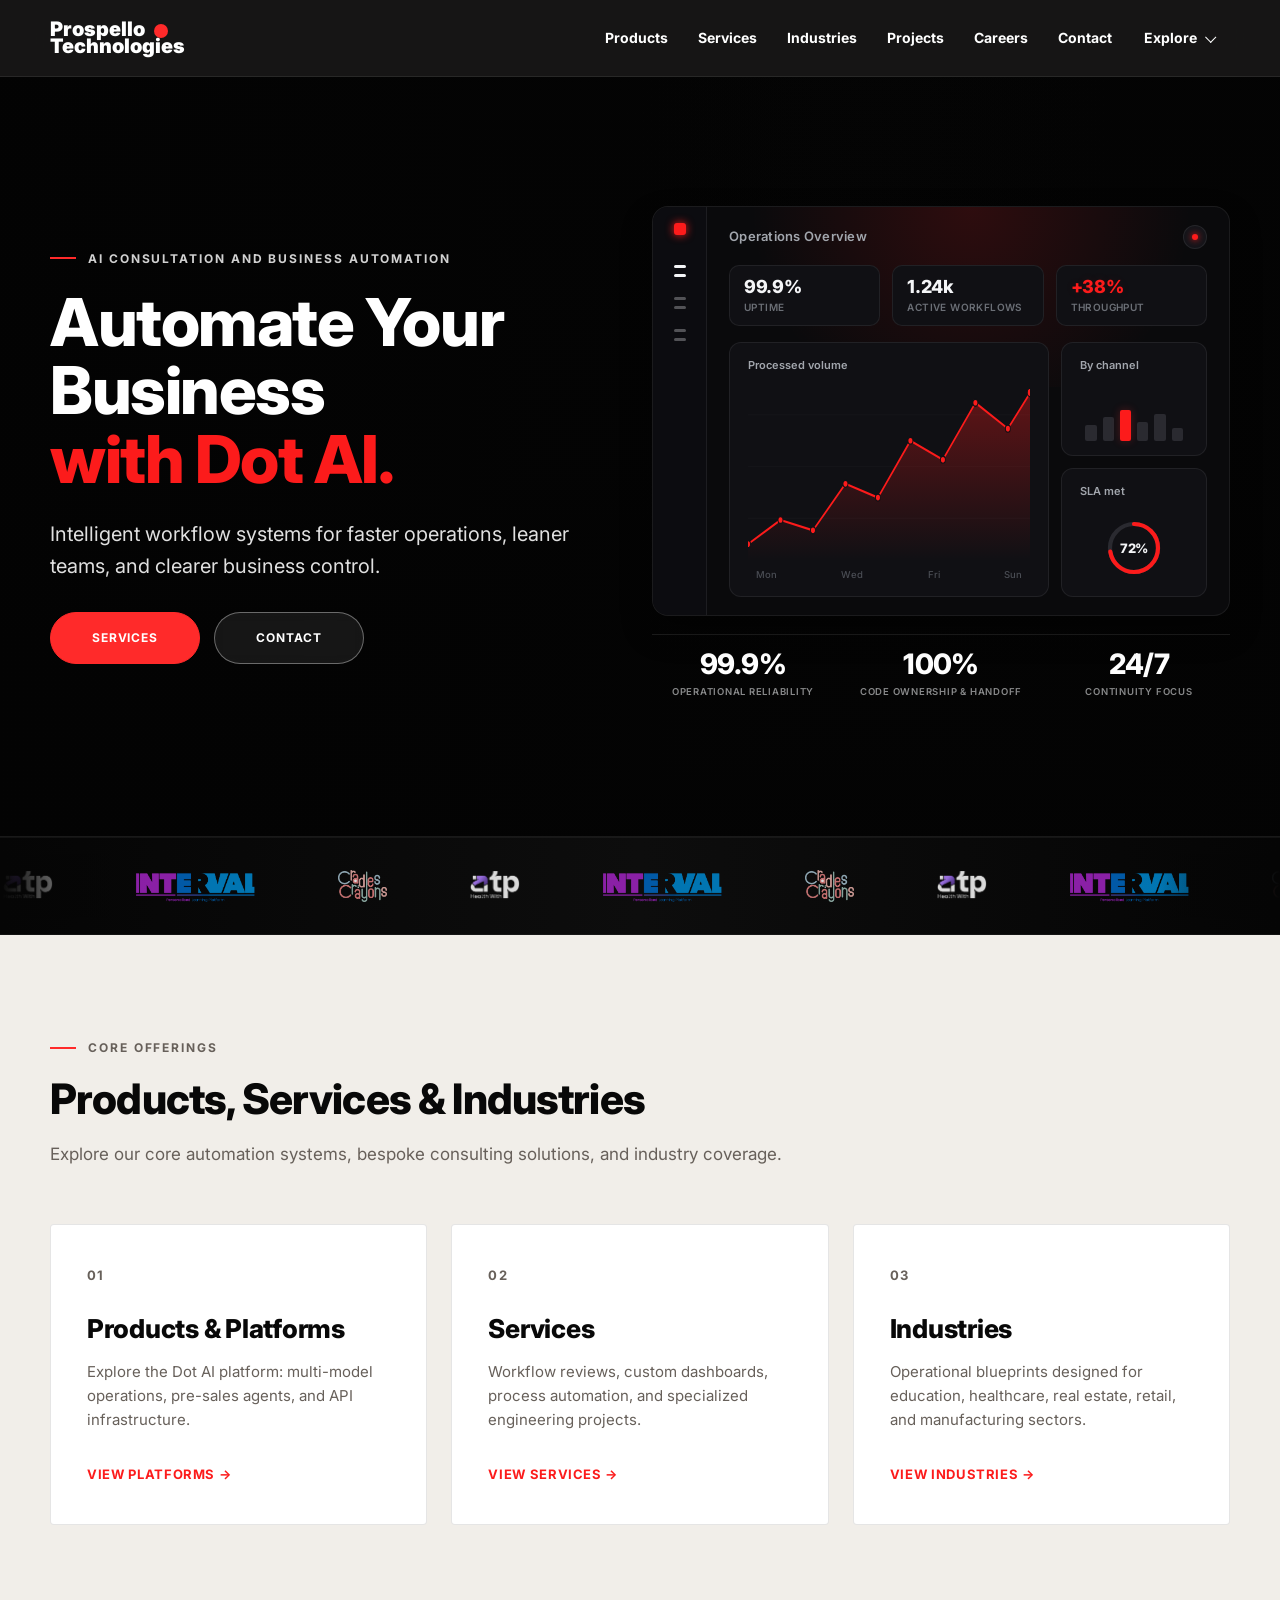
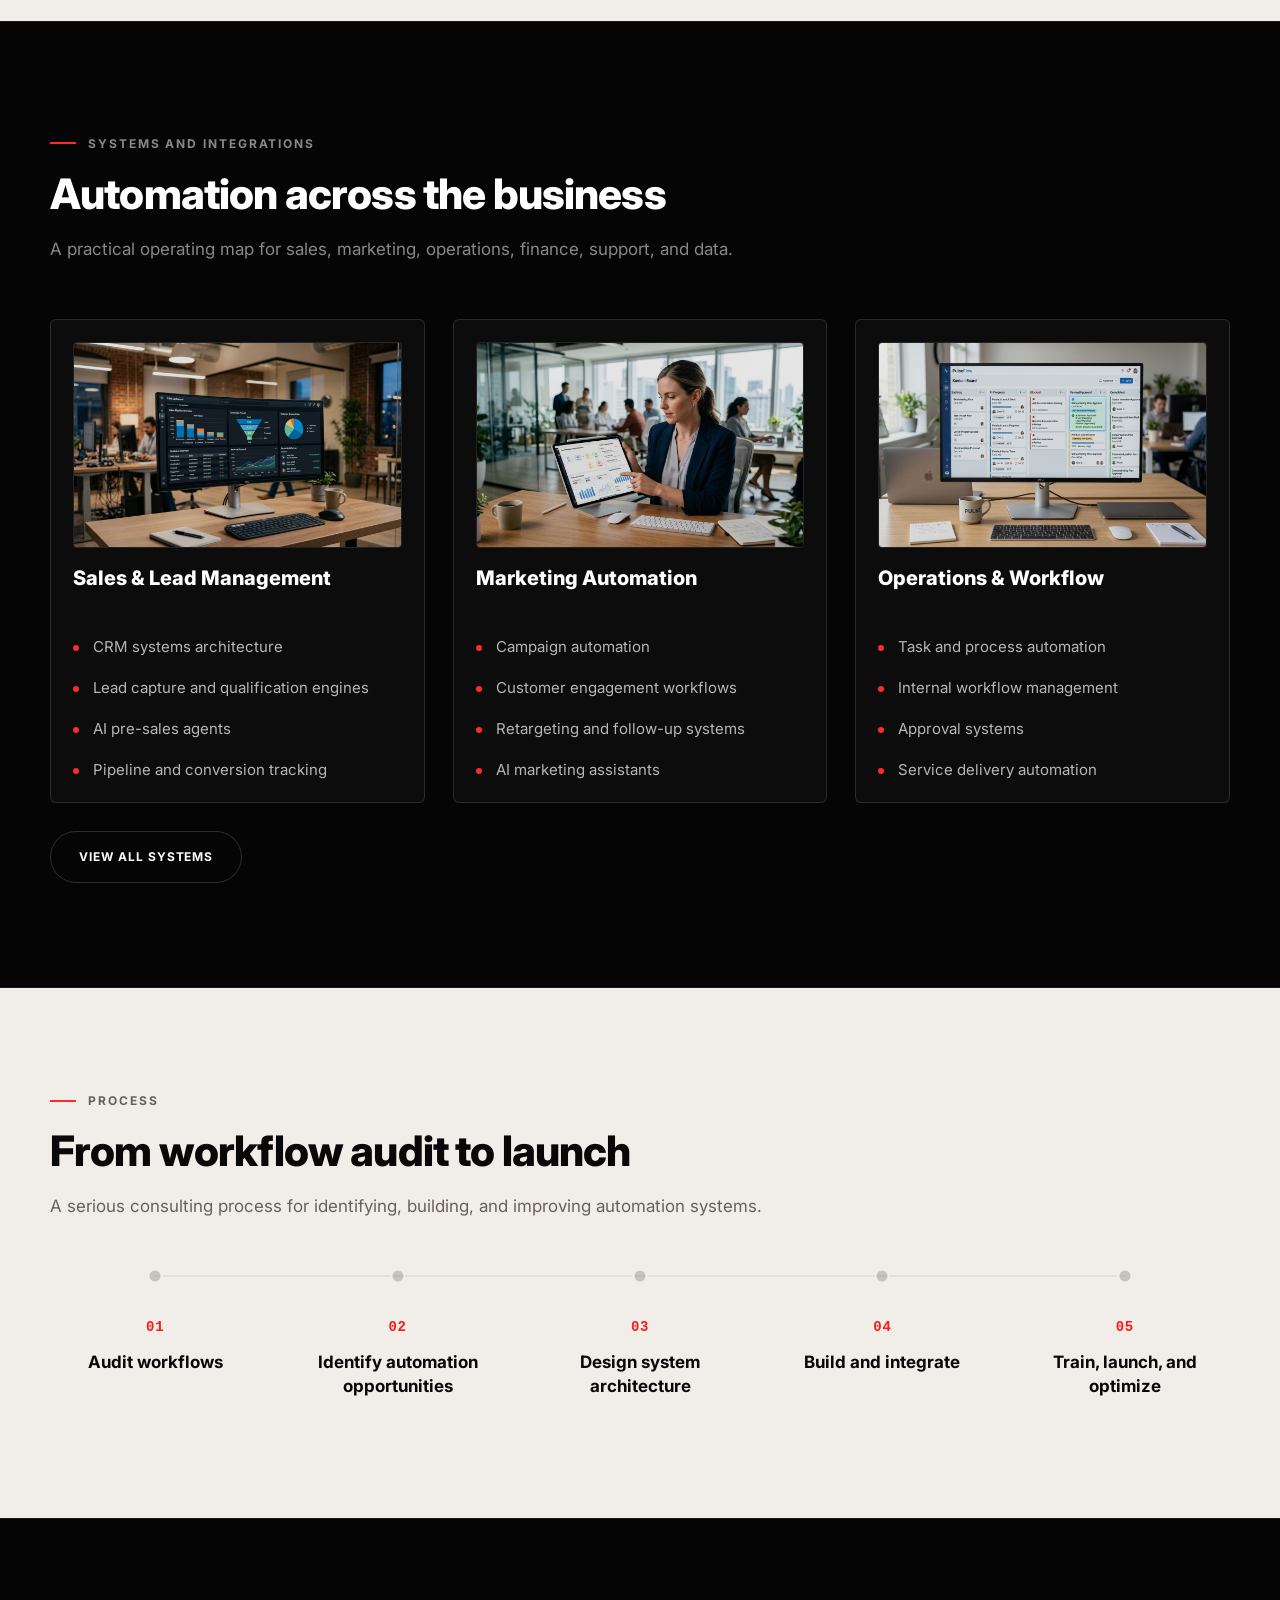
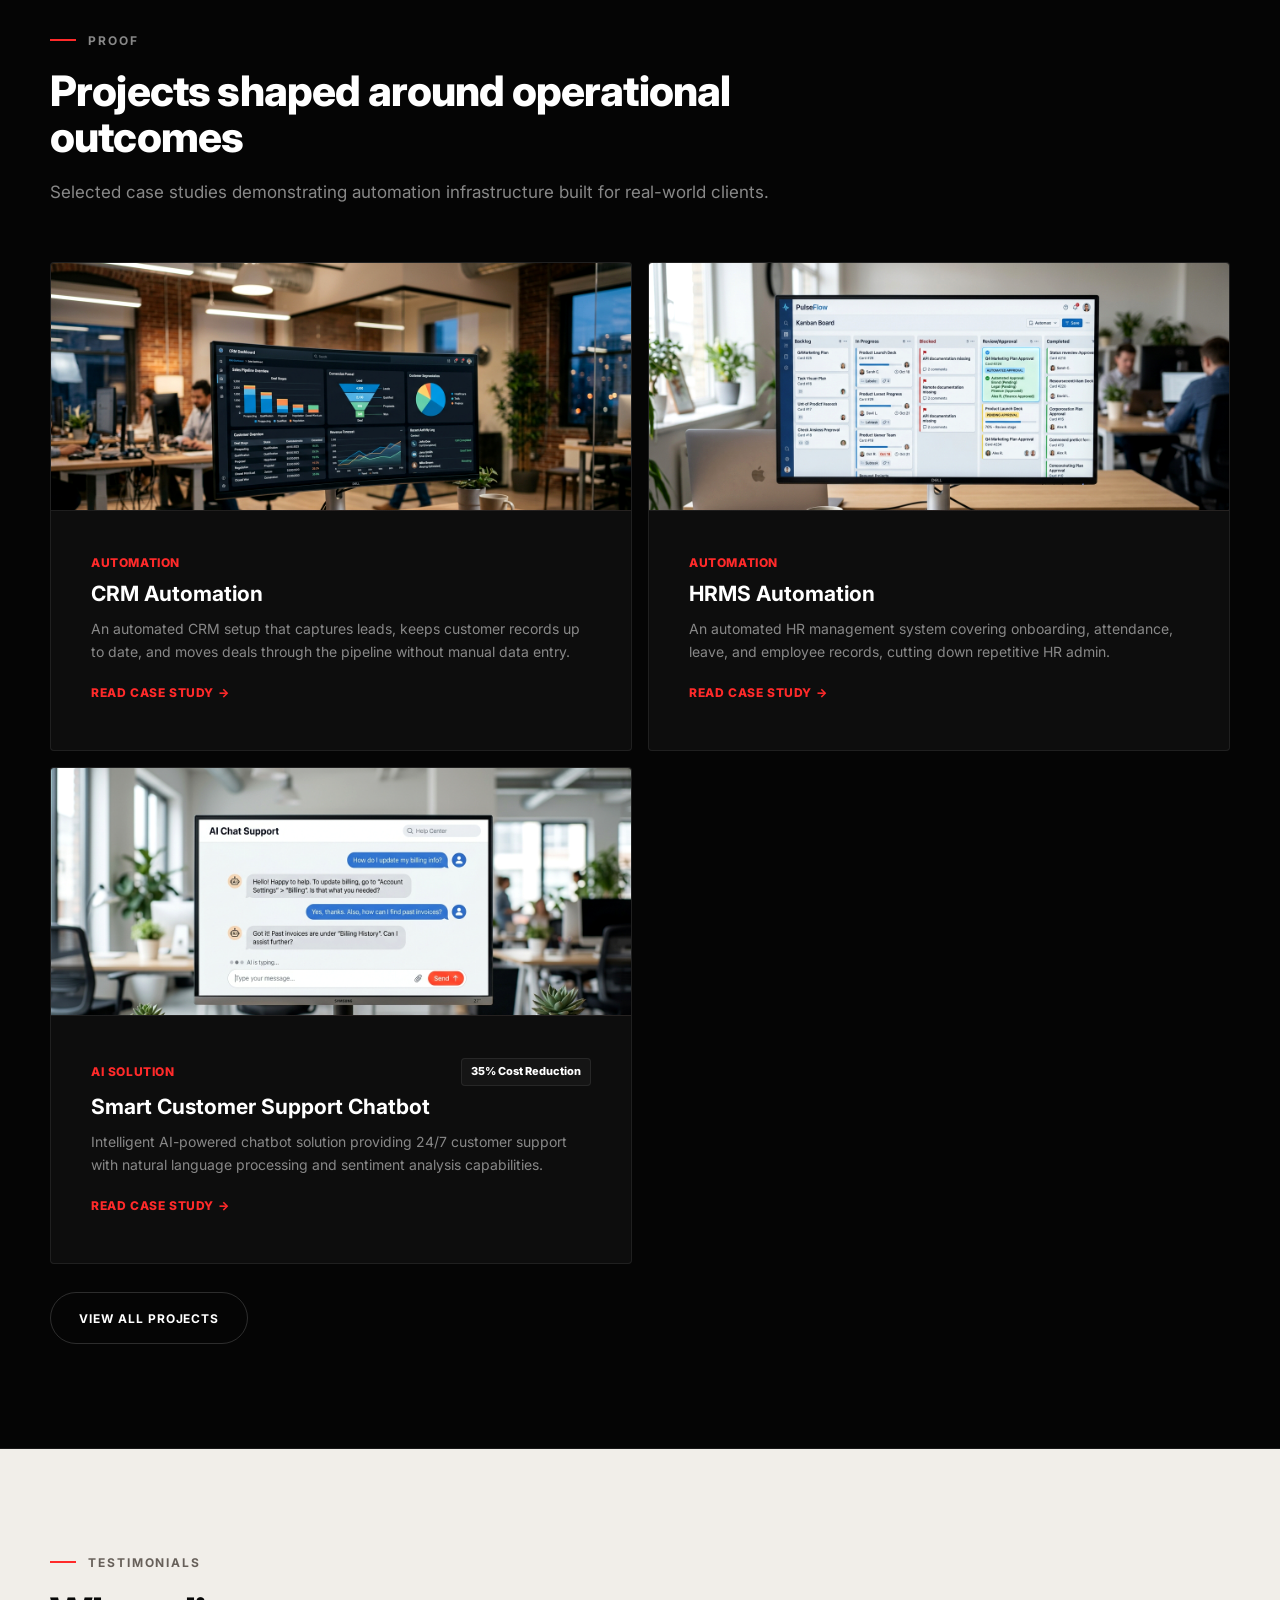
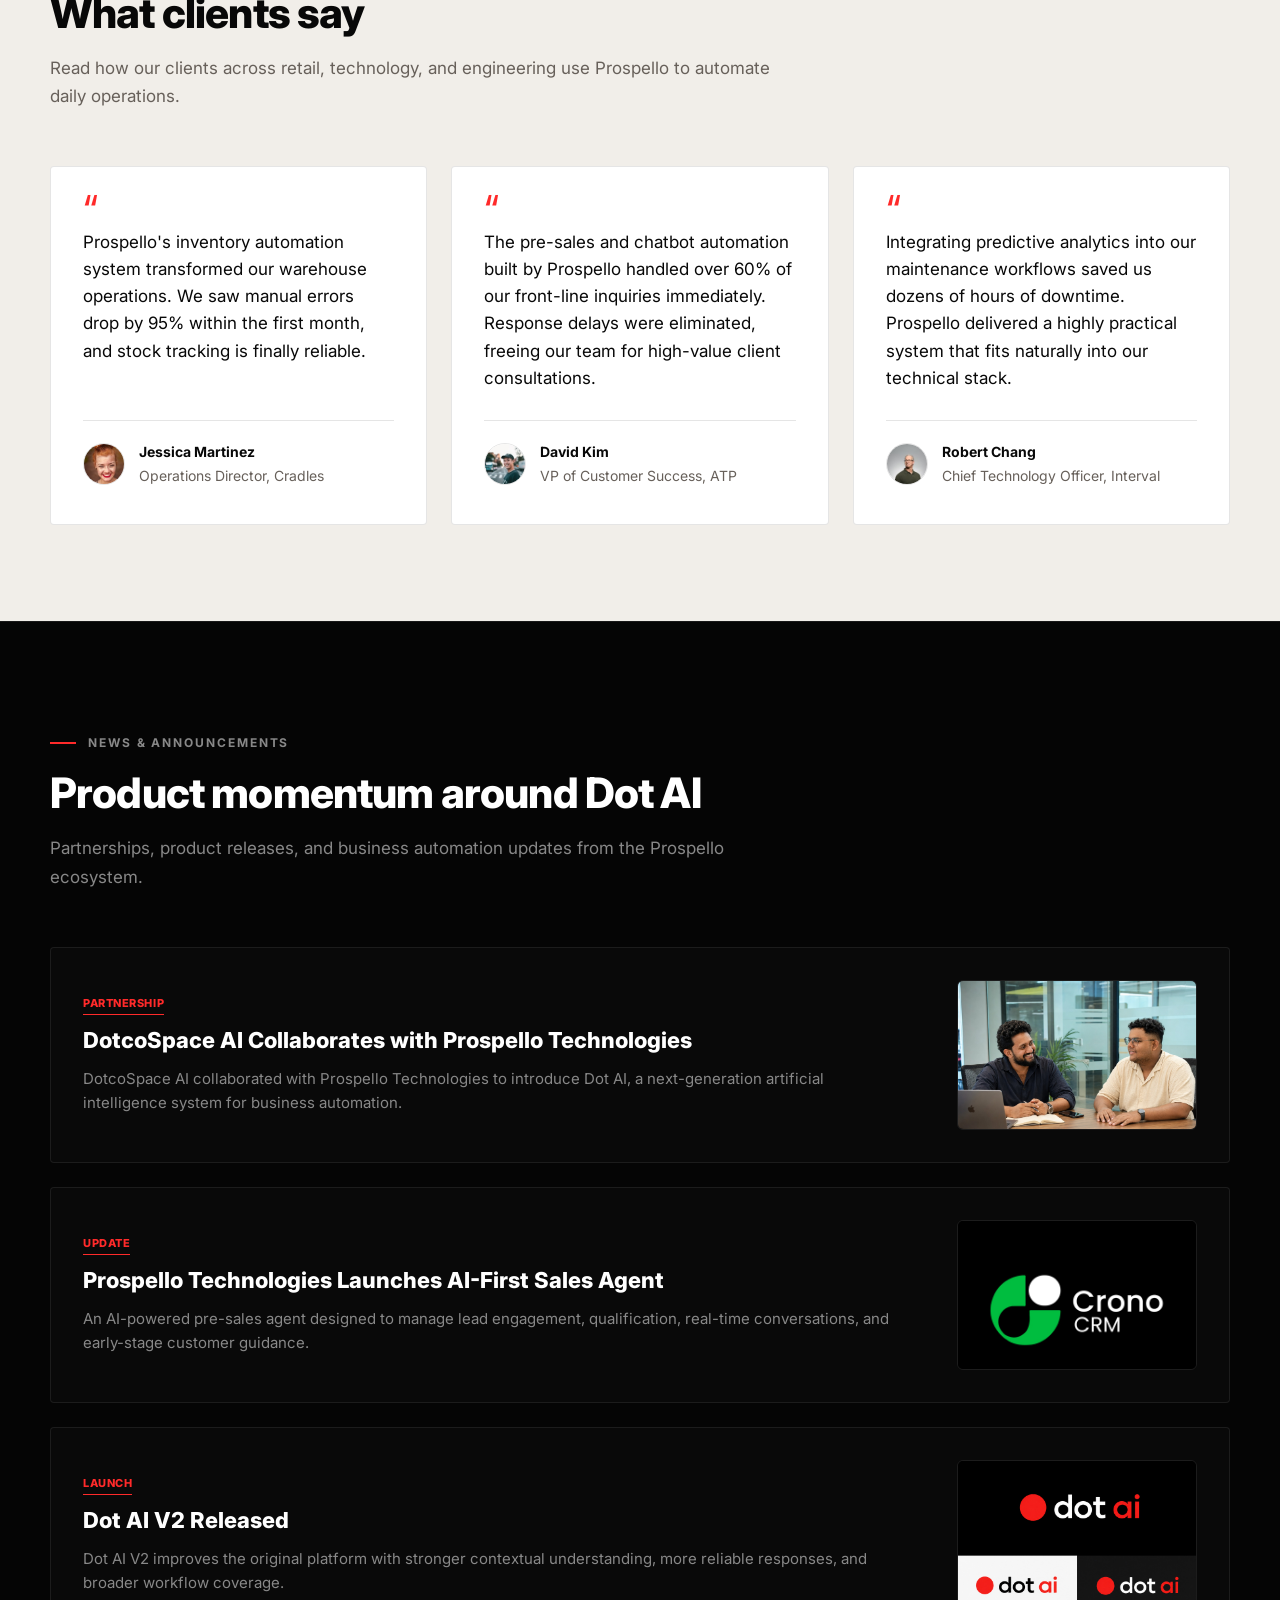
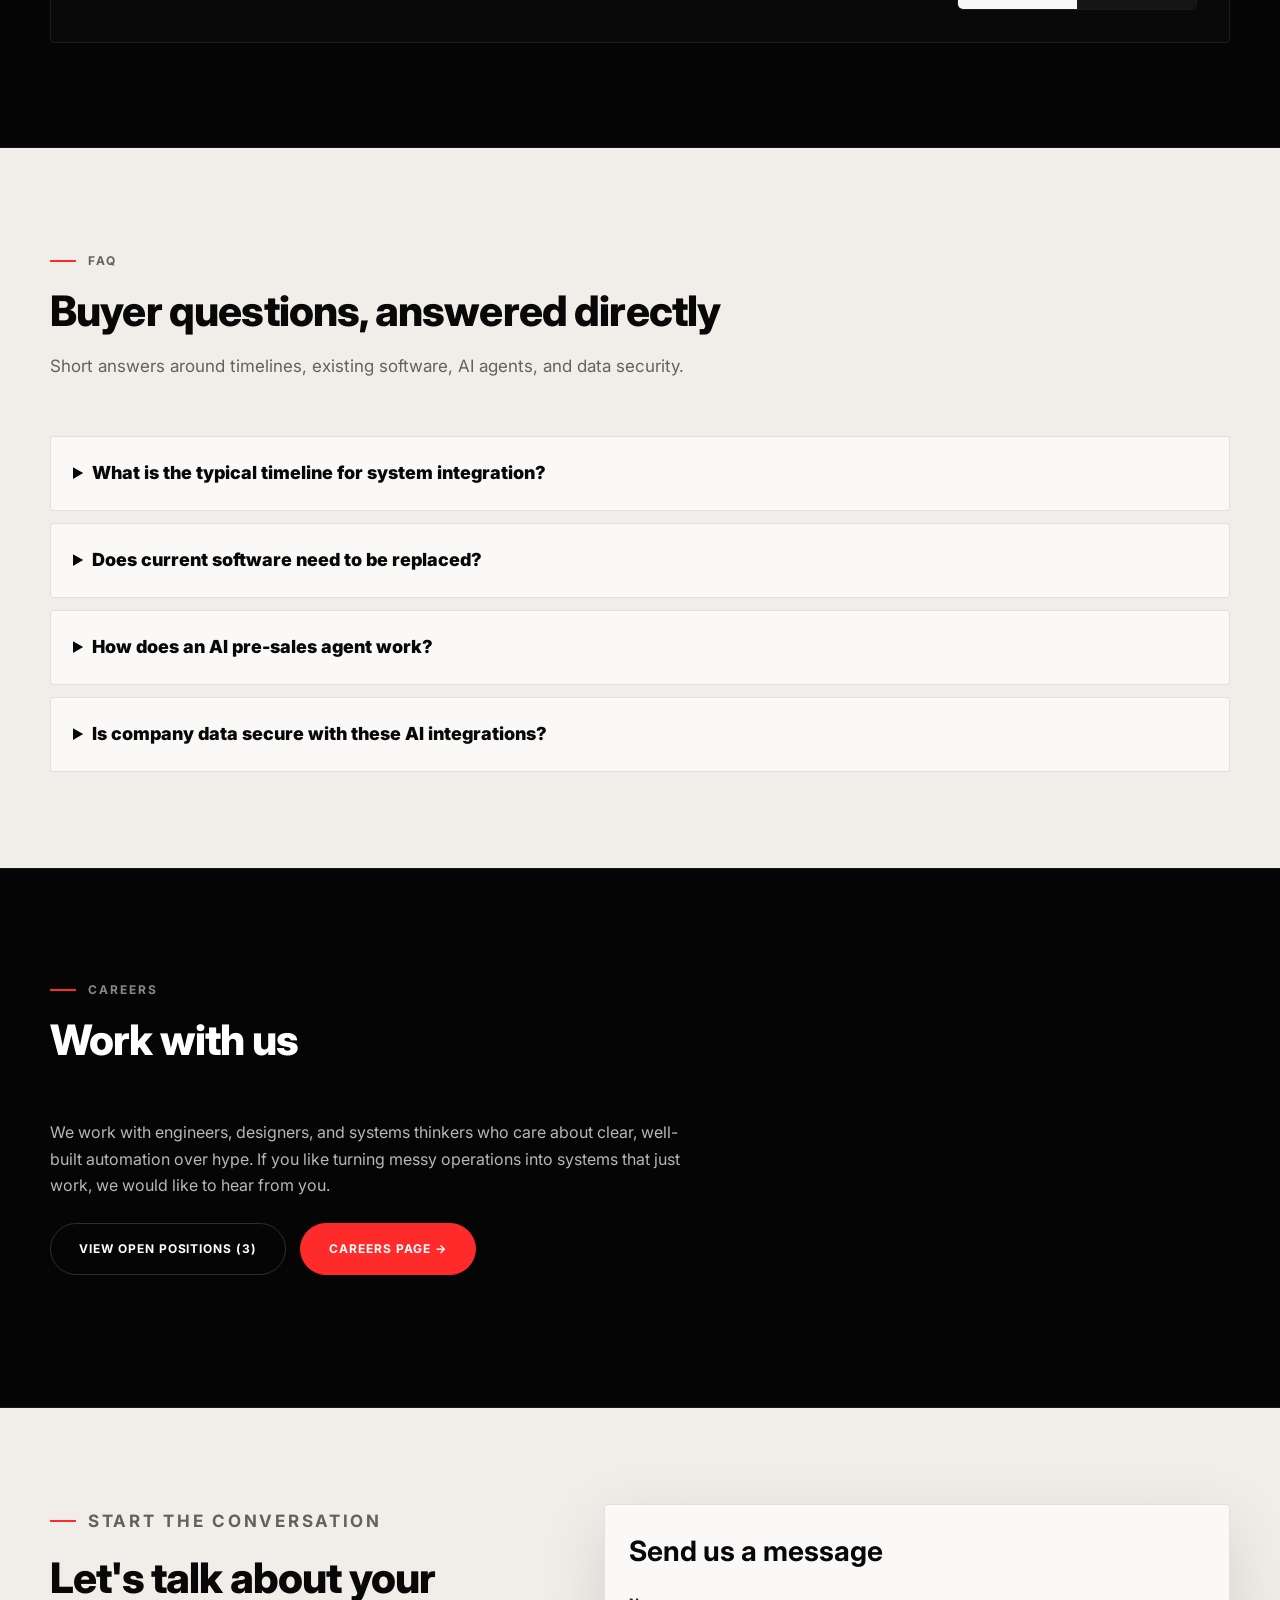
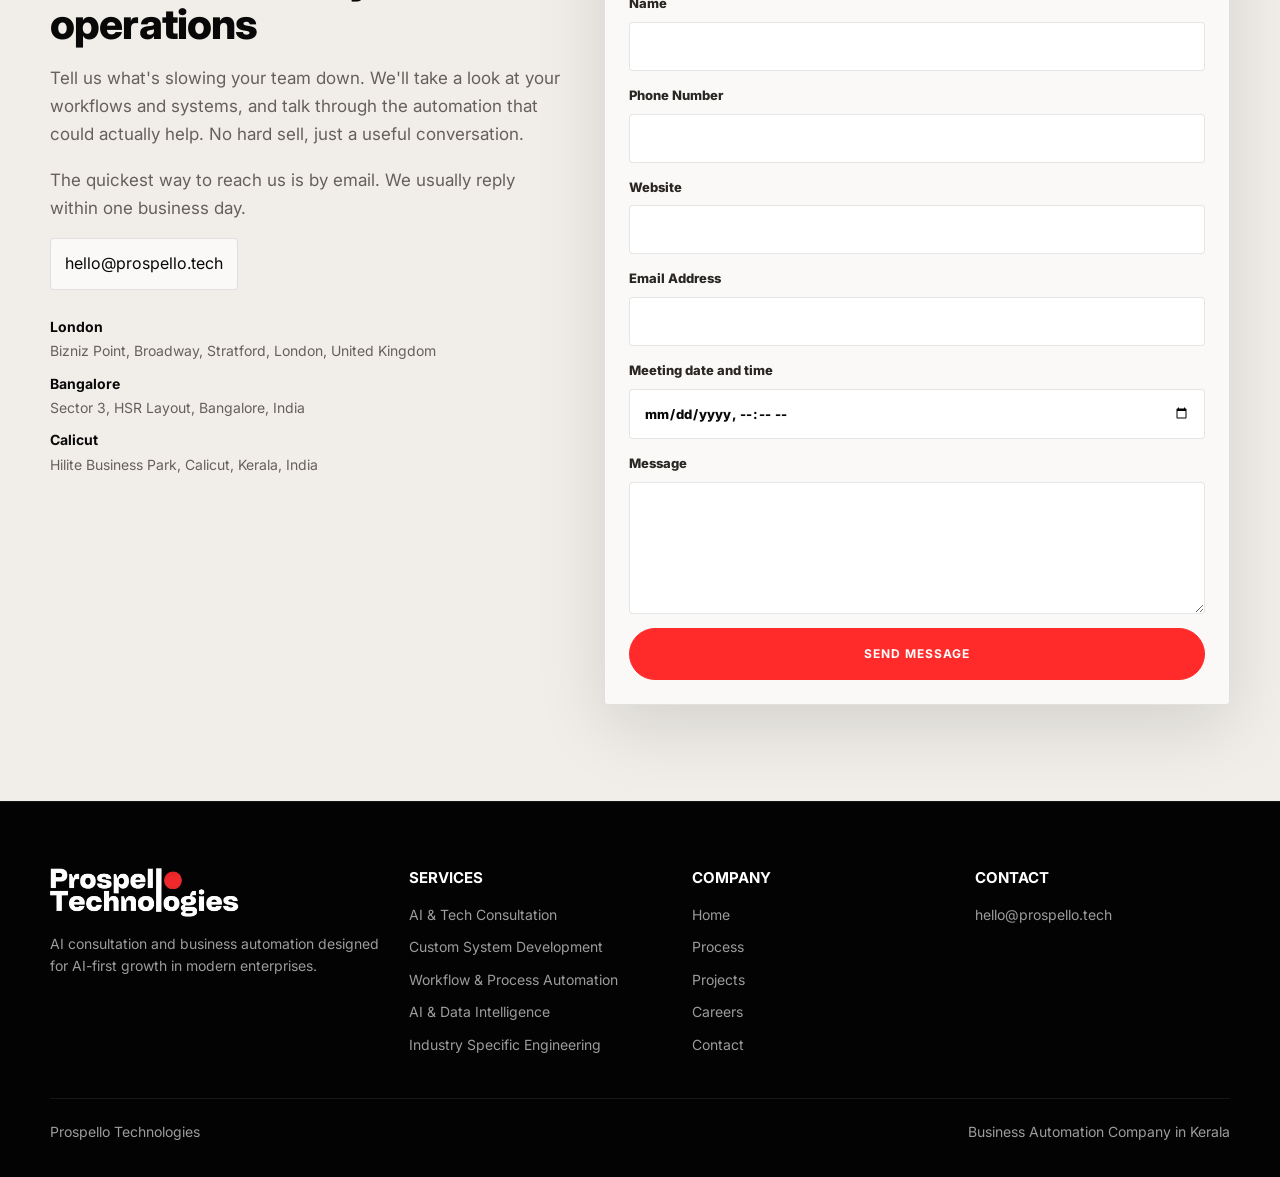
<file: index.html>
<!doctype html>
<html lang="en">
<head>
  <meta charset="utf-8">
  <meta name="viewport" content="width=device-width, initial-scale=1">
  <title>PROSPELLO</title>
  <meta name="description" content="AI consultation and business automation designed for AI-first growth in modern enterprises.">
  <link rel="canonical" href="https://prospello.tech">
  <link rel="icon" href="static/website/assets/favicon.ico" sizes="any">
  <link rel="icon" href="static/website/assets/favicon.png" type="image/png">
  <link rel="preconnect" href="https://fonts.googleapis.com">
  <link rel="preconnect" href="https://fonts.gstatic.com" crossorigin>
  <link href="https://fonts.googleapis.com/css2?family=Inter:wght@300;400;500;600;700;800;900&display=swap" rel="stylesheet">
  <link rel="stylesheet" href="static/website/css/site.css">
</head>
<body>
  <a class="skip-link" href="index.html#main">Skip to content</a>
  
<header class="site-header">
  <nav class="nav-shell" aria-label="Primary navigation">
    <a class="brand-mark" href="index.html" aria-label="Prospello home">
      <span>Prospello</span>
      <span>Technologies</span>
      <i aria-hidden="true"></i>
    </a>
    <div class="nav-actions">
      <div class="nav-links" data-nav-menu>
        <div class="nav-links-primary">
          
            <a class="nav-link" href="products/index.html">Products</a>
          
            <a class="nav-link" href="services/index.html">Services</a>
          
            <a class="nav-link" href="industries/index.html">Industries</a>
          
            <a class="nav-link" href="projects/index.html">Projects</a>
          
            <a class="nav-link" href="careers/index.html">Careers</a>
          
            <a class="nav-link" href="contact/index.html">Contact</a>
          
          <div class="nav-dropdown" data-nav-dropdown>
            <button class="nav-link-button" type="button" aria-expanded="false" aria-controls="nav-explore-panel" data-nav-dropdown-toggle>
              <span>Explore</span>
              <span class="nav-link-caret" aria-hidden="true"></span>
            </button>
            <div class="nav-mega-panel" id="nav-explore-panel" data-nav-dropdown-panel>
              <div class="nav-mega-desktop">
                <div class="nav-mega-columns">
                  
                    <section class="nav-mega-section" aria-label="Services">
                      <p>Services</p>
                      <div class="nav-section-list">
                        
                          <a class="nav-mega-link" href="services/ai-tech-consultation/index.html">
                            <strong>AI &amp; Tech Consultation</strong>
                          </a>
                        
                          <a class="nav-mega-link" href="services/custom-system-development/index.html">
                            <strong>Custom System Development</strong>
                          </a>
                        
                          <a class="nav-mega-link" href="services/workflow-process-automation/index.html">
                            <strong>Workflow &amp; Process Automation</strong>
                          </a>
                        
                          <a class="nav-mega-link" href="services/ai-data-intelligence/index.html">
                            <strong>AI &amp; Data Intelligence</strong>
                          </a>
                        
                          <a class="nav-mega-link" href="services/industry-specific-engineering/index.html">
                            <strong>Industry Specific Engineering</strong>
                          </a>
                        
                      </div>
                    </section>
                  
                    <section class="nav-mega-section" aria-label="Industries">
                      <p>Industries</p>
                      <div class="nav-section-list">
                        
                          <a class="nav-mega-link" href="industries/index.html">
                            <strong>Education &amp; Training</strong>
                          </a>
                        
                          <a class="nav-mega-link" href="industries/index.html">
                            <strong>Healthcare &amp; Clinics</strong>
                          </a>
                        
                          <a class="nav-mega-link" href="industries/index.html">
                            <strong>Real Estate &amp; Property Management</strong>
                          </a>
                        
                          <a class="nav-mega-link" href="industries/index.html">
                            <strong>Ecommerce &amp; Retail</strong>
                          </a>
                        
                          <a class="nav-mega-link" href="industries/index.html">
                            <strong>Manufacturing &amp; B2B Distribution</strong>
                          </a>
                        
                      </div>
                    </section>
                  
                    <section class="nav-mega-section" aria-label="Company / Platform">
                      <p>Company / Platform</p>
                      <div class="nav-section-list">
                        
                          <a class="nav-mega-link" href="products/index.html">
                            <strong>Dot AI Platform</strong>
                          </a>
                        
                          <a class="nav-mega-link" href="index.html#process">
                            <strong>Process</strong>
                          </a>
                        
                          <a class="nav-mega-link" href="projects/index.html">
                            <strong>Projects</strong>
                          </a>
                        
                          <a class="nav-mega-link" href="careers/index.html">
                            <strong>Careers</strong>
                          </a>
                        
                          <a class="nav-mega-link" href="contact/index.html">
                            <strong>Contact</strong>
                          </a>
                        
                      </div>
                    </section>
                  
                </div>
              </div>
              <div class="nav-mega-mobile">
                
                  <details class="nav-mobile-accordion" open>
                    <summary>Services</summary>
                    <div class="nav-mobile-links">
                      
                        <a class="nav-mega-link" href="services/ai-tech-consultation/index.html">
                          <strong>AI &amp; Tech Consultation</strong>
                        </a>
                      
                        <a class="nav-mega-link" href="services/custom-system-development/index.html">
                          <strong>Custom System Development</strong>
                        </a>
                      
                        <a class="nav-mega-link" href="services/workflow-process-automation/index.html">
                          <strong>Workflow &amp; Process Automation</strong>
                        </a>
                      
                        <a class="nav-mega-link" href="services/ai-data-intelligence/index.html">
                          <strong>AI &amp; Data Intelligence</strong>
                        </a>
                      
                        <a class="nav-mega-link" href="services/industry-specific-engineering/index.html">
                          <strong>Industry Specific Engineering</strong>
                        </a>
                      
                    </div>
                  </details>
                
                  <details class="nav-mobile-accordion">
                    <summary>Industries</summary>
                    <div class="nav-mobile-links">
                      
                        <a class="nav-mega-link" href="industries/index.html">
                          <strong>Education &amp; Training</strong>
                        </a>
                      
                        <a class="nav-mega-link" href="industries/index.html">
                          <strong>Healthcare &amp; Clinics</strong>
                        </a>
                      
                        <a class="nav-mega-link" href="industries/index.html">
                          <strong>Real Estate &amp; Property Management</strong>
                        </a>
                      
                        <a class="nav-mega-link" href="industries/index.html">
                          <strong>Ecommerce &amp; Retail</strong>
                        </a>
                      
                        <a class="nav-mega-link" href="industries/index.html">
                          <strong>Manufacturing &amp; B2B Distribution</strong>
                        </a>
                      
                    </div>
                  </details>
                
                  <details class="nav-mobile-accordion">
                    <summary>Company / Platform</summary>
                    <div class="nav-mobile-links">
                      
                        <a class="nav-mega-link" href="products/index.html">
                          <strong>Dot AI Platform</strong>
                        </a>
                      
                        <a class="nav-mega-link" href="index.html#process">
                          <strong>Process</strong>
                        </a>
                      
                        <a class="nav-mega-link" href="projects/index.html">
                          <strong>Projects</strong>
                        </a>
                      
                        <a class="nav-mega-link" href="careers/index.html">
                          <strong>Careers</strong>
                        </a>
                      
                        <a class="nav-mega-link" href="contact/index.html">
                          <strong>Contact</strong>
                        </a>
                      
                    </div>
                  </details>
                
              </div>
            </div>
          </div>
        </div>
      </div>
      <button class="nav-toggle" type="button" aria-label="Open menu" aria-expanded="false" data-nav-toggle>
        <span></span>
        <span></span>
      </button>
    </div>
  </nav>
</header>

  <main id="main">
    
<!-- 1. Landing / hero -->
<section class="hero">
  <div class="hero-inner">
    <div class="hero-copy reveal">
      <p class="eyebrow">AI consultation and business automation</p>
      <h1>Automate Your Business <span>with Dot AI.</span></h1>
      <p>Intelligent workflow systems for faster operations, leaner teams, and clearer business control.</p>

      <div class="button-row">
        <a class="button button-primary" href="services/index.html">SERVICES</a>
        <a class="button button-secondary" href="contact/index.html">CONTACT</a>
      </div>
    </div>

    <!-- Right Side: Interactive Operations Dashboard Widget -->
    <div class="hero-dashboard-wrap reveal">
      <div class="ops-dashboard-container">
        
        <!-- Sidebar / Left Rail -->
        <aside class="ops-sidebar" aria-hidden="true">
          <div class="ops-logo"></div>
          <nav class="ops-nav-items">
            <div class="ops-nav-group active">
              <span class="ops-nav-bar"></span>
              <span class="ops-nav-bar"></span>
            </div>
            <div class="ops-nav-group">
              <span class="ops-nav-bar"></span>
              <span class="ops-nav-bar"></span>
            </div>
            <div class="ops-nav-group">
              <span class="ops-nav-bar"></span>
              <span class="ops-nav-bar"></span>
            </div>
          </nav>
        </aside>

        <!-- Main Dashboard Content -->
        <main class="ops-main">
          
          <!-- Header -->
          <header class="ops-header">
            <span class="ops-header-title">Operations Overview</span>
            <div class="ops-status-indicator" title="All systems operational">
              <span class="ops-status-dot"></span>
            </div>
          </header>

          <!-- KPI Grid -->
          <section class="ops-kpi-grid" aria-label="Key Performance Indicators">
            <div class="ops-kpi-card">
              <span class="ops-kpi-value" data-metric="uptime">99.9%</span>
              <span class="ops-kpi-label">Uptime</span>
            </div>
            <div class="ops-kpi-card">
              <span class="ops-kpi-value" data-metric="workflows">1.24k</span>
              <span class="ops-kpi-label">Active workflows</span>
            </div>
            <div class="ops-kpi-card">
              <span class="ops-kpi-value accent" data-metric="throughput">+38%</span>
              <span class="ops-kpi-label">Throughput</span>
            </div>
          </section>

          <!-- Charts Row -->
          <section class="ops-viz-section">
            
            <!-- Processed Volume Area Chart -->
            <div class="ops-viz-card">
              <h2 class="ops-viz-card-title">Processed volume</h2>
              <div class="ops-chart-container">
                <svg class="ops-chart-svg" viewBox="0 0 452 200" preserveAspectRatio="none">
                  <defs>
                    <linearGradient id="chart-gradient" x1="0" y1="0" x2="0" y2="1">
                      <stop offset="0%" stop-color="#fc1b1b" stop-opacity="0.34"/>
                      <stop offset="100%" stop-color="#fc1b1b" stop-opacity="0"/>
                    </linearGradient>
                  </defs>
                  
                  <line class="ops-chart-gridline" x1="0" y1="30" x2="452" y2="30"></line>
                  <line class="ops-chart-gridline" x1="0" y1="90" x2="452" y2="90"></line>
                  <line class="ops-chart-gridline" x1="0" y1="150" x2="452" y2="150"></line>
                  <line class="ops-chart-gridline" x1="0" y1="200" x2="452" y2="200"></line>

                  <path class="ops-chart-path-bg" d="M0 180 L52 152 L104 164 L156 110 L208 126 L260 60 L312 82 L364 16 L416 46 L452 4 L452 200 L0 200 Z"></path>
                  <path class="ops-chart-line" d="M0 180 L52 152 L104 164 L156 110 L208 126 L260 60 L312 82 L364 16 L416 46 L452 4"></path>

                  <circle class="ops-chart-point" cx="0" cy="180" r="4" data-day="Monday" data-value="1,200 volumes"></circle>
                  <circle class="ops-chart-point" cx="52" cy="152" r="4" data-day="Tuesday" data-value="1,800 volumes"></circle>
                  <circle class="ops-chart-point" cx="104" cy="164" r="4" data-day="Wednesday" data-value="1,540 volumes"></circle>
                  <circle class="ops-chart-point" cx="156" cy="110" r="4" data-day="Thursday" data-value="2,600 volumes"></circle>
                  <circle class="ops-chart-point" cx="208" cy="126" r="4" data-day="Friday" data-value="2,320 volumes"></circle>
                  <circle class="ops-chart-point" cx="260" cy="60" r="4" data-day="Saturday" data-value="3,600 volumes"></circle>
                  <circle class="ops-chart-point" cx="312" cy="82" r="4" data-day="Sunday" data-value="3,240 volumes"></circle>
                  <circle class="ops-chart-point" cx="364" cy="16" r="4" data-day="Mon (W2)" data-value="4,560 volumes"></circle>
                  <circle class="ops-chart-point" cx="416" cy="46" r="4" data-day="Tue (W2)" data-value="3,900 volumes"></circle>
                  <circle class="ops-chart-point" cx="452" cy="4" r="5" data-day="Wed (W2)" data-value="4,800 volumes"></circle>
                </svg>

                <div class="ops-chart-tooltip"></div>
                <div class="ops-chart-ticks-x">
                  <span>Mon</span>
                  <span>Wed</span>
                  <span>Fri</span>
                  <span>Sun</span>
                </div>
              </div>
            </div>

            <!-- Side Panels (Bar Chart & SLA Met Gauge) -->
            <div class="ops-right-panel">
              <div class="ops-viz-card">
                <h2 class="ops-viz-card-title">By channel</h2>
                <div class="ops-bar-chart">
                  <div class="ops-bar-wrapper" data-label="API" title="API: 32%">
                    <div class="ops-bar"></div>
                  </div>
                  <div class="ops-bar-wrapper" data-label="Web" title="Web: 50%">
                    <div class="ops-bar"></div>
                  </div>
                  <div class="ops-bar-wrapper" data-label="App" title="App: 64%">
                    <div class="ops-bar highlight"></div>
                  </div>
                  <div class="ops-bar-wrapper" data-label="Hooks" title="Hooks: 40%">
                    <div class="ops-bar"></div>
                  </div>
                  <div class="ops-bar-wrapper" data-label="CRM" title="CRM: 56%">
                    <div class="ops-bar"></div>
                  </div>
                  <div class="ops-bar-wrapper" data-label="CLI" title="CLI: 26%">
                    <div class="ops-bar"></div>
                  </div>
                </div>
              </div>

              <div class="ops-viz-card">
                <h2 class="ops-viz-card-title">SLA met</h2>
                <div class="ops-gauge-container">
                  <svg class="ops-gauge-svg" viewBox="0 0 100 100">
                    <circle class="ops-gauge-bg" cx="50" cy="50" r="40"></circle>
                    <circle class="ops-gauge-fill" cx="50" cy="50" r="40"></circle>
                  </svg>
                  <div class="ops-gauge-text">0%</div>
                </div>
              </div>
            </div>

          </section>
        </main>
      </div>

      <!-- Key Metrics Band -->
      <div class="ops-metrics-band">
        <div class="ops-metric-item">
          <span class="ops-metric-value">99.9%</span>
          <span class="ops-metric-label">Operational Reliability</span>
        </div>
        <div class="ops-metric-item">
          <span class="ops-metric-value">100%</span>
          <span class="ops-metric-label">Code Ownership &amp; Handoff</span>
        </div>
        <div class="ops-metric-item">
          <span class="ops-metric-value">24/7</span>
          <span class="ops-metric-label">Continuity Focus</span>
        </div>
      </div>
    </div>
  </div>
</section>

<!-- 2. Company logos showreel -->
<section class="marquee" aria-label="Companies we worked with">
  <div class="marquee-wrapper">
    <div class="marquee-content">
      <div class="marquee-group">
        <img src="static/website/assets/client-atp-logo-white.png" alt="ATP">
        <img src="static/website/assets/client-interval-logo.png" alt="Interval">
        <img src="static/website/assets/client-cradles-logo.png" alt="Cradles">
        <img src="static/website/assets/client-atp-logo-white.png" alt="ATP">
        <img src="static/website/assets/client-interval-logo.png" alt="Interval">
        <img src="static/website/assets/client-cradles-logo.png" alt="Cradles">
      </div>
      <div class="marquee-group" aria-hidden="true">
        <img src="static/website/assets/client-atp-logo-white.png" alt="ATP">
        <img src="static/website/assets/client-interval-logo.png" alt="Interval">
        <img src="static/website/assets/client-cradles-logo.png" alt="Cradles">
        <img src="static/website/assets/client-atp-logo-white.png" alt="ATP">
        <img src="static/website/assets/client-interval-logo.png" alt="Interval">
        <img src="static/website/assets/client-cradles-logo.png" alt="Cradles">
      </div>
    </div>
  </div>
</section>

<!-- 3. Products & Platforms — Services — Industries (Three-Card Gateway) -->
<section class="section-pad gateway-section">
  <div class="section-header reveal">
  <p>Core Offerings</p>
  <h2>Products, Services & Industries</h2>
  <span>Explore our core automation systems, bespoke consulting solutions, and industry coverage.</span>
</div>

  <div class="gateway-grid">
    <a href="products/index.html" class="gateway-card reveal">
      <div class="gateway-card-inner">
        <span class="gateway-card-num">01</span>
        <h3>Products & Platforms</h3>
        <p>Explore the Dot AI platform: multi-model operations, pre-sales agents, and API infrastructure.</p>
        <span class="gateway-card-link">View Platforms &rarr;</span>
      </div>
    </a>
    <a href="services/index.html" class="gateway-card reveal">
      <div class="gateway-card-inner">
        <span class="gateway-card-num">02</span>
        <h3>Services</h3>
        <p>Workflow reviews, custom dashboards, process automation, and specialized engineering projects.</p>
        <span class="gateway-card-link">View Services &rarr;</span>
      </div>
    </a>
    <a href="industries/index.html" class="gateway-card reveal">
      <div class="gateway-card-inner">
        <span class="gateway-card-num">03</span>
        <h3>Industries</h3>
        <p>Operational blueprints designed for education, healthcare, real estate, retail, and manufacturing sectors.</p>
        <span class="gateway-card-link">View Industries &rarr;</span>
      </div>
    </a>
  </div>
</section>

<!-- 4. Systems and Integrations (Dark Section, Non-card layout) -->
<section class="section-pad systems-section dark-section">
  <div class="section-header reveal">
  <p>Systems and integrations</p>
  <h2>Automation across the business</h2>
  <span>A practical operating map for sales, marketing, operations, finance, support, and data.</span>
</div>

  <div class="systems-grid" data-systems-grid>
    
      <div class="system-card reveal">
        <div class="system-card-visual">
          <img src="static/website/assets/generated-system-sales-lead-management.png" alt="Sales &amp; Lead Management illustration">
        </div>
        <h3>Sales &amp; Lead Management</h3>
        <ul class="system-items-list">
          
            <li>CRM systems architecture</li>
          
            <li>Lead capture and qualification engines</li>
          
            <li>AI pre-sales agents</li>
          
            <li>Pipeline and conversion tracking</li>
          
        </ul>
      </div>
    
      <div class="system-card reveal">
        <div class="system-card-visual">
          <img src="static/website/assets/generated-system-marketing-automation.png" alt="Marketing Automation illustration">
        </div>
        <h3>Marketing Automation</h3>
        <ul class="system-items-list">
          
            <li>Campaign automation</li>
          
            <li>Customer engagement workflows</li>
          
            <li>Retargeting and follow-up systems</li>
          
            <li>AI marketing assistants</li>
          
        </ul>
      </div>
    
      <div class="system-card reveal">
        <div class="system-card-visual">
          <img src="static/website/assets/generated-system-operations-workflow.png" alt="Operations &amp; Workflow illustration">
        </div>
        <h3>Operations &amp; Workflow</h3>
        <ul class="system-items-list">
          
            <li>Task and process automation</li>
          
            <li>Internal workflow management</li>
          
            <li>Approval systems</li>
          
            <li>Service delivery automation</li>
          
        </ul>
      </div>
    
      <div class="system-card reveal system-card-hidden">
        <div class="system-card-visual">
          <img src="static/website/assets/generated-system-finance-business-management.png" alt="Finance &amp; Business Management illustration">
        </div>
        <h3>Finance &amp; Business Management</h3>
        <ul class="system-items-list">
          
            <li>Custom ERP solutions</li>
          
            <li>Invoicing and billing systems</li>
          
            <li>Expense and financial tracking</li>
          
            <li>Reporting and compliance workflows</li>
          
        </ul>
      </div>
    
      <div class="system-card reveal system-card-hidden">
        <div class="system-card-visual">
          <img src="static/website/assets/generated-system-customer-experience.png" alt="Customer Experience illustration">
        </div>
        <h3>Customer Experience</h3>
        <ul class="system-items-list">
          
            <li>WhatsApp and chat automation</li>
          
            <li>Intelligent support systems</li>
          
            <li>Appointment and scheduling tools</li>
          
            <li>Customer lifecycle management</li>
          
        </ul>
      </div>
    
      <div class="system-card reveal system-card-hidden">
        <div class="system-card-visual">
          <img src="static/website/assets/generated-system-data-integration-layer.png" alt="Data &amp; Integration Layer illustration">
        </div>
        <h3>Data &amp; Integration Layer</h3>
        <ul class="system-items-list">
          
            <li>System integrations across tools</li>
          
            <li>Centralized dashboards</li>
          
            <li>Data synchronization</li>
          
            <li>API-based infrastructure</li>
          
        </ul>
      </div>
    
  </div>
  
    <div class="section-action">
      <button type="button" class="button button-secondary" data-systems-toggle aria-expanded="false">VIEW ALL SYSTEMS</button>
    </div>
  
</section>

<!-- 5. Process (Linear left-to-right arrow connectors) -->
<section class="section-pad process-section" id="process">
  <div class="section-header reveal">
  <p>Process</p>
  <h2>From workflow audit to launch</h2>
  <span>A serious consulting process for identifying, building, and improving automation systems.</span>
</div>

  <div class="process-line-horizontal reveal">
    
      <div class="process-step-item">
        <div class="process-step-header">
          <span class="process-step-num">01</span>
        </div>
        <h3>Audit workflows</h3>
      </div>
    
      <div class="process-step-item">
        <div class="process-step-header">
          <span class="process-step-num">02</span>
        </div>
        <h3>Identify automation opportunities</h3>
      </div>
    
      <div class="process-step-item">
        <div class="process-step-header">
          <span class="process-step-num">03</span>
        </div>
        <h3>Design system architecture</h3>
      </div>
    
      <div class="process-step-item">
        <div class="process-step-header">
          <span class="process-step-num">04</span>
        </div>
        <h3>Build and integrate</h3>
      </div>
    
      <div class="process-step-item">
        <div class="process-step-header">
          <span class="process-step-num">05</span>
        </div>
        <h3>Train, launch, and optimize</h3>
      </div>
    
  </div>
</section>

<!-- 6. Projects (Latest 3 Projects as Cards, Dark Section) -->
<section class="section-pad home-projects-section dark-section">
  <div class="section-header reveal">
  <p>Proof</p>
  <h2>Projects shaped around operational outcomes</h2>
  <span>Selected case studies demonstrating automation infrastructure built for real-world clients.</span>
</div>

  <div class="project-grid">
    
      <a href="projects/crm-automation/index.html" class="project-card reveal">
        <div class="project-visual">
          <img class="project-system" src="static/website/assets/generated-system-sales-lead-management.png" alt="CRM Automation">
          
        </div>
        <div class="project-card-content">
          <div class="project-card-meta">
            <span>Automation</span>
            
          </div>
          <h3>CRM Automation</h3>
          <p>An automated CRM setup that captures leads, keeps customer records up to date, and moves deals through the pipeline without manual data entry.</p>
          <span class="project-card-link">Read Case Study &rarr;</span>
        </div>
      </a>
    
      <a href="projects/hrms-automation/index.html" class="project-card reveal">
        <div class="project-visual">
          <img class="project-system" src="static/website/assets/generated-system-operations-workflow.png" alt="HRMS Automation">
          
        </div>
        <div class="project-card-content">
          <div class="project-card-meta">
            <span>Automation</span>
            
          </div>
          <h3>HRMS Automation</h3>
          <p>An automated HR management system covering onboarding, attendance, leave, and employee records, cutting down repetitive HR admin.</p>
          <span class="project-card-link">Read Case Study &rarr;</span>
        </div>
      </a>
    
      <a href="projects/smart-customer-support-chatbot/index.html" class="project-card reveal">
        <div class="project-visual">
          <img class="project-system" src="static/website/assets/generated-customer-support-chatbot.png" alt="Smart Customer Support Chatbot">
          
          <div class="project-logo-wrap">
            <img class="project-logo" src="static/website/assets/client-atp-logo-white.png" alt="">
          </div>
          
        </div>
        <div class="project-card-content">
          <div class="project-card-meta">
            <span>AI Solution</span>
            <span class="project-result-badge">35% Cost Reduction</span>
          </div>
          <h3>Smart Customer Support Chatbot</h3>
          <p>Intelligent AI-powered chatbot solution providing 24/7 customer support with natural language processing and sentiment analysis capabilities.</p>
          <span class="project-card-link">Read Case Study &rarr;</span>
        </div>
      </a>
    
  </div>
  <div class="section-action">
    <a class="button button-secondary" href="projects/index.html">VIEW ALL PROJECTS</a>
  </div>
</section>

<!-- 7. Testimonials -->
<section class="section-pad testimonials-section">
  <div class="section-header reveal">
  <p>Testimonials</p>
  <h2>What clients say</h2>
  <span>Read how our clients across retail, technology, and engineering use Prospello to automate daily operations.</span>
</div>

  <div class="testimonials-list reveal">
    
      <figure class="testimonial-row">
        <div class="testimonial-main">
          <blockquote>Prospello&#x27;s inventory automation system transformed our warehouse operations. We saw manual errors drop by 95% within the first month, and stock tracking is finally reliable.</blockquote>
          <figcaption class="testimonial-meta">
            
              <img class="testimonial-avatar-img" src="static/website/assets/testimonial-jessica-martinez.jpg" alt="Jessica Martinez">
            
            <div class="testimonial-meta-info">
              <strong>Jessica Martinez</strong>
              <span>Operations Director, Cradles</span>
            </div>
          </figcaption>
        </div>
      </figure>
    
      <figure class="testimonial-row">
        <div class="testimonial-main">
          <blockquote>The pre-sales and chatbot automation built by Prospello handled over 60% of our front-line inquiries immediately. Response delays were eliminated, freeing our team for high-value client consultations.</blockquote>
          <figcaption class="testimonial-meta">
            
              <img class="testimonial-avatar-img" src="static/website/assets/testimonial-david-kim.jpg" alt="David Kim">
            
            <div class="testimonial-meta-info">
              <strong>David Kim</strong>
              <span>VP of Customer Success, ATP</span>
            </div>
          </figcaption>
        </div>
      </figure>
    
      <figure class="testimonial-row">
        <div class="testimonial-main">
          <blockquote>Integrating predictive analytics into our maintenance workflows saved us dozens of hours of downtime. Prospello delivered a highly practical system that fits naturally into our technical stack.</blockquote>
          <figcaption class="testimonial-meta">
            
              <img class="testimonial-avatar-img" src="static/website/assets/testimonial-robert-chang.jpg" alt="Robert Chang">
            
            <div class="testimonial-meta-info">
              <strong>Robert Chang</strong>
              <span>Chief Technology Officer, Interval</span>
            </div>
          </figcaption>
        </div>
      </figure>
    
  </div>
</section>

<!-- 8. News & Announcements (Editorial List, Dark Section) -->
<section class="section-pad updates-section dark-section">
  <div class="section-header reveal">
  <p>News & Announcements</p>
  <h2>Product momentum around Dot AI</h2>
  <span>Partnerships, product releases, and business automation updates from the Prospello ecosystem.</span>
</div>

  <div class="updates-editorial-list reveal">
    
      <div class="update-editorial-row">
        <div class="update-left">
          <span class="update-badge">Partnership</span>
          <h3>DotcoSpace AI Collaborates with Prospello Technologies</h3>
          <p>DotcoSpace AI collaborated with Prospello Technologies to introduce Dot AI, a next-generation artificial intelligence system for business automation.</p>
        </div>
        <div class="update-right">
          <img src="static/website/assets/news-dotcospace-collaboration.jpeg" alt="DotcoSpace AI Collaborates with Prospello Technologies">
        </div>
      </div>
    
      <div class="update-editorial-row">
        <div class="update-left">
          <span class="update-badge">Update</span>
          <h3>Prospello Technologies Launches AI-First Sales Agent</h3>
          <p>An AI-powered pre-sales agent designed to manage lead engagement, qualification, real-time conversations, and early-stage customer guidance.</p>
        </div>
        <div class="update-right">
          <img src="static/website/assets/ai-presales-agent.jpeg" alt="Prospello Technologies Launches AI-First Sales Agent">
        </div>
      </div>
    
      <div class="update-editorial-row">
        <div class="update-left">
          <span class="update-badge">Launch</span>
          <h3>Dot AI V2 Released</h3>
          <p>Dot AI V2 improves the original platform with stronger contextual understanding, more reliable responses, and broader workflow coverage.</p>
        </div>
        <div class="update-right">
          <img src="static/website/assets/dot-ai-v2.jpeg" alt="Dot AI V2 Released">
        </div>
      </div>
    
  </div>
</section>

<!-- 9. FAQs (Details Accordion) -->
<section class="section-pad faq-section">
  <div class="section-header reveal">
  <p>FAQ</p>
  <h2>Buyer questions, answered directly</h2>
  <span>Short answers around timelines, existing software, AI agents, and data security.</span>
</div>

  <div class="faq-list">
    
      <details class="faq-item reveal">
        <summary>What is the typical timeline for system integration?</summary>
        <p>Timelines depend on the complexity of the current infrastructure. A standard CRM setup or marketing automation workflow usually takes 2-4 weeks. A full custom ERP system or comprehensive AI modeling project can take 2-3 months from audit to launch.</p>
      </details>
    
      <details class="faq-item reveal">
        <summary>Does current software need to be replaced?</summary>
        <p>Not always. Prospello can connect existing tools through a data and integration layer. Salesforce, HubSpot, industry-specific software, and internal tools can be connected through APIs, dashboards, and synchronization workflows.</p>
      </details>
    
      <details class="faq-item reveal">
        <summary>How does an AI pre-sales agent work?</summary>
        <p>The agent is trained on company information, pricing, FAQs, and sales workflows. It can sit on a website or WhatsApp, answer customer questions, qualify leads, and book appointments directly into a calendar.</p>
      </details>
    
      <details class="faq-item reveal">
        <summary>Is company data secure with these AI integrations?</summary>
        <p>Security is a core requirement. Automated workflows and data synchronization should run over encrypted API connections. Private company data should not be used to train public AI models.</p>
      </details>
    
  </div>
</section>

<!-- 10. Careers (Dark Section) -->
<section class="section-pad careers-section dark-section">
  <div class="section-header reveal">
  <p>Careers</p>
  <h2>Work with us</h2>
  
</div>

  <div class="careers-content reveal">
    <p class="careers-intro">We work with engineers, designers, and systems thinkers who care about clear, well-built automation over hype. If you like turning messy operations into systems that just work, we would like to hear from you.</p>

    <div class="careers-action">
      <button type="button" class="button button-secondary" data-careers-toggle aria-expanded="false" aria-controls="careers-openings">
        VIEW OPEN POSITIONS (3)
      </button>
      <a class="button button-primary" href="careers/index.html">CAREERS PAGE &rarr;</a>
    </div>

    <div class="careers-openings" id="careers-openings" data-careers-openings hidden>
      
        <div class="careers-list">
          
            <a href="careers/index.html" class="career-item reveal">
              <div class="career-item-content">
                <div class="career-item-header">
                  <h3>Automation Engineer</h3>
                  <span class="career-badge">Full-time / Calicut / Remote</span>
                </div>
                <p>Design and ship workflow automations and integrations that remove manual work for our clients across sales, operations, and support.</p>
              </div>
              <span class="career-item-link">Apply Now &rarr;</span>
            </a>
          
            <a href="careers/index.html" class="career-item reveal">
              <div class="career-item-content">
                <div class="career-item-header">
                  <h3>Full-Stack Developer</h3>
                  <span class="career-badge">Full-time / Bangalore / Remote</span>
                </div>
                <p>Build the custom apps, dashboards, and internal tools that sit on top of our automation systems.</p>
              </div>
              <span class="career-item-link">Apply Now &rarr;</span>
            </a>
          
            <a href="careers/index.html" class="career-item reveal">
              <div class="career-item-content">
                <div class="career-item-header">
                  <h3>AI Solutions Consultant</h3>
                  <span class="career-badge">Full-time / Remote</span>
                </div>
                <p>Run workflow reviews, scope automation opportunities, and shape the build order for client engagements.</p>
              </div>
              <span class="career-item-link">Apply Now &rarr;</span>
            </a>
          
        </div>
      
    </div>
  </div>
</section>

<!-- 11. Connect (Contact Block) -->
<section class="contact-section section-pad" id="contact">
  <div class="contact-copy reveal">
    <p class="eyebrow">Start the conversation</p>
    <h2>Let&#x27;s talk about your operations</h2>
    <p>Tell us what&#x27;s slowing your team down. We&#x27;ll take a look at your workflows and systems, and talk through the automation that could actually help. No hard sell, just a useful conversation.</p>
    <p class="contact-email-note">The quickest way to reach us is by email. We usually reply within one business day.</p>
    <div class="contact-links">
      <a href="mailto:hello@prospello.tech">hello@prospello.tech</a>
    </div>
    <ul class="location-list">
      
        <li><span class="location-city">London</span><span class="location-address">Bizniz Point, Broadway, Stratford, London, United Kingdom</span></li>
      
        <li><span class="location-city">Bangalore</span><span class="location-address">Sector 3, HSR Layout, Bangalore, India</span></li>
      
        <li><span class="location-city">Calicut</span><span class="location-address">Hilite Business Park, Calicut, Kerala, India</span></li>
      
    </ul>
  </div>
  <form class="contact-form reveal" action="mailto:hello@prospello.tech" method="post" enctype="text/plain">
    <h3>Send us a message</h3>
    <label>Name<input name="name" type="text" autocomplete="name" required></label>
    <label>Phone Number<input name="phone" type="tel" autocomplete="tel" required></label>
    <label>Website<input name="website" type="url" autocomplete="url"></label>
    <label>Email Address<input name="email" type="email" autocomplete="email"></label>
    <label>Meeting date and time<input name="meeting" type="datetime-local"></label>
    <label>Message<textarea name="message" rows="5"></textarea></label>
    <button class="button button-primary" type="submit">SEND MESSAGE</button>
  </form>
</section>


  </main>
  
<footer class="site-footer">
  <div class="footer-grid">
    <div class="footer-brand">
      <img src="static/website/assets/logo-main.png" alt="Prospello">
      <p>AI consultation and business automation designed for AI-first growth in modern enterprises.</p>
    </div>
    <div>
      <h2>Services</h2>
      
        <a href="services/ai-tech-consultation/index.html">AI &amp; Tech Consultation</a>
      
        <a href="services/custom-system-development/index.html">Custom System Development</a>
      
        <a href="services/workflow-process-automation/index.html">Workflow &amp; Process Automation</a>
      
        <a href="services/ai-data-intelligence/index.html">AI &amp; Data Intelligence</a>
      
        <a href="services/industry-specific-engineering/index.html">Industry Specific Engineering</a>
      
    </div>
    <div>
      <h2>Company</h2>
      <a href="index.html">Home</a>
      <a href="index.html#process">Process</a>
      <a href="projects/index.html">Projects</a>
      <a href="careers/index.html">Careers</a>
      <a href="contact/index.html">Contact</a>
    </div>
    <div>
      <h2>Contact</h2>
      <a href="mailto:hello@prospello.tech">hello@prospello.tech</a>
    </div>
  </div>
  <div class="footer-bottom">
    <span>Prospello Technologies</span>
    <span>Business Automation Company in Kerala</span>
  </div>
</footer>

  <script src="static/website/js/site.js" defer></script>
</body>
</html>
</file>
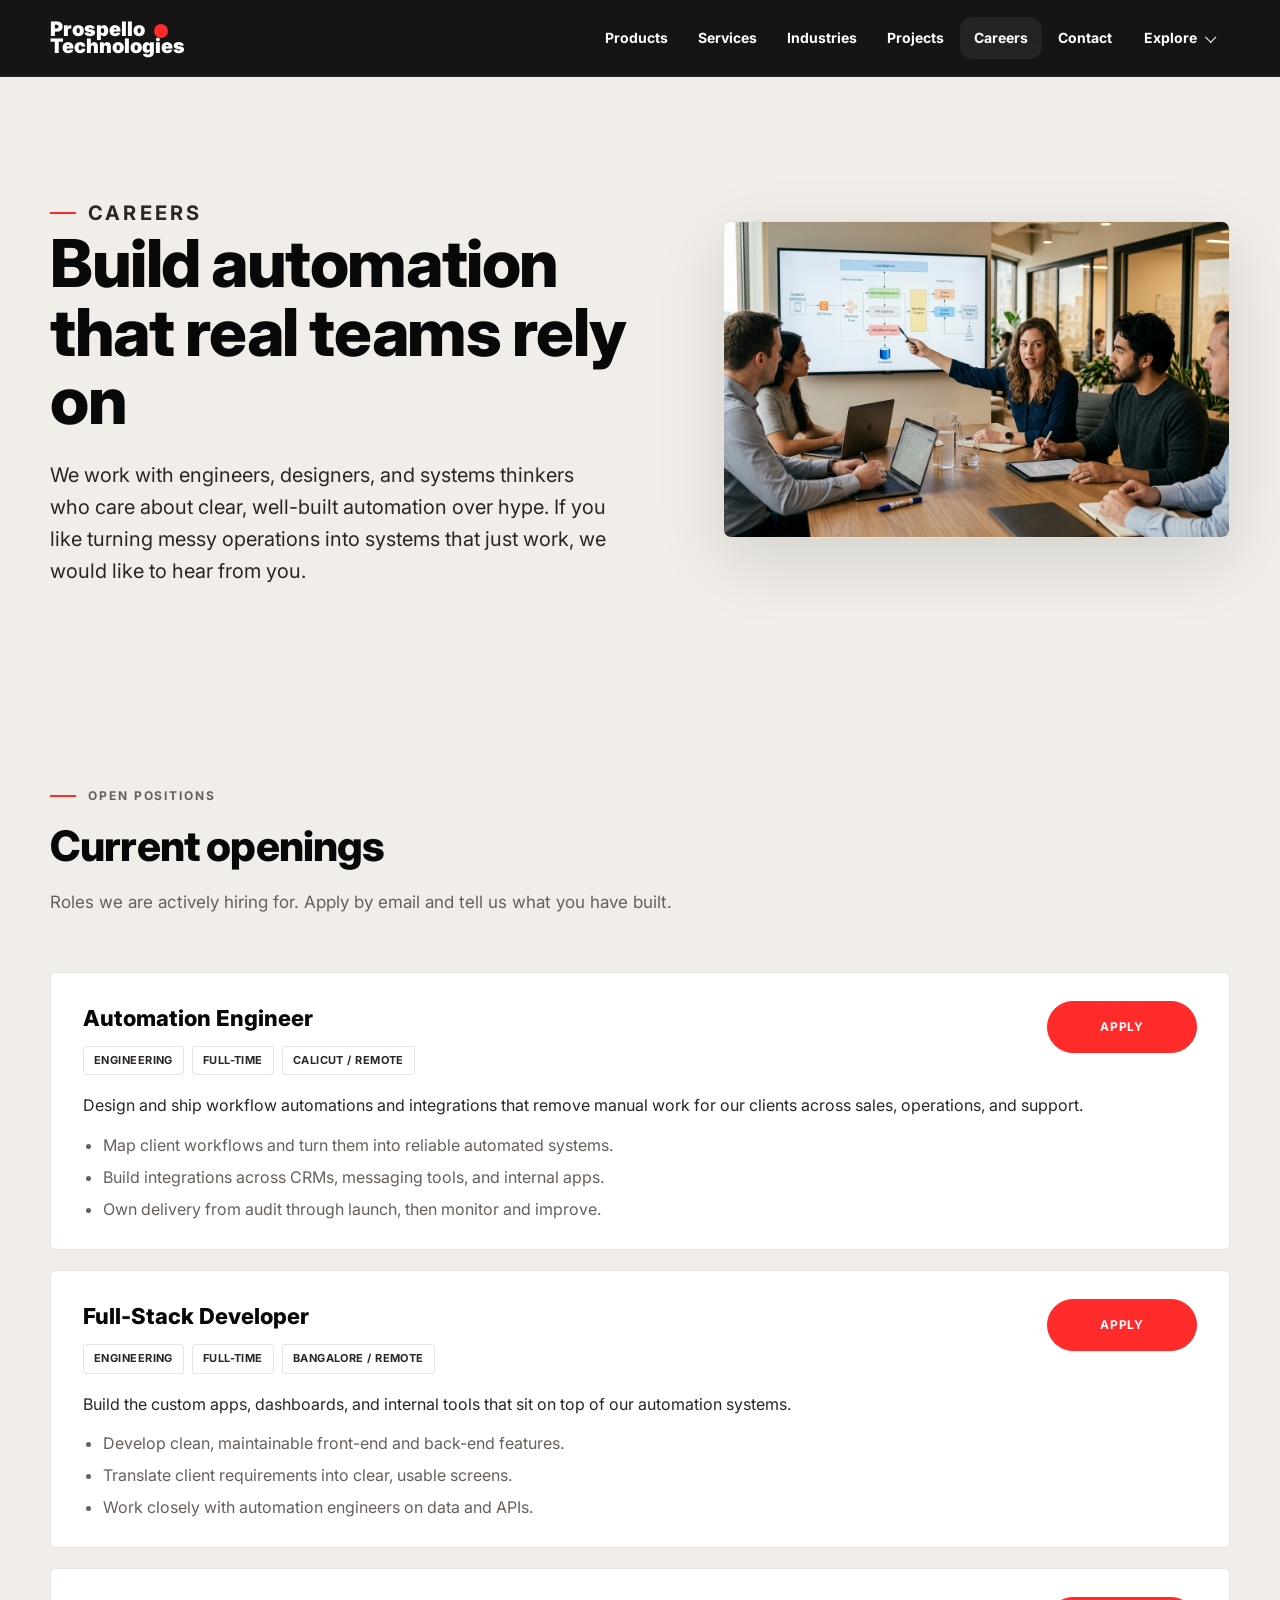
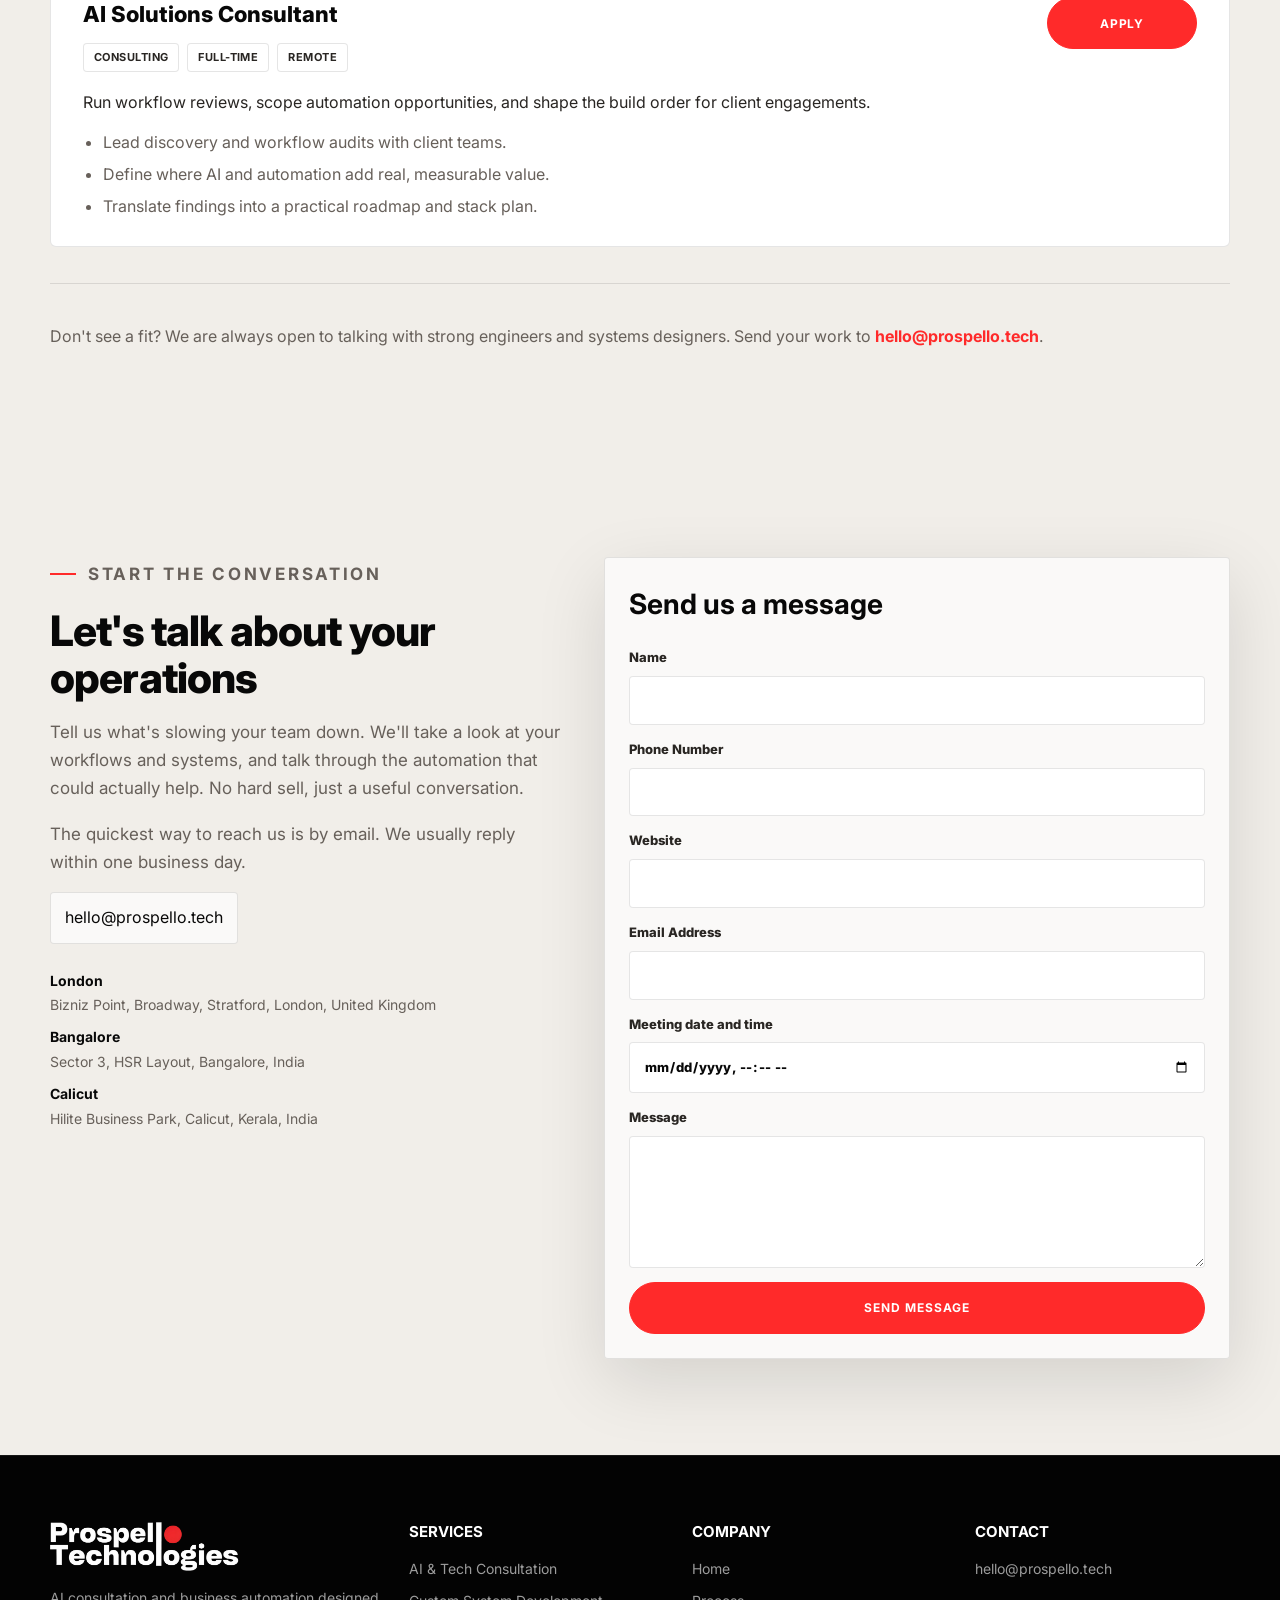
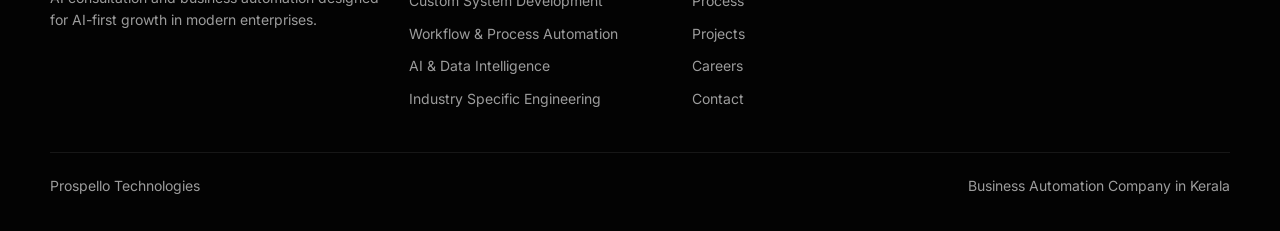
<file: careers/index.html>
<!doctype html>
<html lang="en">
<head>
  <meta charset="utf-8">
  <meta name="viewport" content="width=device-width, initial-scale=1">
  <title>Careers | Prospello</title>
  <meta name="description" content="AI consultation and business automation designed for AI-first growth in modern enterprises.">
  <link rel="canonical" href="https://prospello.tech">
  <link rel="icon" href="../static/website/assets/favicon.ico" sizes="any">
  <link rel="icon" href="../static/website/assets/favicon.png" type="image/png">
  <link rel="preconnect" href="https://fonts.googleapis.com">
  <link rel="preconnect" href="https://fonts.gstatic.com" crossorigin>
  <link href="https://fonts.googleapis.com/css2?family=Inter:wght@300;400;500;600;700;800;900&display=swap" rel="stylesheet">
  <link rel="stylesheet" href="../static/website/css/site.css">
</head>
<body>
  <a class="skip-link" href="index.html#main">Skip to content</a>
  
<header class="site-header">
  <nav class="nav-shell" aria-label="Primary navigation">
    <a class="brand-mark" href="../index.html" aria-label="Prospello home">
      <span>Prospello</span>
      <span>Technologies</span>
      <i aria-hidden="true"></i>
    </a>
    <div class="nav-actions">
      <div class="nav-links" data-nav-menu>
        <div class="nav-links-primary">
          
            <a class="nav-link" href="../products/index.html">Products</a>
          
            <a class="nav-link" href="../services/index.html">Services</a>
          
            <a class="nav-link" href="../industries/index.html">Industries</a>
          
            <a class="nav-link" href="../projects/index.html">Projects</a>
          
            <a class="nav-link is-active" href="index.html" aria-current="page">Careers</a>
          
            <a class="nav-link" href="../contact/index.html">Contact</a>
          
          <div class="nav-dropdown" data-nav-dropdown>
            <button class="nav-link-button" type="button" aria-expanded="false" aria-controls="nav-explore-panel" data-nav-dropdown-toggle>
              <span>Explore</span>
              <span class="nav-link-caret" aria-hidden="true"></span>
            </button>
            <div class="nav-mega-panel" id="nav-explore-panel" data-nav-dropdown-panel>
              <div class="nav-mega-desktop">
                <div class="nav-mega-columns">
                  
                    <section class="nav-mega-section" aria-label="Services">
                      <p>Services</p>
                      <div class="nav-section-list">
                        
                          <a class="nav-mega-link" href="../services/ai-tech-consultation/index.html">
                            <strong>AI &amp; Tech Consultation</strong>
                          </a>
                        
                          <a class="nav-mega-link" href="../services/custom-system-development/index.html">
                            <strong>Custom System Development</strong>
                          </a>
                        
                          <a class="nav-mega-link" href="../services/workflow-process-automation/index.html">
                            <strong>Workflow &amp; Process Automation</strong>
                          </a>
                        
                          <a class="nav-mega-link" href="../services/ai-data-intelligence/index.html">
                            <strong>AI &amp; Data Intelligence</strong>
                          </a>
                        
                          <a class="nav-mega-link" href="../services/industry-specific-engineering/index.html">
                            <strong>Industry Specific Engineering</strong>
                          </a>
                        
                      </div>
                    </section>
                  
                    <section class="nav-mega-section" aria-label="Industries">
                      <p>Industries</p>
                      <div class="nav-section-list">
                        
                          <a class="nav-mega-link" href="../industries/index.html">
                            <strong>Education &amp; Training</strong>
                          </a>
                        
                          <a class="nav-mega-link" href="../industries/index.html">
                            <strong>Healthcare &amp; Clinics</strong>
                          </a>
                        
                          <a class="nav-mega-link" href="../industries/index.html">
                            <strong>Real Estate &amp; Property Management</strong>
                          </a>
                        
                          <a class="nav-mega-link" href="../industries/index.html">
                            <strong>Ecommerce &amp; Retail</strong>
                          </a>
                        
                          <a class="nav-mega-link" href="../industries/index.html">
                            <strong>Manufacturing &amp; B2B Distribution</strong>
                          </a>
                        
                      </div>
                    </section>
                  
                    <section class="nav-mega-section" aria-label="Company / Platform">
                      <p>Company / Platform</p>
                      <div class="nav-section-list">
                        
                          <a class="nav-mega-link" href="../products/index.html">
                            <strong>Dot AI Platform</strong>
                          </a>
                        
                          <a class="nav-mega-link" href="../index.html#process">
                            <strong>Process</strong>
                          </a>
                        
                          <a class="nav-mega-link" href="../projects/index.html">
                            <strong>Projects</strong>
                          </a>
                        
                          <a class="nav-mega-link" href="index.html">
                            <strong>Careers</strong>
                          </a>
                        
                          <a class="nav-mega-link" href="../contact/index.html">
                            <strong>Contact</strong>
                          </a>
                        
                      </div>
                    </section>
                  
                </div>
              </div>
              <div class="nav-mega-mobile">
                
                  <details class="nav-mobile-accordion" open>
                    <summary>Services</summary>
                    <div class="nav-mobile-links">
                      
                        <a class="nav-mega-link" href="../services/ai-tech-consultation/index.html">
                          <strong>AI &amp; Tech Consultation</strong>
                        </a>
                      
                        <a class="nav-mega-link" href="../services/custom-system-development/index.html">
                          <strong>Custom System Development</strong>
                        </a>
                      
                        <a class="nav-mega-link" href="../services/workflow-process-automation/index.html">
                          <strong>Workflow &amp; Process Automation</strong>
                        </a>
                      
                        <a class="nav-mega-link" href="../services/ai-data-intelligence/index.html">
                          <strong>AI &amp; Data Intelligence</strong>
                        </a>
                      
                        <a class="nav-mega-link" href="../services/industry-specific-engineering/index.html">
                          <strong>Industry Specific Engineering</strong>
                        </a>
                      
                    </div>
                  </details>
                
                  <details class="nav-mobile-accordion">
                    <summary>Industries</summary>
                    <div class="nav-mobile-links">
                      
                        <a class="nav-mega-link" href="../industries/index.html">
                          <strong>Education &amp; Training</strong>
                        </a>
                      
                        <a class="nav-mega-link" href="../industries/index.html">
                          <strong>Healthcare &amp; Clinics</strong>
                        </a>
                      
                        <a class="nav-mega-link" href="../industries/index.html">
                          <strong>Real Estate &amp; Property Management</strong>
                        </a>
                      
                        <a class="nav-mega-link" href="../industries/index.html">
                          <strong>Ecommerce &amp; Retail</strong>
                        </a>
                      
                        <a class="nav-mega-link" href="../industries/index.html">
                          <strong>Manufacturing &amp; B2B Distribution</strong>
                        </a>
                      
                    </div>
                  </details>
                
                  <details class="nav-mobile-accordion">
                    <summary>Company / Platform</summary>
                    <div class="nav-mobile-links">
                      
                        <a class="nav-mega-link" href="../products/index.html">
                          <strong>Dot AI Platform</strong>
                        </a>
                      
                        <a class="nav-mega-link" href="../index.html#process">
                          <strong>Process</strong>
                        </a>
                      
                        <a class="nav-mega-link" href="../projects/index.html">
                          <strong>Projects</strong>
                        </a>
                      
                        <a class="nav-mega-link" href="index.html">
                          <strong>Careers</strong>
                        </a>
                      
                        <a class="nav-mega-link" href="../contact/index.html">
                          <strong>Contact</strong>
                        </a>
                      
                    </div>
                  </details>
                
              </div>
            </div>
          </div>
        </div>
      </div>
      <button class="nav-toggle" type="button" aria-label="Open menu" aria-expanded="false" data-nav-toggle>
        <span></span>
        <span></span>
      </button>
    </div>
  </nav>
</header>

  <main id="main">
    
<section class="page-hero section-pad">
  <div class="page-hero-copy reveal">
    <p class="eyebrow">Careers</p>
    <h1>Build automation that real teams rely on</h1>
    <p>We work with engineers, designers, and systems thinkers who care about clear, well-built automation over hype. If you like turning messy operations into systems that just work, we would like to hear from you.</p>
  </div>
  
    <div class="page-hero-art reveal">
      <img src="../static/website/assets/generated-careers.png" alt="">
    </div>
  
</section>

<section class="section-pad careers-page-section">
  <div class="section-header reveal">
  <p>Open Positions</p>
  <h2>Current openings</h2>
  <span>Roles we are actively hiring for. Apply by email and tell us what you have built.</span>
</div>


  
    <div class="careers-page-list">
      
        <article class="career-listing reveal">
          <div class="career-listing-head">
            <div class="career-listing-title">
              <h3>Automation Engineer</h3>
              <div class="career-tags">
                <span class="career-tag">Engineering</span>
                <span class="career-tag">Full-time</span>
                <span class="career-tag">Calicut / Remote</span>
              </div>
            </div>
            <a class="button button-primary career-apply" href="mailto:hello@prospello.tech?subject=Application: Automation Engineer">APPLY</a>
          </div>
          <p class="career-listing-desc">Design and ship workflow automations and integrations that remove manual work for our clients across sales, operations, and support.</p>
          
            <ul class="career-listing-points">
              
                <li>Map client workflows and turn them into reliable automated systems.</li>
              
                <li>Build integrations across CRMs, messaging tools, and internal apps.</li>
              
                <li>Own delivery from audit through launch, then monitor and improve.</li>
              
            </ul>
          
        </article>
      
        <article class="career-listing reveal">
          <div class="career-listing-head">
            <div class="career-listing-title">
              <h3>Full-Stack Developer</h3>
              <div class="career-tags">
                <span class="career-tag">Engineering</span>
                <span class="career-tag">Full-time</span>
                <span class="career-tag">Bangalore / Remote</span>
              </div>
            </div>
            <a class="button button-primary career-apply" href="mailto:hello@prospello.tech?subject=Application: Full-Stack Developer">APPLY</a>
          </div>
          <p class="career-listing-desc">Build the custom apps, dashboards, and internal tools that sit on top of our automation systems.</p>
          
            <ul class="career-listing-points">
              
                <li>Develop clean, maintainable front-end and back-end features.</li>
              
                <li>Translate client requirements into clear, usable screens.</li>
              
                <li>Work closely with automation engineers on data and APIs.</li>
              
            </ul>
          
        </article>
      
        <article class="career-listing reveal">
          <div class="career-listing-head">
            <div class="career-listing-title">
              <h3>AI Solutions Consultant</h3>
              <div class="career-tags">
                <span class="career-tag">Consulting</span>
                <span class="career-tag">Full-time</span>
                <span class="career-tag">Remote</span>
              </div>
            </div>
            <a class="button button-primary career-apply" href="mailto:hello@prospello.tech?subject=Application: AI Solutions Consultant">APPLY</a>
          </div>
          <p class="career-listing-desc">Run workflow reviews, scope automation opportunities, and shape the build order for client engagements.</p>
          
            <ul class="career-listing-points">
              
                <li>Lead discovery and workflow audits with client teams.</li>
              
                <li>Define where AI and automation add real, measurable value.</li>
              
                <li>Translate findings into a practical roadmap and stack plan.</li>
              
            </ul>
          
        </article>
      
    </div>
  

  <div class="careers-page-note reveal">
    <p>Don't see a fit? We are always open to talking with strong engineers and systems designers. Send your work to <a href="mailto:hello@prospello.tech">hello@prospello.tech</a>.</p>
  </div>
</section>

<section class="contact-section section-pad" id="contact">
  <div class="contact-copy reveal">
    <p class="eyebrow">Start the conversation</p>
    <h2>Let&#x27;s talk about your operations</h2>
    <p>Tell us what&#x27;s slowing your team down. We&#x27;ll take a look at your workflows and systems, and talk through the automation that could actually help. No hard sell, just a useful conversation.</p>
    <p class="contact-email-note">The quickest way to reach us is by email. We usually reply within one business day.</p>
    <div class="contact-links">
      <a href="mailto:hello@prospello.tech">hello@prospello.tech</a>
    </div>
    <ul class="location-list">
      
        <li><span class="location-city">London</span><span class="location-address">Bizniz Point, Broadway, Stratford, London, United Kingdom</span></li>
      
        <li><span class="location-city">Bangalore</span><span class="location-address">Sector 3, HSR Layout, Bangalore, India</span></li>
      
        <li><span class="location-city">Calicut</span><span class="location-address">Hilite Business Park, Calicut, Kerala, India</span></li>
      
    </ul>
  </div>
  <form class="contact-form reveal" action="mailto:hello@prospello.tech" method="post" enctype="text/plain">
    <h3>Send us a message</h3>
    <label>Name<input name="name" type="text" autocomplete="name" required></label>
    <label>Phone Number<input name="phone" type="tel" autocomplete="tel" required></label>
    <label>Website<input name="website" type="url" autocomplete="url"></label>
    <label>Email Address<input name="email" type="email" autocomplete="email"></label>
    <label>Meeting date and time<input name="meeting" type="datetime-local"></label>
    <label>Message<textarea name="message" rows="5"></textarea></label>
    <button class="button button-primary" type="submit">SEND MESSAGE</button>
  </form>
</section>


  </main>
  
<footer class="site-footer">
  <div class="footer-grid">
    <div class="footer-brand">
      <img src="../static/website/assets/logo-main.png" alt="Prospello">
      <p>AI consultation and business automation designed for AI-first growth in modern enterprises.</p>
    </div>
    <div>
      <h2>Services</h2>
      
        <a href="../services/ai-tech-consultation/index.html">AI &amp; Tech Consultation</a>
      
        <a href="../services/custom-system-development/index.html">Custom System Development</a>
      
        <a href="../services/workflow-process-automation/index.html">Workflow &amp; Process Automation</a>
      
        <a href="../services/ai-data-intelligence/index.html">AI &amp; Data Intelligence</a>
      
        <a href="../services/industry-specific-engineering/index.html">Industry Specific Engineering</a>
      
    </div>
    <div>
      <h2>Company</h2>
      <a href="../index.html">Home</a>
      <a href="../index.html#process">Process</a>
      <a href="../projects/index.html">Projects</a>
      <a href="index.html">Careers</a>
      <a href="../contact/index.html">Contact</a>
    </div>
    <div>
      <h2>Contact</h2>
      <a href="mailto:hello@prospello.tech">hello@prospello.tech</a>
    </div>
  </div>
  <div class="footer-bottom">
    <span>Prospello Technologies</span>
    <span>Business Automation Company in Kerala</span>
  </div>
</footer>

  <script src="../static/website/js/site.js" defer></script>
</body>
</html>
</file>
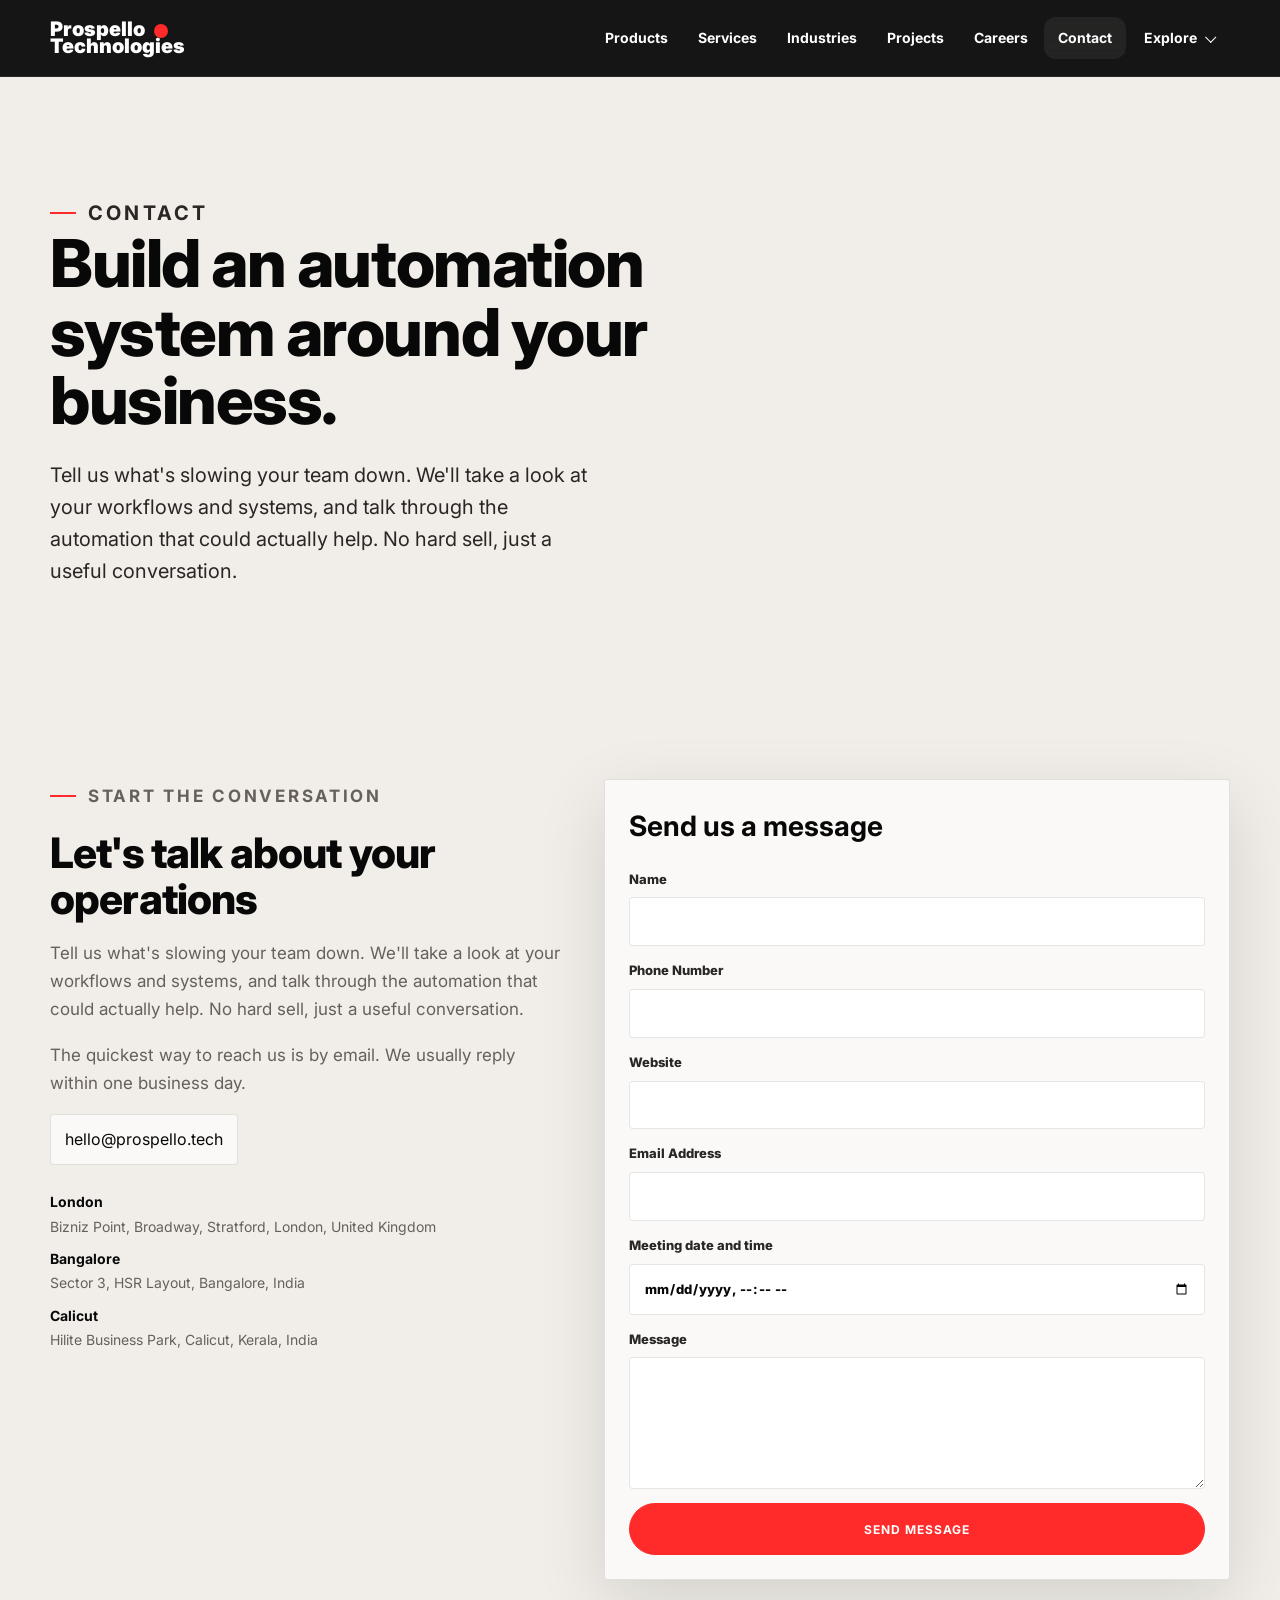
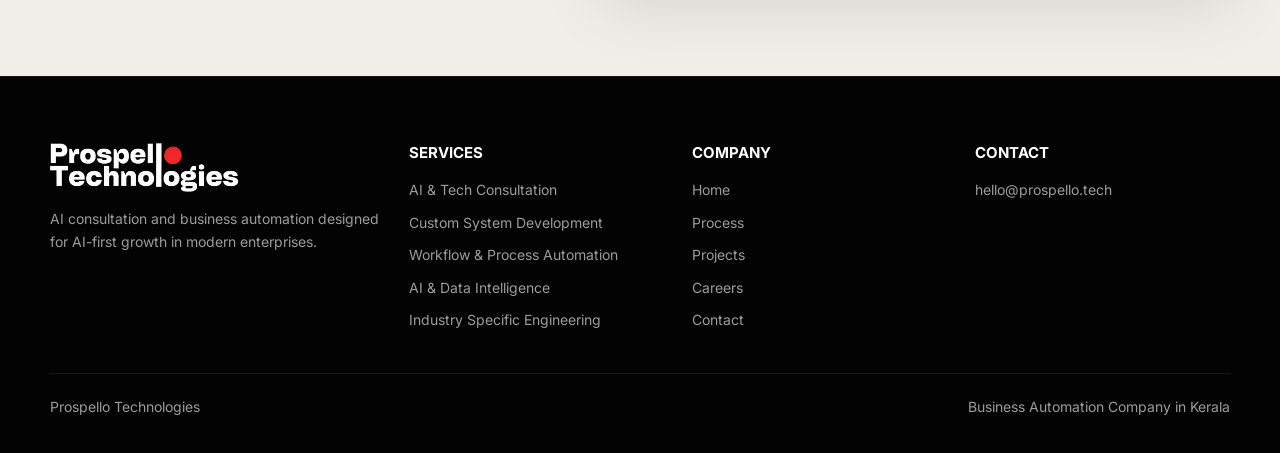
<file: contact/index.html>
<!doctype html>
<html lang="en">
<head>
  <meta charset="utf-8">
  <meta name="viewport" content="width=device-width, initial-scale=1">
  <title>Contact | Prospello</title>
  <meta name="description" content="AI consultation and business automation designed for AI-first growth in modern enterprises.">
  <link rel="canonical" href="https://prospello.tech">
  <link rel="icon" href="../static/website/assets/favicon.ico" sizes="any">
  <link rel="icon" href="../static/website/assets/favicon.png" type="image/png">
  <link rel="preconnect" href="https://fonts.googleapis.com">
  <link rel="preconnect" href="https://fonts.gstatic.com" crossorigin>
  <link href="https://fonts.googleapis.com/css2?family=Inter:wght@300;400;500;600;700;800;900&display=swap" rel="stylesheet">
  <link rel="stylesheet" href="../static/website/css/site.css">
</head>
<body>
  <a class="skip-link" href="index.html#main">Skip to content</a>
  
<header class="site-header">
  <nav class="nav-shell" aria-label="Primary navigation">
    <a class="brand-mark" href="../index.html" aria-label="Prospello home">
      <span>Prospello</span>
      <span>Technologies</span>
      <i aria-hidden="true"></i>
    </a>
    <div class="nav-actions">
      <div class="nav-links" data-nav-menu>
        <div class="nav-links-primary">
          
            <a class="nav-link" href="../products/index.html">Products</a>
          
            <a class="nav-link" href="../services/index.html">Services</a>
          
            <a class="nav-link" href="../industries/index.html">Industries</a>
          
            <a class="nav-link" href="../projects/index.html">Projects</a>
          
            <a class="nav-link" href="../careers/index.html">Careers</a>
          
            <a class="nav-link is-active" href="index.html" aria-current="page">Contact</a>
          
          <div class="nav-dropdown" data-nav-dropdown>
            <button class="nav-link-button" type="button" aria-expanded="false" aria-controls="nav-explore-panel" data-nav-dropdown-toggle>
              <span>Explore</span>
              <span class="nav-link-caret" aria-hidden="true"></span>
            </button>
            <div class="nav-mega-panel" id="nav-explore-panel" data-nav-dropdown-panel>
              <div class="nav-mega-desktop">
                <div class="nav-mega-columns">
                  
                    <section class="nav-mega-section" aria-label="Services">
                      <p>Services</p>
                      <div class="nav-section-list">
                        
                          <a class="nav-mega-link" href="../services/ai-tech-consultation/index.html">
                            <strong>AI &amp; Tech Consultation</strong>
                          </a>
                        
                          <a class="nav-mega-link" href="../services/custom-system-development/index.html">
                            <strong>Custom System Development</strong>
                          </a>
                        
                          <a class="nav-mega-link" href="../services/workflow-process-automation/index.html">
                            <strong>Workflow &amp; Process Automation</strong>
                          </a>
                        
                          <a class="nav-mega-link" href="../services/ai-data-intelligence/index.html">
                            <strong>AI &amp; Data Intelligence</strong>
                          </a>
                        
                          <a class="nav-mega-link" href="../services/industry-specific-engineering/index.html">
                            <strong>Industry Specific Engineering</strong>
                          </a>
                        
                      </div>
                    </section>
                  
                    <section class="nav-mega-section" aria-label="Industries">
                      <p>Industries</p>
                      <div class="nav-section-list">
                        
                          <a class="nav-mega-link" href="../industries/index.html">
                            <strong>Education &amp; Training</strong>
                          </a>
                        
                          <a class="nav-mega-link" href="../industries/index.html">
                            <strong>Healthcare &amp; Clinics</strong>
                          </a>
                        
                          <a class="nav-mega-link" href="../industries/index.html">
                            <strong>Real Estate &amp; Property Management</strong>
                          </a>
                        
                          <a class="nav-mega-link" href="../industries/index.html">
                            <strong>Ecommerce &amp; Retail</strong>
                          </a>
                        
                          <a class="nav-mega-link" href="../industries/index.html">
                            <strong>Manufacturing &amp; B2B Distribution</strong>
                          </a>
                        
                      </div>
                    </section>
                  
                    <section class="nav-mega-section" aria-label="Company / Platform">
                      <p>Company / Platform</p>
                      <div class="nav-section-list">
                        
                          <a class="nav-mega-link" href="../products/index.html">
                            <strong>Dot AI Platform</strong>
                          </a>
                        
                          <a class="nav-mega-link" href="../index.html#process">
                            <strong>Process</strong>
                          </a>
                        
                          <a class="nav-mega-link" href="../projects/index.html">
                            <strong>Projects</strong>
                          </a>
                        
                          <a class="nav-mega-link" href="../careers/index.html">
                            <strong>Careers</strong>
                          </a>
                        
                          <a class="nav-mega-link" href="index.html">
                            <strong>Contact</strong>
                          </a>
                        
                      </div>
                    </section>
                  
                </div>
              </div>
              <div class="nav-mega-mobile">
                
                  <details class="nav-mobile-accordion" open>
                    <summary>Services</summary>
                    <div class="nav-mobile-links">
                      
                        <a class="nav-mega-link" href="../services/ai-tech-consultation/index.html">
                          <strong>AI &amp; Tech Consultation</strong>
                        </a>
                      
                        <a class="nav-mega-link" href="../services/custom-system-development/index.html">
                          <strong>Custom System Development</strong>
                        </a>
                      
                        <a class="nav-mega-link" href="../services/workflow-process-automation/index.html">
                          <strong>Workflow &amp; Process Automation</strong>
                        </a>
                      
                        <a class="nav-mega-link" href="../services/ai-data-intelligence/index.html">
                          <strong>AI &amp; Data Intelligence</strong>
                        </a>
                      
                        <a class="nav-mega-link" href="../services/industry-specific-engineering/index.html">
                          <strong>Industry Specific Engineering</strong>
                        </a>
                      
                    </div>
                  </details>
                
                  <details class="nav-mobile-accordion">
                    <summary>Industries</summary>
                    <div class="nav-mobile-links">
                      
                        <a class="nav-mega-link" href="../industries/index.html">
                          <strong>Education &amp; Training</strong>
                        </a>
                      
                        <a class="nav-mega-link" href="../industries/index.html">
                          <strong>Healthcare &amp; Clinics</strong>
                        </a>
                      
                        <a class="nav-mega-link" href="../industries/index.html">
                          <strong>Real Estate &amp; Property Management</strong>
                        </a>
                      
                        <a class="nav-mega-link" href="../industries/index.html">
                          <strong>Ecommerce &amp; Retail</strong>
                        </a>
                      
                        <a class="nav-mega-link" href="../industries/index.html">
                          <strong>Manufacturing &amp; B2B Distribution</strong>
                        </a>
                      
                    </div>
                  </details>
                
                  <details class="nav-mobile-accordion">
                    <summary>Company / Platform</summary>
                    <div class="nav-mobile-links">
                      
                        <a class="nav-mega-link" href="../products/index.html">
                          <strong>Dot AI Platform</strong>
                        </a>
                      
                        <a class="nav-mega-link" href="../index.html#process">
                          <strong>Process</strong>
                        </a>
                      
                        <a class="nav-mega-link" href="../projects/index.html">
                          <strong>Projects</strong>
                        </a>
                      
                        <a class="nav-mega-link" href="../careers/index.html">
                          <strong>Careers</strong>
                        </a>
                      
                        <a class="nav-mega-link" href="index.html">
                          <strong>Contact</strong>
                        </a>
                      
                    </div>
                  </details>
                
              </div>
            </div>
          </div>
        </div>
      </div>
      <button class="nav-toggle" type="button" aria-label="Open menu" aria-expanded="false" data-nav-toggle>
        <span></span>
        <span></span>
      </button>
    </div>
  </nav>
</header>

  <main id="main">
    
<section class="page-hero section-pad">
  <div class="page-hero-copy reveal">
    <p class="eyebrow">Contact</p>
    <h1>Build an automation system around your business.</h1>
    <p>Tell us what&#x27;s slowing your team down. We&#x27;ll take a look at your workflows and systems, and talk through the automation that could actually help. No hard sell, just a useful conversation.</p>
  </div>
</section>

<section class="contact-section section-pad" id="contact">
  <div class="contact-copy reveal">
    <p class="eyebrow">Start the conversation</p>
    <h2>Let&#x27;s talk about your operations</h2>
    <p>Tell us what&#x27;s slowing your team down. We&#x27;ll take a look at your workflows and systems, and talk through the automation that could actually help. No hard sell, just a useful conversation.</p>
    <p class="contact-email-note">The quickest way to reach us is by email. We usually reply within one business day.</p>
    <div class="contact-links">
      <a href="mailto:hello@prospello.tech">hello@prospello.tech</a>
    </div>
    <ul class="location-list">
      
        <li><span class="location-city">London</span><span class="location-address">Bizniz Point, Broadway, Stratford, London, United Kingdom</span></li>
      
        <li><span class="location-city">Bangalore</span><span class="location-address">Sector 3, HSR Layout, Bangalore, India</span></li>
      
        <li><span class="location-city">Calicut</span><span class="location-address">Hilite Business Park, Calicut, Kerala, India</span></li>
      
    </ul>
  </div>
  <form class="contact-form reveal" action="mailto:hello@prospello.tech" method="post" enctype="text/plain">
    <h3>Send us a message</h3>
    <label>Name<input name="name" type="text" autocomplete="name" required></label>
    <label>Phone Number<input name="phone" type="tel" autocomplete="tel" required></label>
    <label>Website<input name="website" type="url" autocomplete="url"></label>
    <label>Email Address<input name="email" type="email" autocomplete="email"></label>
    <label>Meeting date and time<input name="meeting" type="datetime-local"></label>
    <label>Message<textarea name="message" rows="5"></textarea></label>
    <button class="button button-primary" type="submit">SEND MESSAGE</button>
  </form>
</section>


  </main>
  
<footer class="site-footer">
  <div class="footer-grid">
    <div class="footer-brand">
      <img src="../static/website/assets/logo-main.png" alt="Prospello">
      <p>AI consultation and business automation designed for AI-first growth in modern enterprises.</p>
    </div>
    <div>
      <h2>Services</h2>
      
        <a href="../services/ai-tech-consultation/index.html">AI &amp; Tech Consultation</a>
      
        <a href="../services/custom-system-development/index.html">Custom System Development</a>
      
        <a href="../services/workflow-process-automation/index.html">Workflow &amp; Process Automation</a>
      
        <a href="../services/ai-data-intelligence/index.html">AI &amp; Data Intelligence</a>
      
        <a href="../services/industry-specific-engineering/index.html">Industry Specific Engineering</a>
      
    </div>
    <div>
      <h2>Company</h2>
      <a href="../index.html">Home</a>
      <a href="../index.html#process">Process</a>
      <a href="../projects/index.html">Projects</a>
      <a href="../careers/index.html">Careers</a>
      <a href="index.html">Contact</a>
    </div>
    <div>
      <h2>Contact</h2>
      <a href="mailto:hello@prospello.tech">hello@prospello.tech</a>
    </div>
  </div>
  <div class="footer-bottom">
    <span>Prospello Technologies</span>
    <span>Business Automation Company in Kerala</span>
  </div>
</footer>

  <script src="../static/website/js/site.js" defer></script>
</body>
</html>
</file>
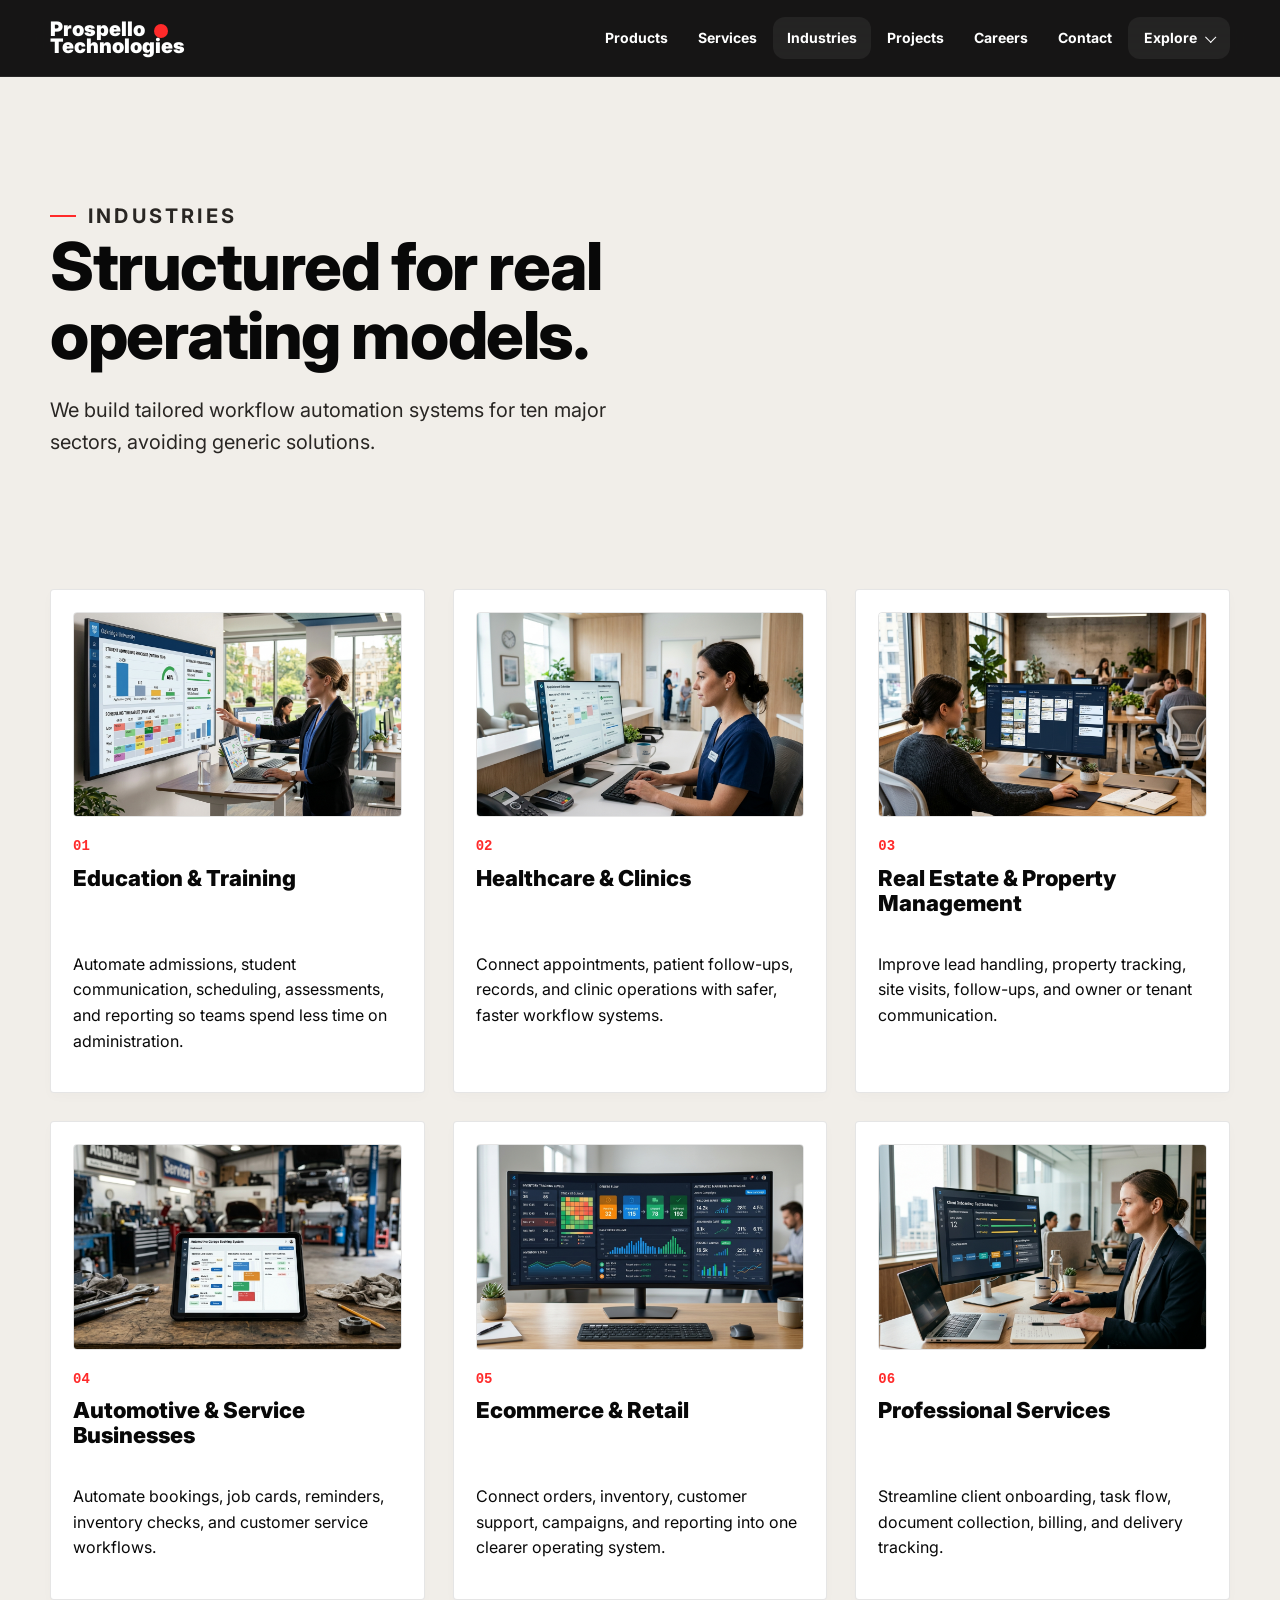
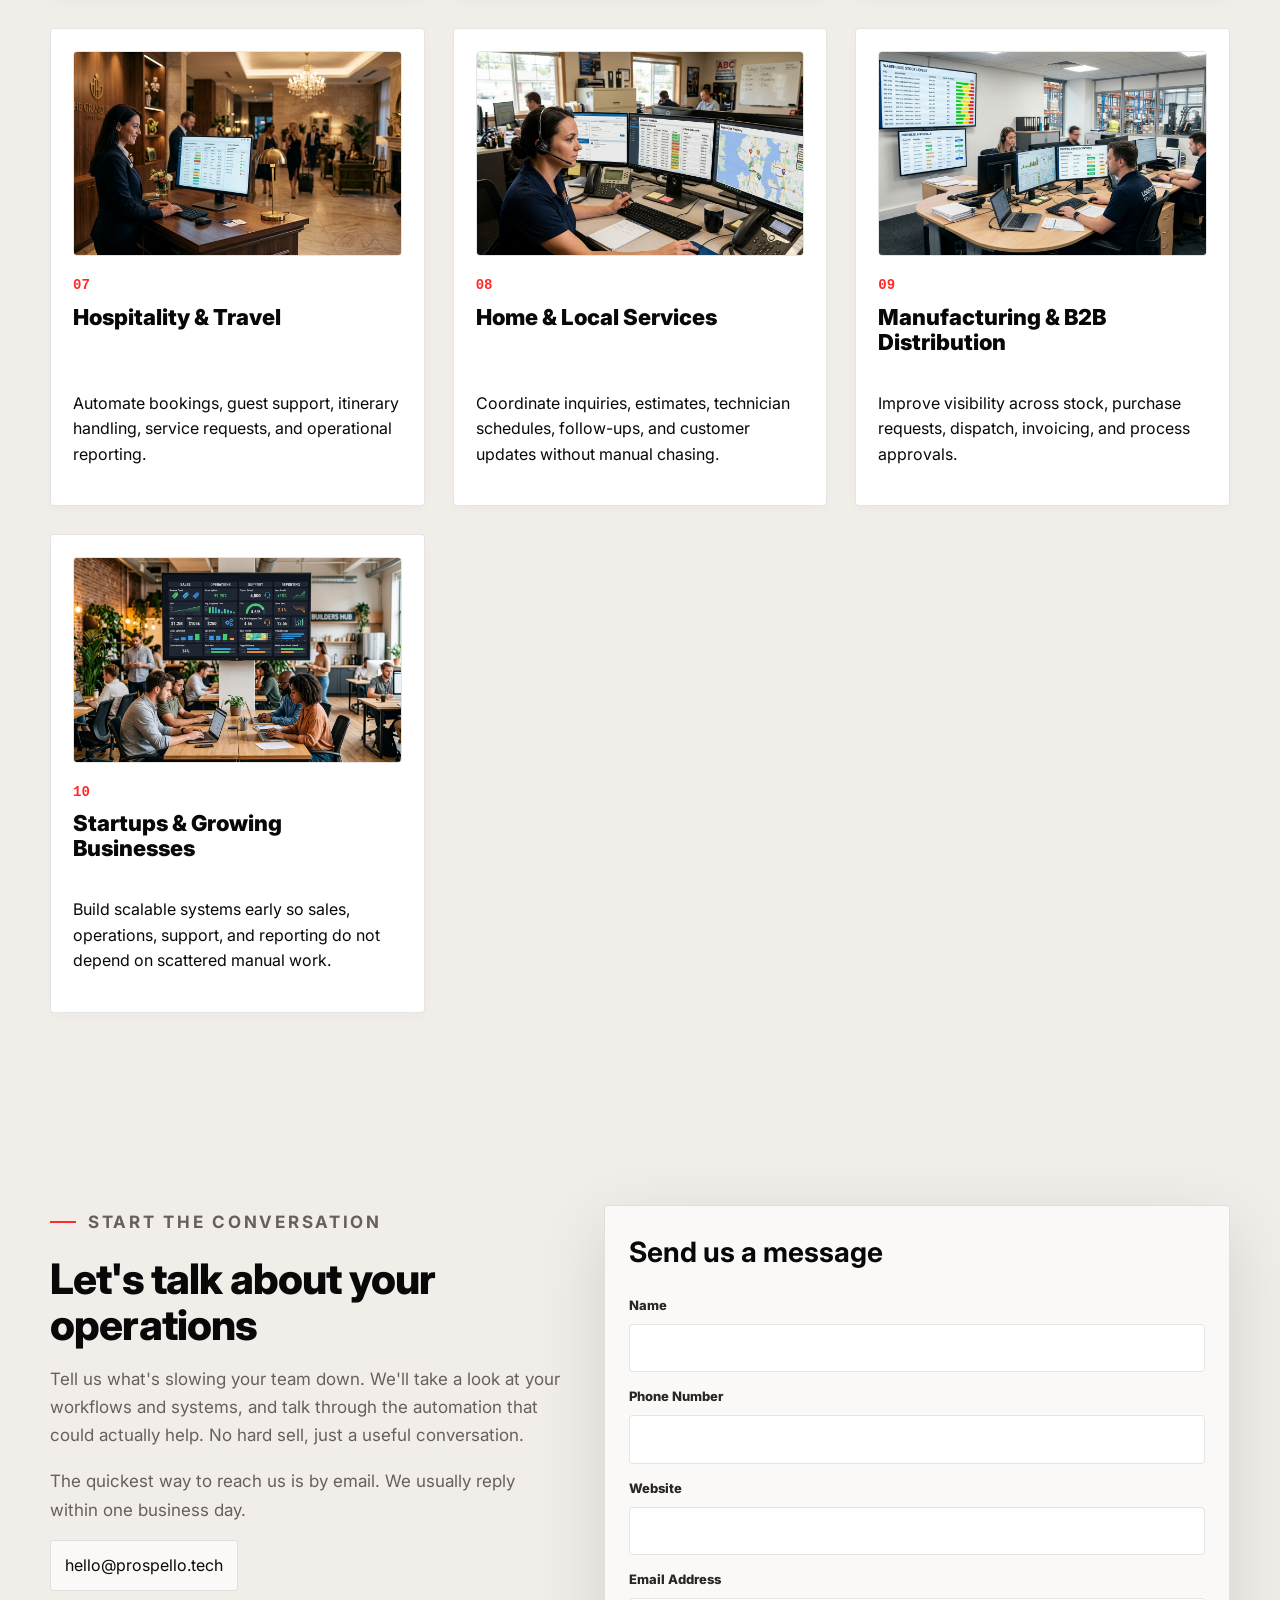
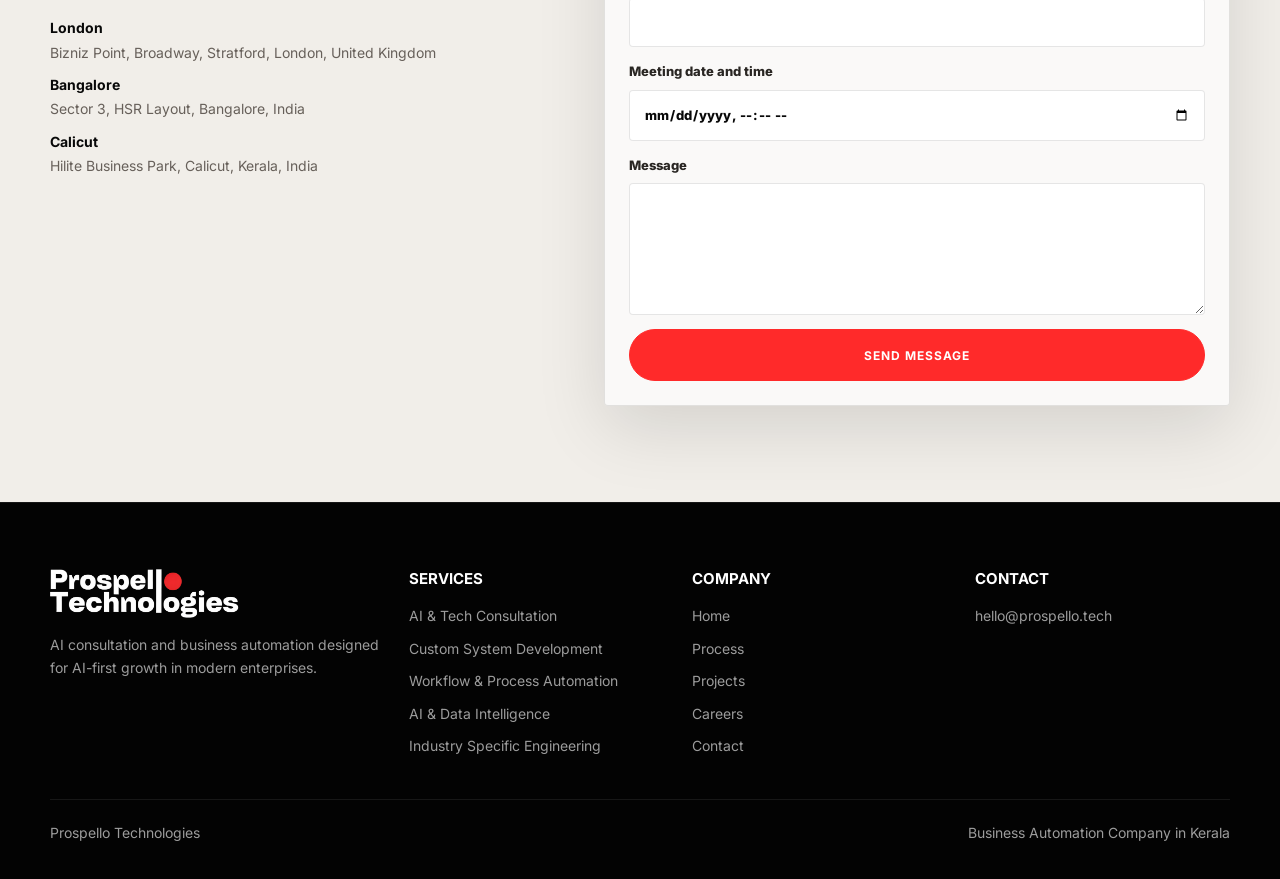
<file: industries/index.html>
<!doctype html>
<html lang="en">
<head>
  <meta charset="utf-8">
  <meta name="viewport" content="width=device-width, initial-scale=1">
  <title>Industries | Prospello</title>
  <meta name="description" content="AI consultation and business automation designed for AI-first growth in modern enterprises.">
  <link rel="canonical" href="https://prospello.tech">
  <link rel="icon" href="../static/website/assets/favicon.ico" sizes="any">
  <link rel="icon" href="../static/website/assets/favicon.png" type="image/png">
  <link rel="preconnect" href="https://fonts.googleapis.com">
  <link rel="preconnect" href="https://fonts.gstatic.com" crossorigin>
  <link href="https://fonts.googleapis.com/css2?family=Inter:wght@300;400;500;600;700;800;900&display=swap" rel="stylesheet">
  <link rel="stylesheet" href="../static/website/css/site.css">
</head>
<body>
  <a class="skip-link" href="index.html#main">Skip to content</a>
  
<header class="site-header">
  <nav class="nav-shell" aria-label="Primary navigation">
    <a class="brand-mark" href="../index.html" aria-label="Prospello home">
      <span>Prospello</span>
      <span>Technologies</span>
      <i aria-hidden="true"></i>
    </a>
    <div class="nav-actions">
      <div class="nav-links" data-nav-menu>
        <div class="nav-links-primary">
          
            <a class="nav-link" href="../products/index.html">Products</a>
          
            <a class="nav-link" href="../services/index.html">Services</a>
          
            <a class="nav-link is-active" href="index.html" aria-current="page">Industries</a>
          
            <a class="nav-link" href="../projects/index.html">Projects</a>
          
            <a class="nav-link" href="../careers/index.html">Careers</a>
          
            <a class="nav-link" href="../contact/index.html">Contact</a>
          
          <div class="nav-dropdown is-active" data-nav-dropdown>
            <button class="nav-link-button is-active" type="button" aria-expanded="false" aria-controls="nav-explore-panel" data-nav-dropdown-toggle>
              <span>Explore</span>
              <span class="nav-link-caret" aria-hidden="true"></span>
            </button>
            <div class="nav-mega-panel" id="nav-explore-panel" data-nav-dropdown-panel>
              <div class="nav-mega-desktop">
                <div class="nav-mega-columns">
                  
                    <section class="nav-mega-section" aria-label="Services">
                      <p>Services</p>
                      <div class="nav-section-list">
                        
                          <a class="nav-mega-link" href="../services/ai-tech-consultation/index.html">
                            <strong>AI &amp; Tech Consultation</strong>
                          </a>
                        
                          <a class="nav-mega-link" href="../services/custom-system-development/index.html">
                            <strong>Custom System Development</strong>
                          </a>
                        
                          <a class="nav-mega-link" href="../services/workflow-process-automation/index.html">
                            <strong>Workflow &amp; Process Automation</strong>
                          </a>
                        
                          <a class="nav-mega-link" href="../services/ai-data-intelligence/index.html">
                            <strong>AI &amp; Data Intelligence</strong>
                          </a>
                        
                          <a class="nav-mega-link" href="../services/industry-specific-engineering/index.html">
                            <strong>Industry Specific Engineering</strong>
                          </a>
                        
                      </div>
                    </section>
                  
                    <section class="nav-mega-section" aria-label="Industries">
                      <p>Industries</p>
                      <div class="nav-section-list">
                        
                          <a class="nav-mega-link" href="index.html">
                            <strong>Education &amp; Training</strong>
                          </a>
                        
                          <a class="nav-mega-link" href="index.html">
                            <strong>Healthcare &amp; Clinics</strong>
                          </a>
                        
                          <a class="nav-mega-link" href="index.html">
                            <strong>Real Estate &amp; Property Management</strong>
                          </a>
                        
                          <a class="nav-mega-link" href="index.html">
                            <strong>Ecommerce &amp; Retail</strong>
                          </a>
                        
                          <a class="nav-mega-link" href="index.html">
                            <strong>Manufacturing &amp; B2B Distribution</strong>
                          </a>
                        
                      </div>
                    </section>
                  
                    <section class="nav-mega-section" aria-label="Company / Platform">
                      <p>Company / Platform</p>
                      <div class="nav-section-list">
                        
                          <a class="nav-mega-link" href="../products/index.html">
                            <strong>Dot AI Platform</strong>
                          </a>
                        
                          <a class="nav-mega-link" href="../index.html#process">
                            <strong>Process</strong>
                          </a>
                        
                          <a class="nav-mega-link" href="../projects/index.html">
                            <strong>Projects</strong>
                          </a>
                        
                          <a class="nav-mega-link" href="../careers/index.html">
                            <strong>Careers</strong>
                          </a>
                        
                          <a class="nav-mega-link" href="../contact/index.html">
                            <strong>Contact</strong>
                          </a>
                        
                      </div>
                    </section>
                  
                </div>
              </div>
              <div class="nav-mega-mobile">
                
                  <details class="nav-mobile-accordion" open>
                    <summary>Services</summary>
                    <div class="nav-mobile-links">
                      
                        <a class="nav-mega-link" href="../services/ai-tech-consultation/index.html">
                          <strong>AI &amp; Tech Consultation</strong>
                        </a>
                      
                        <a class="nav-mega-link" href="../services/custom-system-development/index.html">
                          <strong>Custom System Development</strong>
                        </a>
                      
                        <a class="nav-mega-link" href="../services/workflow-process-automation/index.html">
                          <strong>Workflow &amp; Process Automation</strong>
                        </a>
                      
                        <a class="nav-mega-link" href="../services/ai-data-intelligence/index.html">
                          <strong>AI &amp; Data Intelligence</strong>
                        </a>
                      
                        <a class="nav-mega-link" href="../services/industry-specific-engineering/index.html">
                          <strong>Industry Specific Engineering</strong>
                        </a>
                      
                    </div>
                  </details>
                
                  <details class="nav-mobile-accordion">
                    <summary>Industries</summary>
                    <div class="nav-mobile-links">
                      
                        <a class="nav-mega-link" href="index.html">
                          <strong>Education &amp; Training</strong>
                        </a>
                      
                        <a class="nav-mega-link" href="index.html">
                          <strong>Healthcare &amp; Clinics</strong>
                        </a>
                      
                        <a class="nav-mega-link" href="index.html">
                          <strong>Real Estate &amp; Property Management</strong>
                        </a>
                      
                        <a class="nav-mega-link" href="index.html">
                          <strong>Ecommerce &amp; Retail</strong>
                        </a>
                      
                        <a class="nav-mega-link" href="index.html">
                          <strong>Manufacturing &amp; B2B Distribution</strong>
                        </a>
                      
                    </div>
                  </details>
                
                  <details class="nav-mobile-accordion">
                    <summary>Company / Platform</summary>
                    <div class="nav-mobile-links">
                      
                        <a class="nav-mega-link" href="../products/index.html">
                          <strong>Dot AI Platform</strong>
                        </a>
                      
                        <a class="nav-mega-link" href="../index.html#process">
                          <strong>Process</strong>
                        </a>
                      
                        <a class="nav-mega-link" href="../projects/index.html">
                          <strong>Projects</strong>
                        </a>
                      
                        <a class="nav-mega-link" href="../careers/index.html">
                          <strong>Careers</strong>
                        </a>
                      
                        <a class="nav-mega-link" href="../contact/index.html">
                          <strong>Contact</strong>
                        </a>
                      
                    </div>
                  </details>
                
              </div>
            </div>
          </div>
        </div>
      </div>
      <button class="nav-toggle" type="button" aria-label="Open menu" aria-expanded="false" data-nav-toggle>
        <span></span>
        <span></span>
      </button>
    </div>
  </nav>
</header>

  <main id="main">
    
<section class="page-hero section-pad">
  <div class="page-hero-copy reveal">
    <p class="eyebrow">Industries</p>
    <h1>Structured for real operating models.</h1>
    <p>We build tailored workflow automation systems for ten major sectors, avoiding generic solutions.</p>
  </div>
</section>

<section class="section-pad industries-list-section">
  <div class="industries-list-container">
    
      <div class="industry-list-row reveal">
        <div class="industry-list-visual">
          <img src="../static/website/assets/generated-industry-education-training.png" alt="Education &amp; Training">
        </div>
        <div class="industry-list-copy">
          <div class="industry-list-meta">
            <span class="industry-num">01</span>
            <h2>Education &amp; Training</h2>
          </div>
          <p>Automate admissions, student communication, scheduling, assessments, and reporting so teams spend less time on administration.</p>
        </div>
      </div>
    
      <div class="industry-list-row reveal">
        <div class="industry-list-visual">
          <img src="../static/website/assets/generated-industry-healthcare-clinics.png" alt="Healthcare &amp; Clinics">
        </div>
        <div class="industry-list-copy">
          <div class="industry-list-meta">
            <span class="industry-num">02</span>
            <h2>Healthcare &amp; Clinics</h2>
          </div>
          <p>Connect appointments, patient follow-ups, records, and clinic operations with safer, faster workflow systems.</p>
        </div>
      </div>
    
      <div class="industry-list-row reveal">
        <div class="industry-list-visual">
          <img src="../static/website/assets/generated-industry-real-estate-property-management.png" alt="Real Estate &amp; Property Management">
        </div>
        <div class="industry-list-copy">
          <div class="industry-list-meta">
            <span class="industry-num">03</span>
            <h2>Real Estate &amp; Property Management</h2>
          </div>
          <p>Improve lead handling, property tracking, site visits, follow-ups, and owner or tenant communication.</p>
        </div>
      </div>
    
      <div class="industry-list-row reveal">
        <div class="industry-list-visual">
          <img src="../static/website/assets/generated-industry-automotive-service-businesses.png" alt="Automotive &amp; Service Businesses">
        </div>
        <div class="industry-list-copy">
          <div class="industry-list-meta">
            <span class="industry-num">04</span>
            <h2>Automotive &amp; Service Businesses</h2>
          </div>
          <p>Automate bookings, job cards, reminders, inventory checks, and customer service workflows.</p>
        </div>
      </div>
    
      <div class="industry-list-row reveal">
        <div class="industry-list-visual">
          <img src="../static/website/assets/generated-industry-ecommerce-retail.png" alt="Ecommerce &amp; Retail">
        </div>
        <div class="industry-list-copy">
          <div class="industry-list-meta">
            <span class="industry-num">05</span>
            <h2>Ecommerce &amp; Retail</h2>
          </div>
          <p>Connect orders, inventory, customer support, campaigns, and reporting into one clearer operating system.</p>
        </div>
      </div>
    
      <div class="industry-list-row reveal">
        <div class="industry-list-visual">
          <img src="../static/website/assets/generated-industry-professional-services.png" alt="Professional Services">
        </div>
        <div class="industry-list-copy">
          <div class="industry-list-meta">
            <span class="industry-num">06</span>
            <h2>Professional Services</h2>
          </div>
          <p>Streamline client onboarding, task flow, document collection, billing, and delivery tracking.</p>
        </div>
      </div>
    
      <div class="industry-list-row reveal">
        <div class="industry-list-visual">
          <img src="../static/website/assets/generated-industry-hospitality-travel.png" alt="Hospitality &amp; Travel">
        </div>
        <div class="industry-list-copy">
          <div class="industry-list-meta">
            <span class="industry-num">07</span>
            <h2>Hospitality &amp; Travel</h2>
          </div>
          <p>Automate bookings, guest support, itinerary handling, service requests, and operational reporting.</p>
        </div>
      </div>
    
      <div class="industry-list-row reveal">
        <div class="industry-list-visual">
          <img src="../static/website/assets/generated-industry-home-local-services.png" alt="Home &amp; Local Services">
        </div>
        <div class="industry-list-copy">
          <div class="industry-list-meta">
            <span class="industry-num">08</span>
            <h2>Home &amp; Local Services</h2>
          </div>
          <p>Coordinate inquiries, estimates, technician schedules, follow-ups, and customer updates without manual chasing.</p>
        </div>
      </div>
    
      <div class="industry-list-row reveal">
        <div class="industry-list-visual">
          <img src="../static/website/assets/generated-industry-manufacturing-b2b-distribution.png" alt="Manufacturing &amp; B2B Distribution">
        </div>
        <div class="industry-list-copy">
          <div class="industry-list-meta">
            <span class="industry-num">09</span>
            <h2>Manufacturing &amp; B2B Distribution</h2>
          </div>
          <p>Improve visibility across stock, purchase requests, dispatch, invoicing, and process approvals.</p>
        </div>
      </div>
    
      <div class="industry-list-row reveal">
        <div class="industry-list-visual">
          <img src="../static/website/assets/generated-industry-startups-growing-businesses.png" alt="Startups &amp; Growing Businesses">
        </div>
        <div class="industry-list-copy">
          <div class="industry-list-meta">
            <span class="industry-num">10</span>
            <h2>Startups &amp; Growing Businesses</h2>
          </div>
          <p>Build scalable systems early so sales, operations, support, and reporting do not depend on scattered manual work.</p>
        </div>
      </div>
    
  </div>
</section>

<section class="contact-section section-pad" id="contact">
  <div class="contact-copy reveal">
    <p class="eyebrow">Start the conversation</p>
    <h2>Let&#x27;s talk about your operations</h2>
    <p>Tell us what&#x27;s slowing your team down. We&#x27;ll take a look at your workflows and systems, and talk through the automation that could actually help. No hard sell, just a useful conversation.</p>
    <p class="contact-email-note">The quickest way to reach us is by email. We usually reply within one business day.</p>
    <div class="contact-links">
      <a href="mailto:hello@prospello.tech">hello@prospello.tech</a>
    </div>
    <ul class="location-list">
      
        <li><span class="location-city">London</span><span class="location-address">Bizniz Point, Broadway, Stratford, London, United Kingdom</span></li>
      
        <li><span class="location-city">Bangalore</span><span class="location-address">Sector 3, HSR Layout, Bangalore, India</span></li>
      
        <li><span class="location-city">Calicut</span><span class="location-address">Hilite Business Park, Calicut, Kerala, India</span></li>
      
    </ul>
  </div>
  <form class="contact-form reveal" action="mailto:hello@prospello.tech" method="post" enctype="text/plain">
    <h3>Send us a message</h3>
    <label>Name<input name="name" type="text" autocomplete="name" required></label>
    <label>Phone Number<input name="phone" type="tel" autocomplete="tel" required></label>
    <label>Website<input name="website" type="url" autocomplete="url"></label>
    <label>Email Address<input name="email" type="email" autocomplete="email"></label>
    <label>Meeting date and time<input name="meeting" type="datetime-local"></label>
    <label>Message<textarea name="message" rows="5"></textarea></label>
    <button class="button button-primary" type="submit">SEND MESSAGE</button>
  </form>
</section>


  </main>
  
<footer class="site-footer">
  <div class="footer-grid">
    <div class="footer-brand">
      <img src="../static/website/assets/logo-main.png" alt="Prospello">
      <p>AI consultation and business automation designed for AI-first growth in modern enterprises.</p>
    </div>
    <div>
      <h2>Services</h2>
      
        <a href="../services/ai-tech-consultation/index.html">AI &amp; Tech Consultation</a>
      
        <a href="../services/custom-system-development/index.html">Custom System Development</a>
      
        <a href="../services/workflow-process-automation/index.html">Workflow &amp; Process Automation</a>
      
        <a href="../services/ai-data-intelligence/index.html">AI &amp; Data Intelligence</a>
      
        <a href="../services/industry-specific-engineering/index.html">Industry Specific Engineering</a>
      
    </div>
    <div>
      <h2>Company</h2>
      <a href="../index.html">Home</a>
      <a href="../index.html#process">Process</a>
      <a href="../projects/index.html">Projects</a>
      <a href="../careers/index.html">Careers</a>
      <a href="../contact/index.html">Contact</a>
    </div>
    <div>
      <h2>Contact</h2>
      <a href="mailto:hello@prospello.tech">hello@prospello.tech</a>
    </div>
  </div>
  <div class="footer-bottom">
    <span>Prospello Technologies</span>
    <span>Business Automation Company in Kerala</span>
  </div>
</footer>

  <script src="../static/website/js/site.js" defer></script>
</body>
</html>
</file>
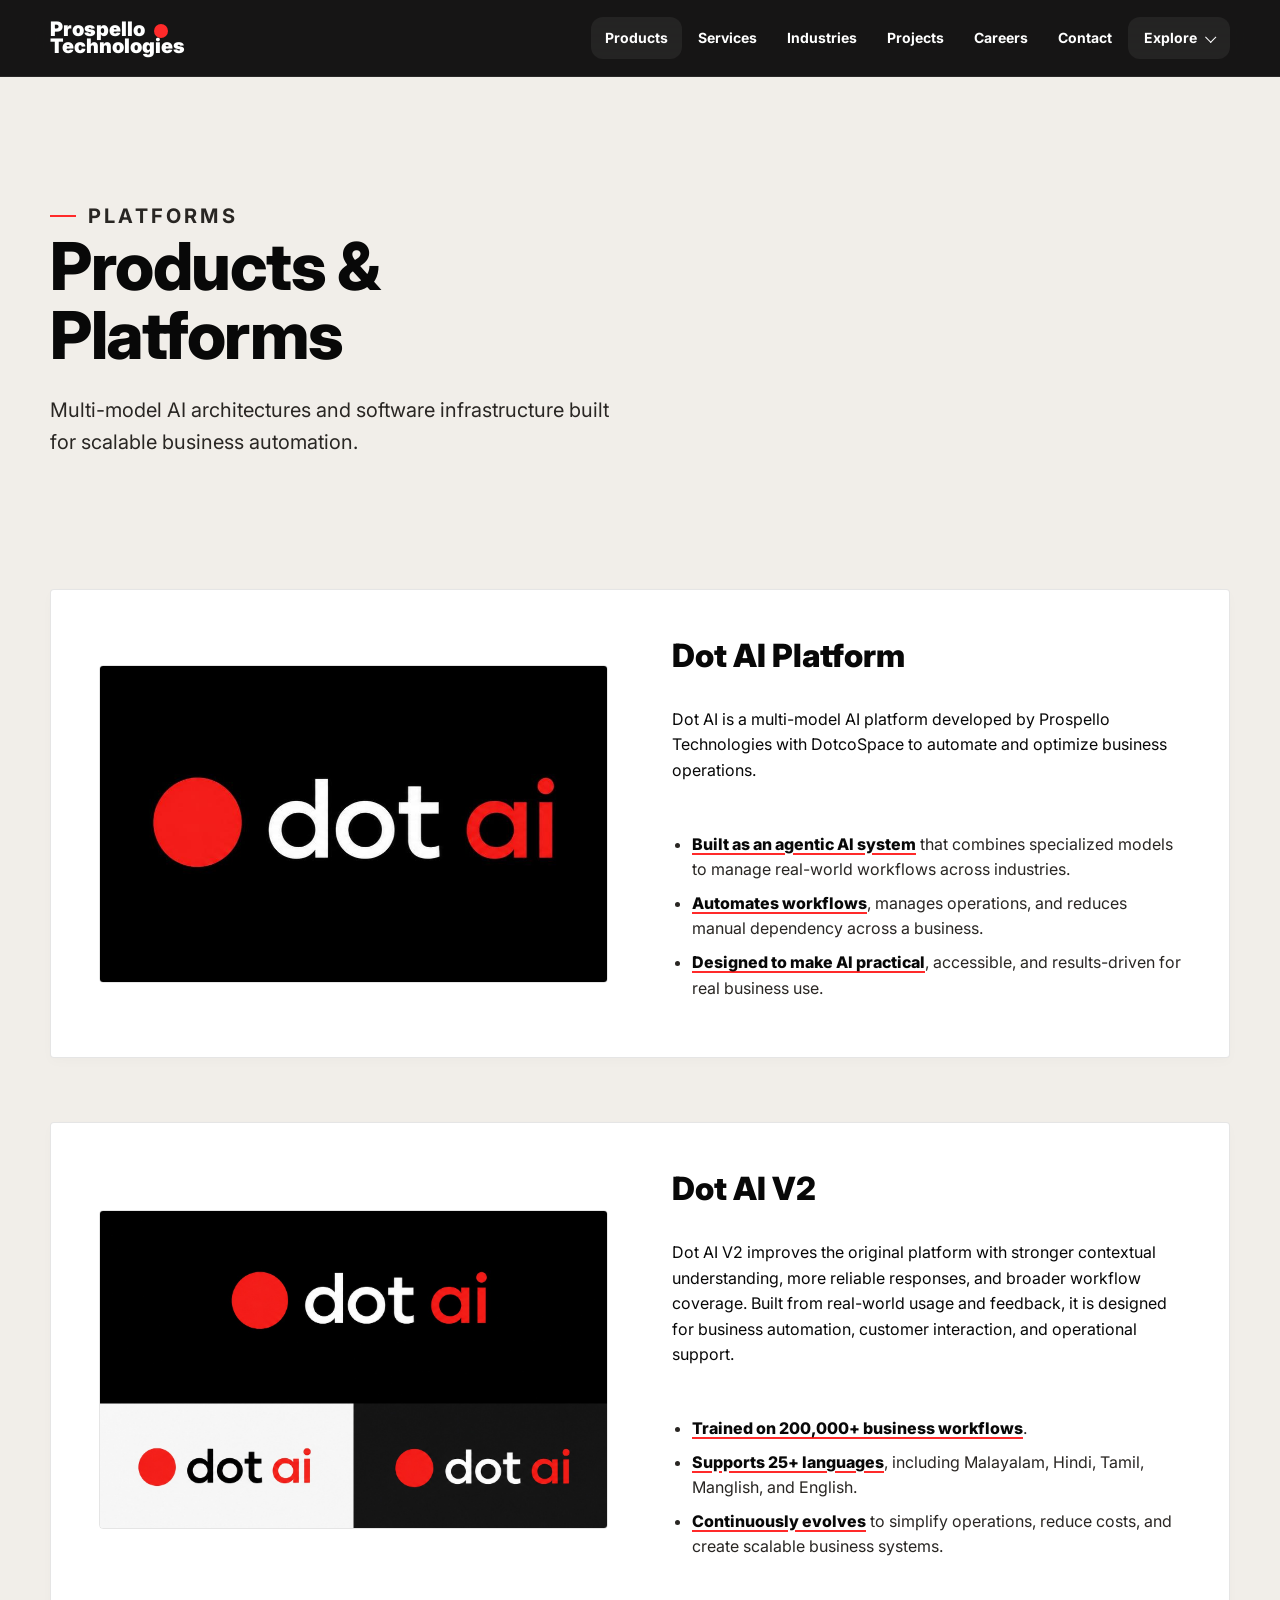
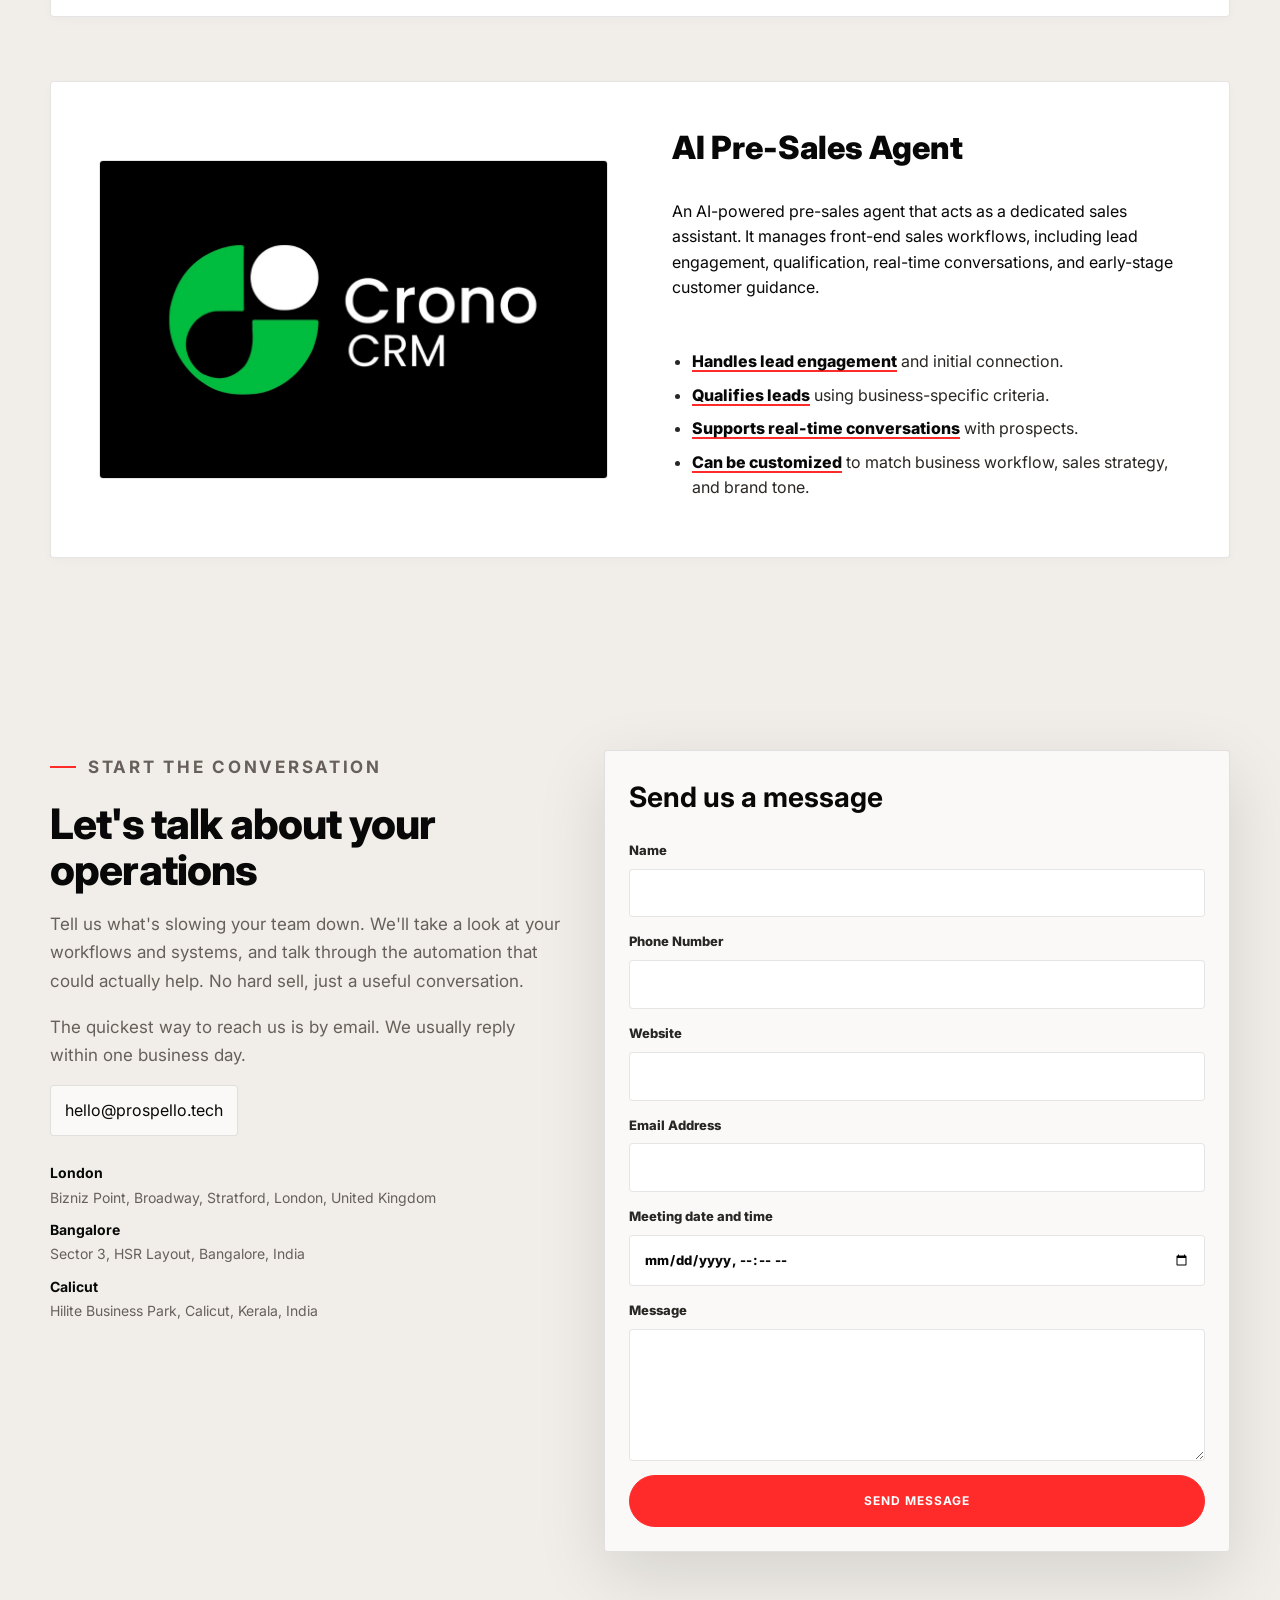
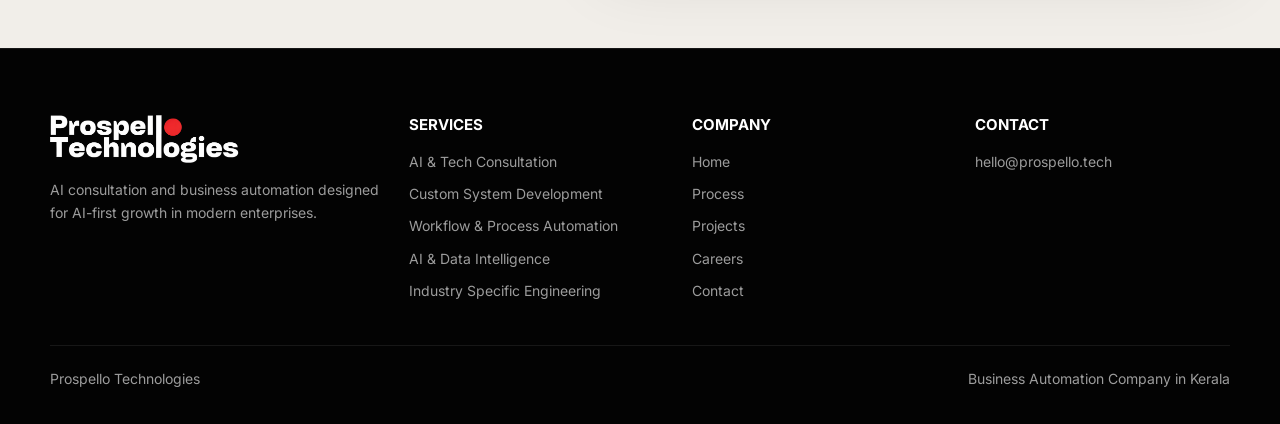
<file: products/index.html>
<!doctype html>
<html lang="en">
<head>
  <meta charset="utf-8">
  <meta name="viewport" content="width=device-width, initial-scale=1">
  <title>Products &amp; Platforms | Prospello</title>
  <meta name="description" content="AI consultation and business automation designed for AI-first growth in modern enterprises.">
  <link rel="canonical" href="https://prospello.tech">
  <link rel="icon" href="../static/website/assets/favicon.ico" sizes="any">
  <link rel="icon" href="../static/website/assets/favicon.png" type="image/png">
  <link rel="preconnect" href="https://fonts.googleapis.com">
  <link rel="preconnect" href="https://fonts.gstatic.com" crossorigin>
  <link href="https://fonts.googleapis.com/css2?family=Inter:wght@300;400;500;600;700;800;900&display=swap" rel="stylesheet">
  <link rel="stylesheet" href="../static/website/css/site.css">
</head>
<body>
  <a class="skip-link" href="index.html#main">Skip to content</a>
  
<header class="site-header">
  <nav class="nav-shell" aria-label="Primary navigation">
    <a class="brand-mark" href="../index.html" aria-label="Prospello home">
      <span>Prospello</span>
      <span>Technologies</span>
      <i aria-hidden="true"></i>
    </a>
    <div class="nav-actions">
      <div class="nav-links" data-nav-menu>
        <div class="nav-links-primary">
          
            <a class="nav-link is-active" href="index.html" aria-current="page">Products</a>
          
            <a class="nav-link" href="../services/index.html">Services</a>
          
            <a class="nav-link" href="../industries/index.html">Industries</a>
          
            <a class="nav-link" href="../projects/index.html">Projects</a>
          
            <a class="nav-link" href="../careers/index.html">Careers</a>
          
            <a class="nav-link" href="../contact/index.html">Contact</a>
          
          <div class="nav-dropdown is-active" data-nav-dropdown>
            <button class="nav-link-button is-active" type="button" aria-expanded="false" aria-controls="nav-explore-panel" data-nav-dropdown-toggle>
              <span>Explore</span>
              <span class="nav-link-caret" aria-hidden="true"></span>
            </button>
            <div class="nav-mega-panel" id="nav-explore-panel" data-nav-dropdown-panel>
              <div class="nav-mega-desktop">
                <div class="nav-mega-columns">
                  
                    <section class="nav-mega-section" aria-label="Services">
                      <p>Services</p>
                      <div class="nav-section-list">
                        
                          <a class="nav-mega-link" href="../services/ai-tech-consultation/index.html">
                            <strong>AI &amp; Tech Consultation</strong>
                          </a>
                        
                          <a class="nav-mega-link" href="../services/custom-system-development/index.html">
                            <strong>Custom System Development</strong>
                          </a>
                        
                          <a class="nav-mega-link" href="../services/workflow-process-automation/index.html">
                            <strong>Workflow &amp; Process Automation</strong>
                          </a>
                        
                          <a class="nav-mega-link" href="../services/ai-data-intelligence/index.html">
                            <strong>AI &amp; Data Intelligence</strong>
                          </a>
                        
                          <a class="nav-mega-link" href="../services/industry-specific-engineering/index.html">
                            <strong>Industry Specific Engineering</strong>
                          </a>
                        
                      </div>
                    </section>
                  
                    <section class="nav-mega-section" aria-label="Industries">
                      <p>Industries</p>
                      <div class="nav-section-list">
                        
                          <a class="nav-mega-link" href="../industries/index.html">
                            <strong>Education &amp; Training</strong>
                          </a>
                        
                          <a class="nav-mega-link" href="../industries/index.html">
                            <strong>Healthcare &amp; Clinics</strong>
                          </a>
                        
                          <a class="nav-mega-link" href="../industries/index.html">
                            <strong>Real Estate &amp; Property Management</strong>
                          </a>
                        
                          <a class="nav-mega-link" href="../industries/index.html">
                            <strong>Ecommerce &amp; Retail</strong>
                          </a>
                        
                          <a class="nav-mega-link" href="../industries/index.html">
                            <strong>Manufacturing &amp; B2B Distribution</strong>
                          </a>
                        
                      </div>
                    </section>
                  
                    <section class="nav-mega-section" aria-label="Company / Platform">
                      <p>Company / Platform</p>
                      <div class="nav-section-list">
                        
                          <a class="nav-mega-link" href="index.html">
                            <strong>Dot AI Platform</strong>
                          </a>
                        
                          <a class="nav-mega-link" href="../index.html#process">
                            <strong>Process</strong>
                          </a>
                        
                          <a class="nav-mega-link" href="../projects/index.html">
                            <strong>Projects</strong>
                          </a>
                        
                          <a class="nav-mega-link" href="../careers/index.html">
                            <strong>Careers</strong>
                          </a>
                        
                          <a class="nav-mega-link" href="../contact/index.html">
                            <strong>Contact</strong>
                          </a>
                        
                      </div>
                    </section>
                  
                </div>
              </div>
              <div class="nav-mega-mobile">
                
                  <details class="nav-mobile-accordion" open>
                    <summary>Services</summary>
                    <div class="nav-mobile-links">
                      
                        <a class="nav-mega-link" href="../services/ai-tech-consultation/index.html">
                          <strong>AI &amp; Tech Consultation</strong>
                        </a>
                      
                        <a class="nav-mega-link" href="../services/custom-system-development/index.html">
                          <strong>Custom System Development</strong>
                        </a>
                      
                        <a class="nav-mega-link" href="../services/workflow-process-automation/index.html">
                          <strong>Workflow &amp; Process Automation</strong>
                        </a>
                      
                        <a class="nav-mega-link" href="../services/ai-data-intelligence/index.html">
                          <strong>AI &amp; Data Intelligence</strong>
                        </a>
                      
                        <a class="nav-mega-link" href="../services/industry-specific-engineering/index.html">
                          <strong>Industry Specific Engineering</strong>
                        </a>
                      
                    </div>
                  </details>
                
                  <details class="nav-mobile-accordion">
                    <summary>Industries</summary>
                    <div class="nav-mobile-links">
                      
                        <a class="nav-mega-link" href="../industries/index.html">
                          <strong>Education &amp; Training</strong>
                        </a>
                      
                        <a class="nav-mega-link" href="../industries/index.html">
                          <strong>Healthcare &amp; Clinics</strong>
                        </a>
                      
                        <a class="nav-mega-link" href="../industries/index.html">
                          <strong>Real Estate &amp; Property Management</strong>
                        </a>
                      
                        <a class="nav-mega-link" href="../industries/index.html">
                          <strong>Ecommerce &amp; Retail</strong>
                        </a>
                      
                        <a class="nav-mega-link" href="../industries/index.html">
                          <strong>Manufacturing &amp; B2B Distribution</strong>
                        </a>
                      
                    </div>
                  </details>
                
                  <details class="nav-mobile-accordion">
                    <summary>Company / Platform</summary>
                    <div class="nav-mobile-links">
                      
                        <a class="nav-mega-link" href="index.html">
                          <strong>Dot AI Platform</strong>
                        </a>
                      
                        <a class="nav-mega-link" href="../index.html#process">
                          <strong>Process</strong>
                        </a>
                      
                        <a class="nav-mega-link" href="../projects/index.html">
                          <strong>Projects</strong>
                        </a>
                      
                        <a class="nav-mega-link" href="../careers/index.html">
                          <strong>Careers</strong>
                        </a>
                      
                        <a class="nav-mega-link" href="../contact/index.html">
                          <strong>Contact</strong>
                        </a>
                      
                    </div>
                  </details>
                
              </div>
            </div>
          </div>
        </div>
      </div>
      <button class="nav-toggle" type="button" aria-label="Open menu" aria-expanded="false" data-nav-toggle>
        <span></span>
        <span></span>
      </button>
    </div>
  </nav>
</header>

  <main id="main">
    
<section class="page-hero section-pad">
  <div class="page-hero-copy reveal">
    <p class="eyebrow">Platforms</p>
    <h1>Products &amp; Platforms</h1>
    <p>Multi-model AI architectures and software infrastructure built for scalable business automation.</p>
  </div>
</section>

<section class="section-pad products-list-section">
  <div class="products-container">
    
      <div class="product-row reveal">
        <div class="product-visual">
          <img src="../static/website/assets/dot-ai-main.jpeg" alt="Dot AI Platform">
        </div>
        <div class="product-copy">
          <h2>Dot AI Platform</h2>
          <p>Dot AI is a multi-model AI platform developed by Prospello Technologies with DotcoSpace to automate and optimize business operations.</p>
          <ul class="product-details-list">
            
              <li><span class="detail-lead">Built as an agentic AI system</span> that combines specialized models to manage real-world workflows across industries.</li>
            
              <li><span class="detail-lead">Automates workflows</span>, manages operations, and reduces manual dependency across a business.</li>
            
              <li><span class="detail-lead">Designed to make AI practical</span>, accessible, and results-driven for real business use.</li>
            
          </ul>
        </div>
      </div>
    
      <div class="product-row reveal">
        <div class="product-visual">
          <img src="../static/website/assets/dot-ai-v2.jpeg" alt="Dot AI V2">
        </div>
        <div class="product-copy">
          <h2>Dot AI V2</h2>
          <p>Dot AI V2 improves the original platform with stronger contextual understanding, more reliable responses, and broader workflow coverage. Built from real-world usage and feedback, it is designed for business automation, customer interaction, and operational support.</p>
          <ul class="product-details-list">
            
              <li><span class="detail-lead">Trained on 200,000+ business workflows</span>.</li>
            
              <li><span class="detail-lead">Supports 25+ languages</span>, including Malayalam, Hindi, Tamil, Manglish, and English.</li>
            
              <li><span class="detail-lead">Continuously evolves</span> to simplify operations, reduce costs, and create scalable business systems.</li>
            
          </ul>
        </div>
      </div>
    
      <div class="product-row reveal">
        <div class="product-visual">
          <img src="../static/website/assets/ai-presales-agent.jpeg" alt="AI Pre-Sales Agent">
        </div>
        <div class="product-copy">
          <h2>AI Pre-Sales Agent</h2>
          <p>An AI-powered pre-sales agent that acts as a dedicated sales assistant. It manages front-end sales workflows, including lead engagement, qualification, real-time conversations, and early-stage customer guidance.</p>
          <ul class="product-details-list">
            
              <li><span class="detail-lead">Handles lead engagement</span> and initial connection.</li>
            
              <li><span class="detail-lead">Qualifies leads</span> using business-specific criteria.</li>
            
              <li><span class="detail-lead">Supports real-time conversations</span> with prospects.</li>
            
              <li><span class="detail-lead">Can be customized</span> to match business workflow, sales strategy, and brand tone.</li>
            
          </ul>
        </div>
      </div>
    
  </div>
</section>

<section class="contact-section section-pad" id="contact">
  <div class="contact-copy reveal">
    <p class="eyebrow">Start the conversation</p>
    <h2>Let&#x27;s talk about your operations</h2>
    <p>Tell us what&#x27;s slowing your team down. We&#x27;ll take a look at your workflows and systems, and talk through the automation that could actually help. No hard sell, just a useful conversation.</p>
    <p class="contact-email-note">The quickest way to reach us is by email. We usually reply within one business day.</p>
    <div class="contact-links">
      <a href="mailto:hello@prospello.tech">hello@prospello.tech</a>
    </div>
    <ul class="location-list">
      
        <li><span class="location-city">London</span><span class="location-address">Bizniz Point, Broadway, Stratford, London, United Kingdom</span></li>
      
        <li><span class="location-city">Bangalore</span><span class="location-address">Sector 3, HSR Layout, Bangalore, India</span></li>
      
        <li><span class="location-city">Calicut</span><span class="location-address">Hilite Business Park, Calicut, Kerala, India</span></li>
      
    </ul>
  </div>
  <form class="contact-form reveal" action="mailto:hello@prospello.tech" method="post" enctype="text/plain">
    <h3>Send us a message</h3>
    <label>Name<input name="name" type="text" autocomplete="name" required></label>
    <label>Phone Number<input name="phone" type="tel" autocomplete="tel" required></label>
    <label>Website<input name="website" type="url" autocomplete="url"></label>
    <label>Email Address<input name="email" type="email" autocomplete="email"></label>
    <label>Meeting date and time<input name="meeting" type="datetime-local"></label>
    <label>Message<textarea name="message" rows="5"></textarea></label>
    <button class="button button-primary" type="submit">SEND MESSAGE</button>
  </form>
</section>


  </main>
  
<footer class="site-footer">
  <div class="footer-grid">
    <div class="footer-brand">
      <img src="../static/website/assets/logo-main.png" alt="Prospello">
      <p>AI consultation and business automation designed for AI-first growth in modern enterprises.</p>
    </div>
    <div>
      <h2>Services</h2>
      
        <a href="../services/ai-tech-consultation/index.html">AI &amp; Tech Consultation</a>
      
        <a href="../services/custom-system-development/index.html">Custom System Development</a>
      
        <a href="../services/workflow-process-automation/index.html">Workflow &amp; Process Automation</a>
      
        <a href="../services/ai-data-intelligence/index.html">AI &amp; Data Intelligence</a>
      
        <a href="../services/industry-specific-engineering/index.html">Industry Specific Engineering</a>
      
    </div>
    <div>
      <h2>Company</h2>
      <a href="../index.html">Home</a>
      <a href="../index.html#process">Process</a>
      <a href="../projects/index.html">Projects</a>
      <a href="../careers/index.html">Careers</a>
      <a href="../contact/index.html">Contact</a>
    </div>
    <div>
      <h2>Contact</h2>
      <a href="mailto:hello@prospello.tech">hello@prospello.tech</a>
    </div>
  </div>
  <div class="footer-bottom">
    <span>Prospello Technologies</span>
    <span>Business Automation Company in Kerala</span>
  </div>
</footer>

  <script src="../static/website/js/site.js" defer></script>
</body>
</html>
</file>
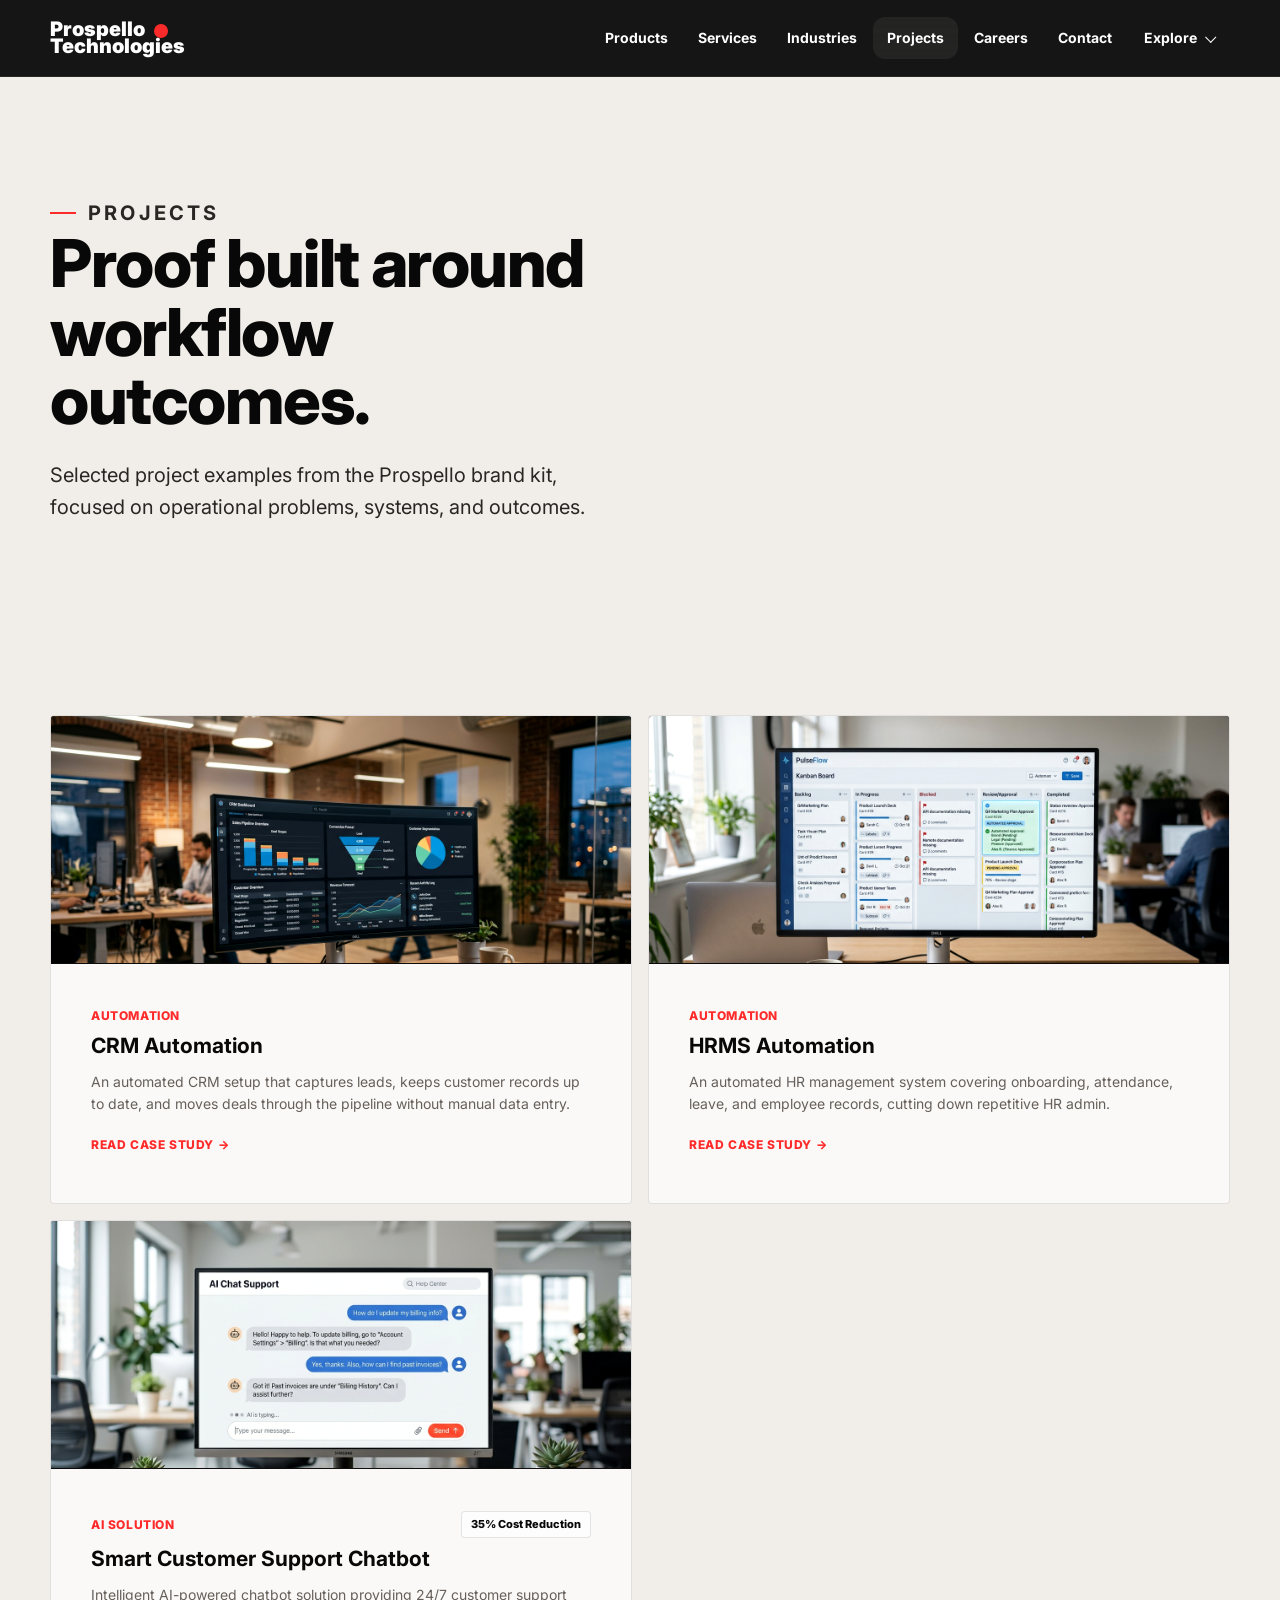
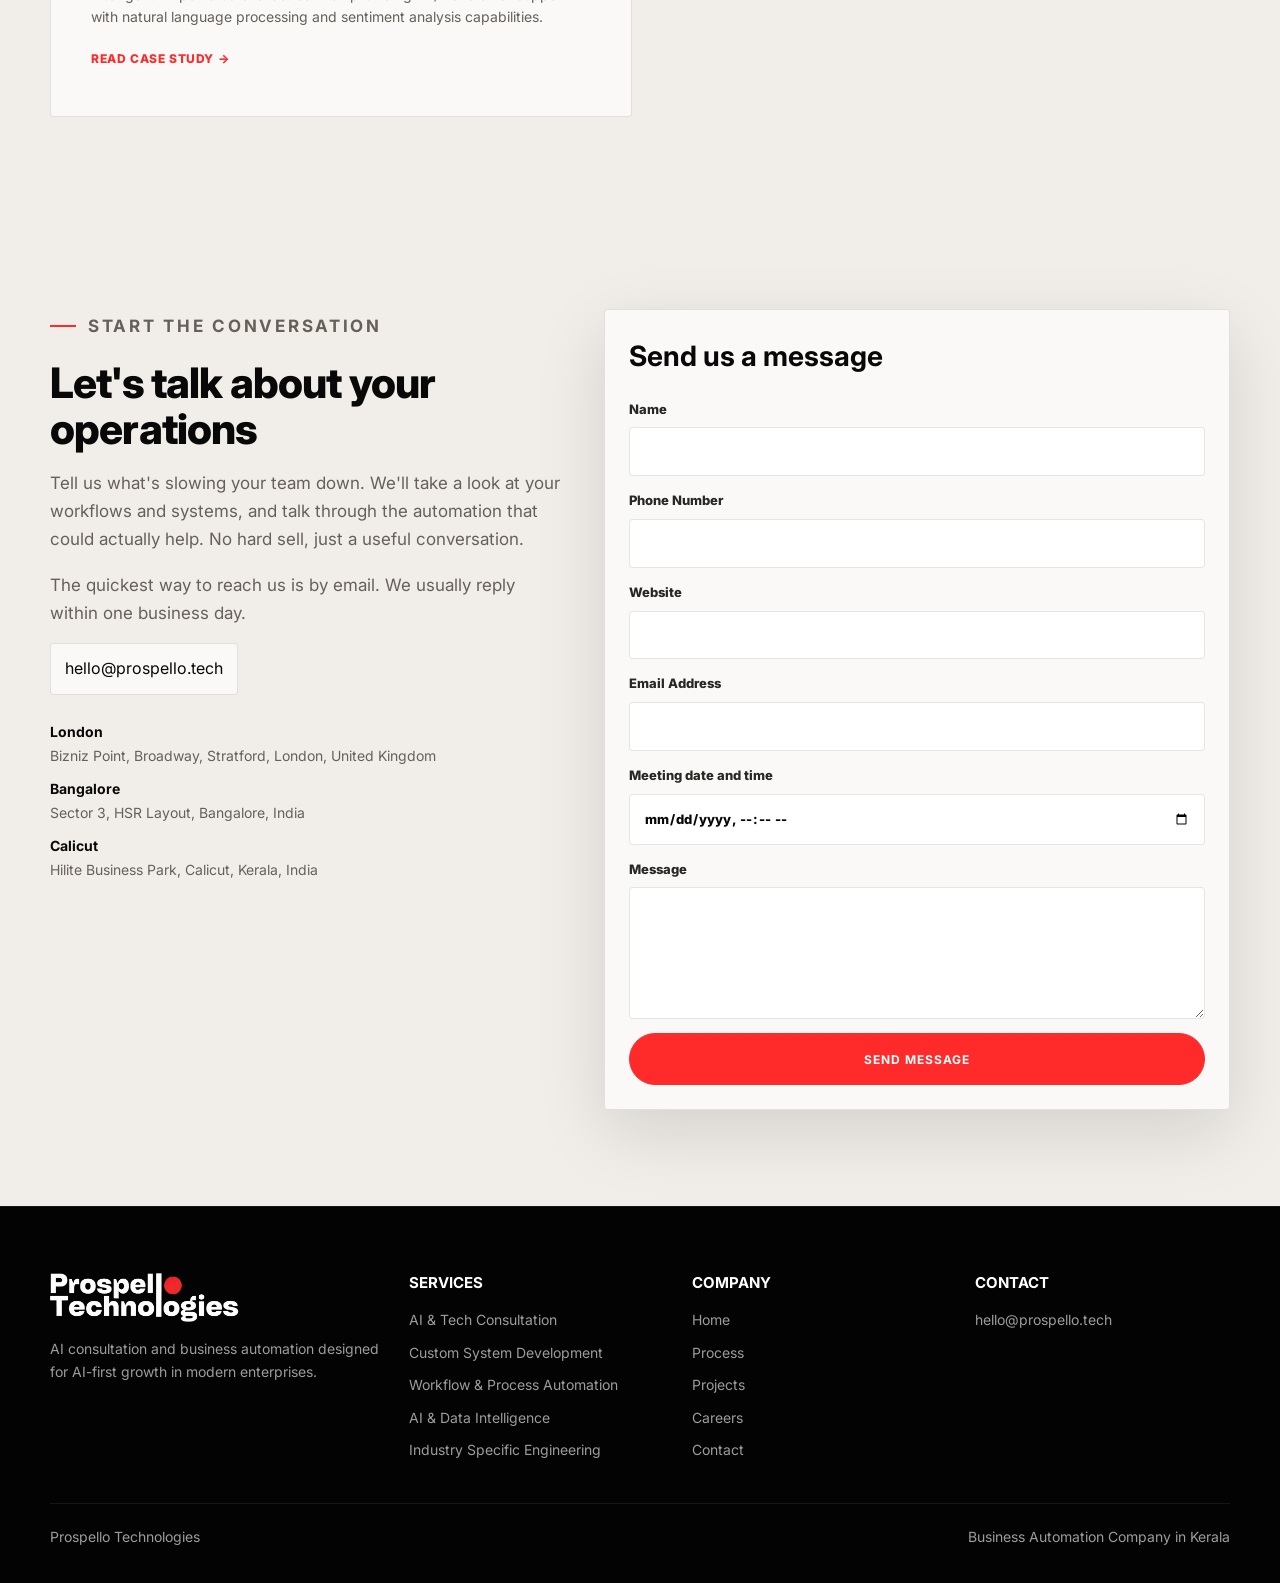
<file: projects/index.html>
<!doctype html>
<html lang="en">
<head>
  <meta charset="utf-8">
  <meta name="viewport" content="width=device-width, initial-scale=1">
  <title>Projects | Prospello</title>
  <meta name="description" content="AI consultation and business automation designed for AI-first growth in modern enterprises.">
  <link rel="canonical" href="https://prospello.tech">
  <link rel="icon" href="../static/website/assets/favicon.ico" sizes="any">
  <link rel="icon" href="../static/website/assets/favicon.png" type="image/png">
  <link rel="preconnect" href="https://fonts.googleapis.com">
  <link rel="preconnect" href="https://fonts.gstatic.com" crossorigin>
  <link href="https://fonts.googleapis.com/css2?family=Inter:wght@300;400;500;600;700;800;900&display=swap" rel="stylesheet">
  <link rel="stylesheet" href="../static/website/css/site.css">
</head>
<body>
  <a class="skip-link" href="index.html#main">Skip to content</a>
  
<header class="site-header">
  <nav class="nav-shell" aria-label="Primary navigation">
    <a class="brand-mark" href="../index.html" aria-label="Prospello home">
      <span>Prospello</span>
      <span>Technologies</span>
      <i aria-hidden="true"></i>
    </a>
    <div class="nav-actions">
      <div class="nav-links" data-nav-menu>
        <div class="nav-links-primary">
          
            <a class="nav-link" href="../products/index.html">Products</a>
          
            <a class="nav-link" href="../services/index.html">Services</a>
          
            <a class="nav-link" href="../industries/index.html">Industries</a>
          
            <a class="nav-link is-active" href="index.html" aria-current="page">Projects</a>
          
            <a class="nav-link" href="../careers/index.html">Careers</a>
          
            <a class="nav-link" href="../contact/index.html">Contact</a>
          
          <div class="nav-dropdown" data-nav-dropdown>
            <button class="nav-link-button" type="button" aria-expanded="false" aria-controls="nav-explore-panel" data-nav-dropdown-toggle>
              <span>Explore</span>
              <span class="nav-link-caret" aria-hidden="true"></span>
            </button>
            <div class="nav-mega-panel" id="nav-explore-panel" data-nav-dropdown-panel>
              <div class="nav-mega-desktop">
                <div class="nav-mega-columns">
                  
                    <section class="nav-mega-section" aria-label="Services">
                      <p>Services</p>
                      <div class="nav-section-list">
                        
                          <a class="nav-mega-link" href="../services/ai-tech-consultation/index.html">
                            <strong>AI &amp; Tech Consultation</strong>
                          </a>
                        
                          <a class="nav-mega-link" href="../services/custom-system-development/index.html">
                            <strong>Custom System Development</strong>
                          </a>
                        
                          <a class="nav-mega-link" href="../services/workflow-process-automation/index.html">
                            <strong>Workflow &amp; Process Automation</strong>
                          </a>
                        
                          <a class="nav-mega-link" href="../services/ai-data-intelligence/index.html">
                            <strong>AI &amp; Data Intelligence</strong>
                          </a>
                        
                          <a class="nav-mega-link" href="../services/industry-specific-engineering/index.html">
                            <strong>Industry Specific Engineering</strong>
                          </a>
                        
                      </div>
                    </section>
                  
                    <section class="nav-mega-section" aria-label="Industries">
                      <p>Industries</p>
                      <div class="nav-section-list">
                        
                          <a class="nav-mega-link" href="../industries/index.html">
                            <strong>Education &amp; Training</strong>
                          </a>
                        
                          <a class="nav-mega-link" href="../industries/index.html">
                            <strong>Healthcare &amp; Clinics</strong>
                          </a>
                        
                          <a class="nav-mega-link" href="../industries/index.html">
                            <strong>Real Estate &amp; Property Management</strong>
                          </a>
                        
                          <a class="nav-mega-link" href="../industries/index.html">
                            <strong>Ecommerce &amp; Retail</strong>
                          </a>
                        
                          <a class="nav-mega-link" href="../industries/index.html">
                            <strong>Manufacturing &amp; B2B Distribution</strong>
                          </a>
                        
                      </div>
                    </section>
                  
                    <section class="nav-mega-section" aria-label="Company / Platform">
                      <p>Company / Platform</p>
                      <div class="nav-section-list">
                        
                          <a class="nav-mega-link" href="../products/index.html">
                            <strong>Dot AI Platform</strong>
                          </a>
                        
                          <a class="nav-mega-link" href="../index.html#process">
                            <strong>Process</strong>
                          </a>
                        
                          <a class="nav-mega-link" href="index.html">
                            <strong>Projects</strong>
                          </a>
                        
                          <a class="nav-mega-link" href="../careers/index.html">
                            <strong>Careers</strong>
                          </a>
                        
                          <a class="nav-mega-link" href="../contact/index.html">
                            <strong>Contact</strong>
                          </a>
                        
                      </div>
                    </section>
                  
                </div>
              </div>
              <div class="nav-mega-mobile">
                
                  <details class="nav-mobile-accordion" open>
                    <summary>Services</summary>
                    <div class="nav-mobile-links">
                      
                        <a class="nav-mega-link" href="../services/ai-tech-consultation/index.html">
                          <strong>AI &amp; Tech Consultation</strong>
                        </a>
                      
                        <a class="nav-mega-link" href="../services/custom-system-development/index.html">
                          <strong>Custom System Development</strong>
                        </a>
                      
                        <a class="nav-mega-link" href="../services/workflow-process-automation/index.html">
                          <strong>Workflow &amp; Process Automation</strong>
                        </a>
                      
                        <a class="nav-mega-link" href="../services/ai-data-intelligence/index.html">
                          <strong>AI &amp; Data Intelligence</strong>
                        </a>
                      
                        <a class="nav-mega-link" href="../services/industry-specific-engineering/index.html">
                          <strong>Industry Specific Engineering</strong>
                        </a>
                      
                    </div>
                  </details>
                
                  <details class="nav-mobile-accordion">
                    <summary>Industries</summary>
                    <div class="nav-mobile-links">
                      
                        <a class="nav-mega-link" href="../industries/index.html">
                          <strong>Education &amp; Training</strong>
                        </a>
                      
                        <a class="nav-mega-link" href="../industries/index.html">
                          <strong>Healthcare &amp; Clinics</strong>
                        </a>
                      
                        <a class="nav-mega-link" href="../industries/index.html">
                          <strong>Real Estate &amp; Property Management</strong>
                        </a>
                      
                        <a class="nav-mega-link" href="../industries/index.html">
                          <strong>Ecommerce &amp; Retail</strong>
                        </a>
                      
                        <a class="nav-mega-link" href="../industries/index.html">
                          <strong>Manufacturing &amp; B2B Distribution</strong>
                        </a>
                      
                    </div>
                  </details>
                
                  <details class="nav-mobile-accordion">
                    <summary>Company / Platform</summary>
                    <div class="nav-mobile-links">
                      
                        <a class="nav-mega-link" href="../products/index.html">
                          <strong>Dot AI Platform</strong>
                        </a>
                      
                        <a class="nav-mega-link" href="../index.html#process">
                          <strong>Process</strong>
                        </a>
                      
                        <a class="nav-mega-link" href="index.html">
                          <strong>Projects</strong>
                        </a>
                      
                        <a class="nav-mega-link" href="../careers/index.html">
                          <strong>Careers</strong>
                        </a>
                      
                        <a class="nav-mega-link" href="../contact/index.html">
                          <strong>Contact</strong>
                        </a>
                      
                    </div>
                  </details>
                
              </div>
            </div>
          </div>
        </div>
      </div>
      <button class="nav-toggle" type="button" aria-label="Open menu" aria-expanded="false" data-nav-toggle>
        <span></span>
        <span></span>
      </button>
    </div>
  </nav>
</header>

  <main id="main">
    
<section class="page-hero section-pad">
  <div class="page-hero-copy reveal">
    <p class="eyebrow">Projects</p>
    <h1>Proof built around workflow outcomes.</h1>
    <p>Selected project examples from the Prospello brand kit, focused on operational problems, systems, and outcomes.</p>
  </div>
</section>

<section class="section-pad">
  <div class="project-grid project-grid-wide">
    
      <a href="crm-automation/index.html" class="project-card reveal">
        <div class="project-visual">
          <img class="project-system" src="../static/website/assets/generated-system-sales-lead-management.png" alt="CRM Automation">
          
        </div>
        <div class="project-card-content">
          <div class="project-card-meta">
            <span>Automation</span>
            
          </div>
          <h3>CRM Automation</h3>
          <p>An automated CRM setup that captures leads, keeps customer records up to date, and moves deals through the pipeline without manual data entry.</p>
          <span class="project-card-link">Read Case Study &rarr;</span>
        </div>
      </a>
    
      <a href="hrms-automation/index.html" class="project-card reveal">
        <div class="project-visual">
          <img class="project-system" src="../static/website/assets/generated-system-operations-workflow.png" alt="HRMS Automation">
          
        </div>
        <div class="project-card-content">
          <div class="project-card-meta">
            <span>Automation</span>
            
          </div>
          <h3>HRMS Automation</h3>
          <p>An automated HR management system covering onboarding, attendance, leave, and employee records, cutting down repetitive HR admin.</p>
          <span class="project-card-link">Read Case Study &rarr;</span>
        </div>
      </a>
    
      <a href="smart-customer-support-chatbot/index.html" class="project-card reveal">
        <div class="project-visual">
          <img class="project-system" src="../static/website/assets/generated-customer-support-chatbot.png" alt="Smart Customer Support Chatbot">
          
          <div class="project-logo-wrap">
            <img class="project-logo" src="../static/website/assets/client-atp-logo-white.png" alt="">
          </div>
          
        </div>
        <div class="project-card-content">
          <div class="project-card-meta">
            <span>AI Solution</span>
            <span class="project-result-badge">35% Cost Reduction</span>
          </div>
          <h3>Smart Customer Support Chatbot</h3>
          <p>Intelligent AI-powered chatbot solution providing 24/7 customer support with natural language processing and sentiment analysis capabilities.</p>
          <span class="project-card-link">Read Case Study &rarr;</span>
        </div>
      </a>
    
  </div>
</section>

<section class="contact-section section-pad" id="contact">
  <div class="contact-copy reveal">
    <p class="eyebrow">Start the conversation</p>
    <h2>Let&#x27;s talk about your operations</h2>
    <p>Tell us what&#x27;s slowing your team down. We&#x27;ll take a look at your workflows and systems, and talk through the automation that could actually help. No hard sell, just a useful conversation.</p>
    <p class="contact-email-note">The quickest way to reach us is by email. We usually reply within one business day.</p>
    <div class="contact-links">
      <a href="mailto:hello@prospello.tech">hello@prospello.tech</a>
    </div>
    <ul class="location-list">
      
        <li><span class="location-city">London</span><span class="location-address">Bizniz Point, Broadway, Stratford, London, United Kingdom</span></li>
      
        <li><span class="location-city">Bangalore</span><span class="location-address">Sector 3, HSR Layout, Bangalore, India</span></li>
      
        <li><span class="location-city">Calicut</span><span class="location-address">Hilite Business Park, Calicut, Kerala, India</span></li>
      
    </ul>
  </div>
  <form class="contact-form reveal" action="mailto:hello@prospello.tech" method="post" enctype="text/plain">
    <h3>Send us a message</h3>
    <label>Name<input name="name" type="text" autocomplete="name" required></label>
    <label>Phone Number<input name="phone" type="tel" autocomplete="tel" required></label>
    <label>Website<input name="website" type="url" autocomplete="url"></label>
    <label>Email Address<input name="email" type="email" autocomplete="email"></label>
    <label>Meeting date and time<input name="meeting" type="datetime-local"></label>
    <label>Message<textarea name="message" rows="5"></textarea></label>
    <button class="button button-primary" type="submit">SEND MESSAGE</button>
  </form>
</section>


  </main>
  
<footer class="site-footer">
  <div class="footer-grid">
    <div class="footer-brand">
      <img src="../static/website/assets/logo-main.png" alt="Prospello">
      <p>AI consultation and business automation designed for AI-first growth in modern enterprises.</p>
    </div>
    <div>
      <h2>Services</h2>
      
        <a href="../services/ai-tech-consultation/index.html">AI &amp; Tech Consultation</a>
      
        <a href="../services/custom-system-development/index.html">Custom System Development</a>
      
        <a href="../services/workflow-process-automation/index.html">Workflow &amp; Process Automation</a>
      
        <a href="../services/ai-data-intelligence/index.html">AI &amp; Data Intelligence</a>
      
        <a href="../services/industry-specific-engineering/index.html">Industry Specific Engineering</a>
      
    </div>
    <div>
      <h2>Company</h2>
      <a href="../index.html">Home</a>
      <a href="../index.html#process">Process</a>
      <a href="index.html">Projects</a>
      <a href="../careers/index.html">Careers</a>
      <a href="../contact/index.html">Contact</a>
    </div>
    <div>
      <h2>Contact</h2>
      <a href="mailto:hello@prospello.tech">hello@prospello.tech</a>
    </div>
  </div>
  <div class="footer-bottom">
    <span>Prospello Technologies</span>
    <span>Business Automation Company in Kerala</span>
  </div>
</footer>

  <script src="../static/website/js/site.js" defer></script>
</body>
</html>
</file>
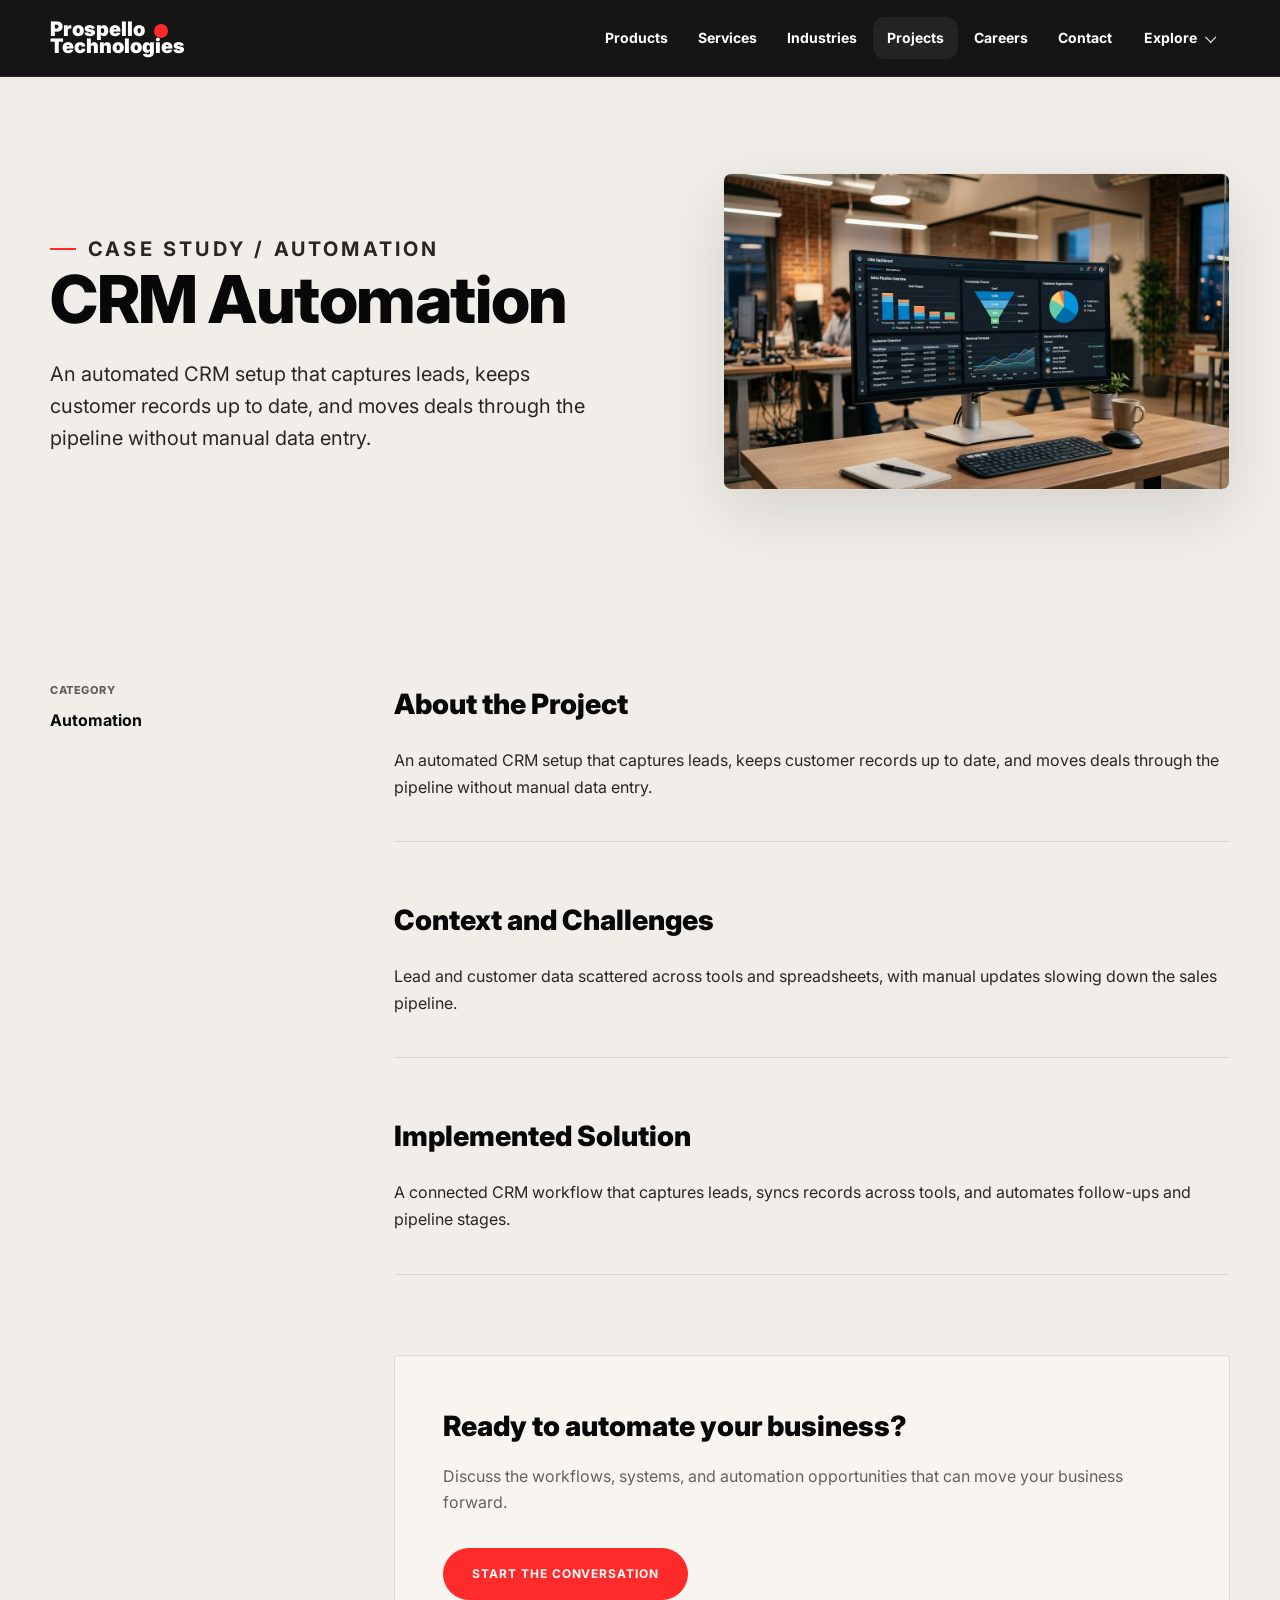
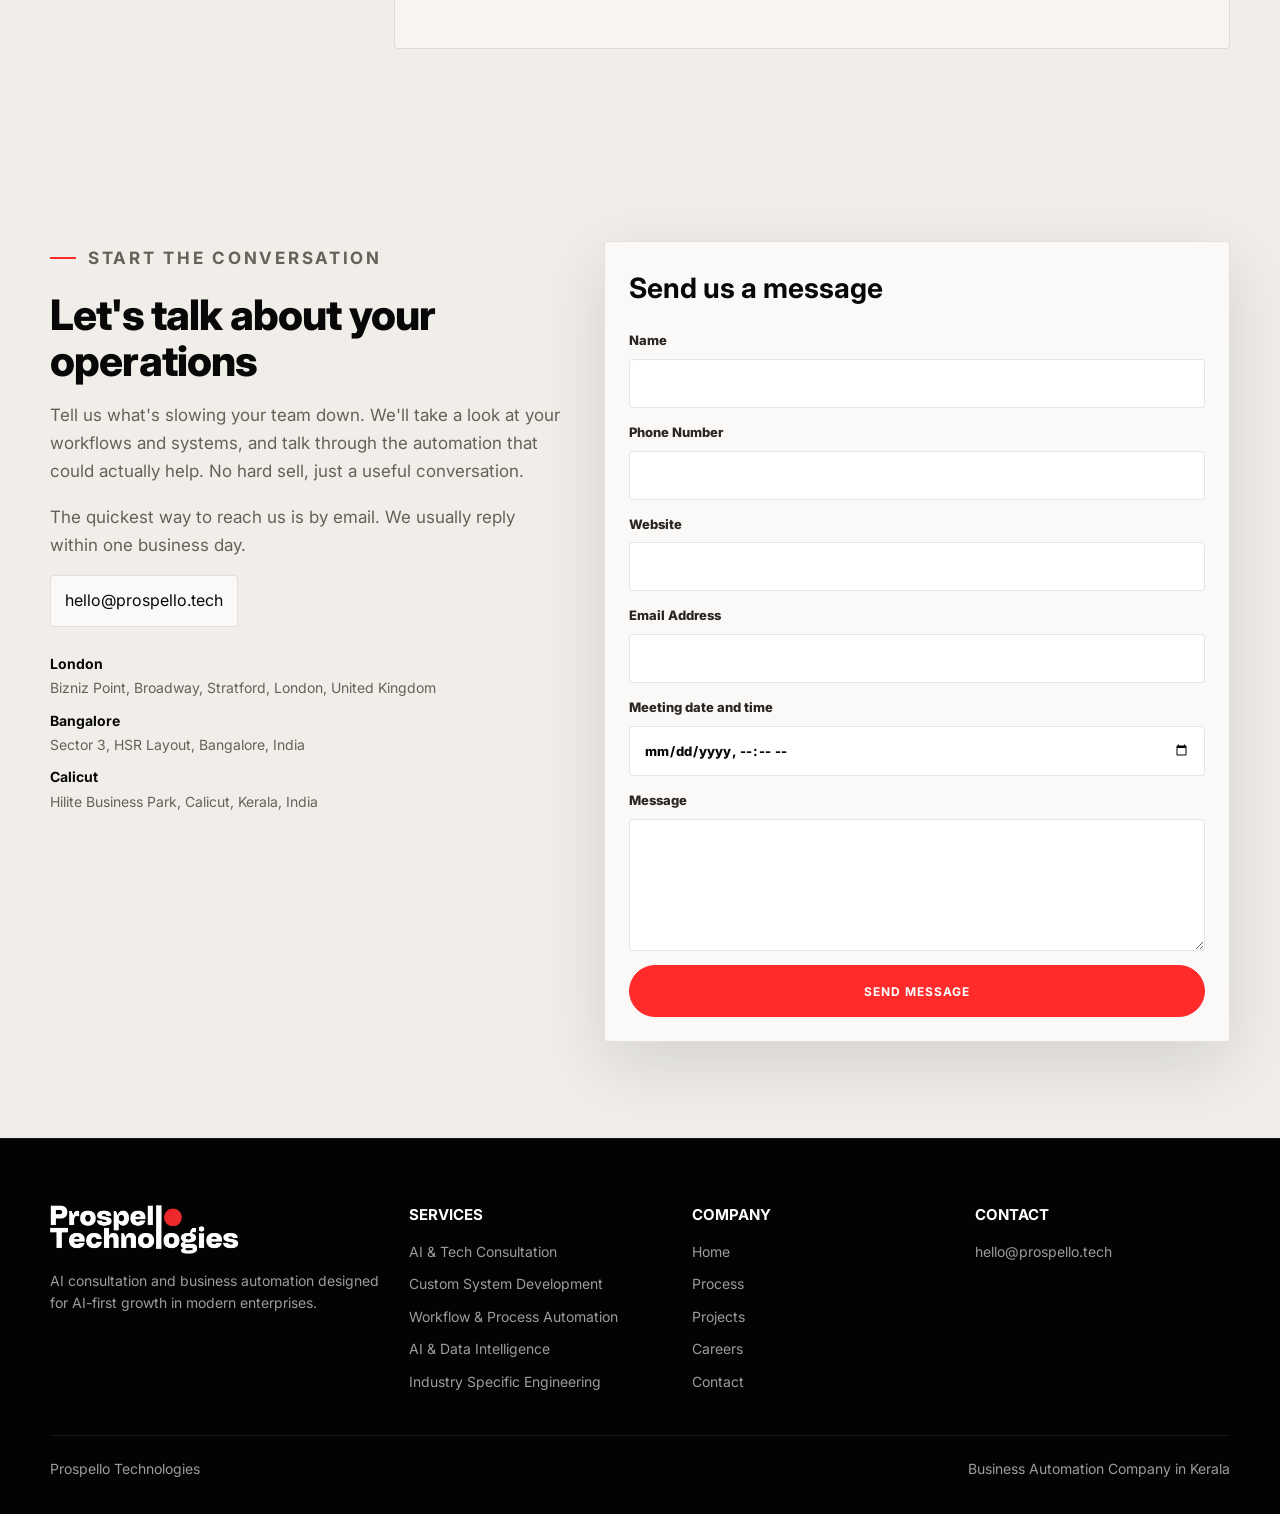
<file: projects/crm-automation/index.html>
<!doctype html>
<html lang="en">
<head>
  <meta charset="utf-8">
  <meta name="viewport" content="width=device-width, initial-scale=1">
  <title>CRM Automation | Prospello</title>
  <meta name="description" content="AI consultation and business automation designed for AI-first growth in modern enterprises.">
  <link rel="canonical" href="https://prospello.tech">
  <link rel="icon" href="../../static/website/assets/favicon.ico" sizes="any">
  <link rel="icon" href="../../static/website/assets/favicon.png" type="image/png">
  <link rel="preconnect" href="https://fonts.googleapis.com">
  <link rel="preconnect" href="https://fonts.gstatic.com" crossorigin>
  <link href="https://fonts.googleapis.com/css2?family=Inter:wght@300;400;500;600;700;800;900&display=swap" rel="stylesheet">
  <link rel="stylesheet" href="../../static/website/css/site.css">
</head>
<body>
  <a class="skip-link" href="index.html#main">Skip to content</a>
  
<header class="site-header">
  <nav class="nav-shell" aria-label="Primary navigation">
    <a class="brand-mark" href="../../index.html" aria-label="Prospello home">
      <span>Prospello</span>
      <span>Technologies</span>
      <i aria-hidden="true"></i>
    </a>
    <div class="nav-actions">
      <div class="nav-links" data-nav-menu>
        <div class="nav-links-primary">
          
            <a class="nav-link" href="../../products/index.html">Products</a>
          
            <a class="nav-link" href="../../services/index.html">Services</a>
          
            <a class="nav-link" href="../../industries/index.html">Industries</a>
          
            <a class="nav-link is-active" href="../index.html" aria-current="page">Projects</a>
          
            <a class="nav-link" href="../../careers/index.html">Careers</a>
          
            <a class="nav-link" href="../../contact/index.html">Contact</a>
          
          <div class="nav-dropdown" data-nav-dropdown>
            <button class="nav-link-button" type="button" aria-expanded="false" aria-controls="nav-explore-panel" data-nav-dropdown-toggle>
              <span>Explore</span>
              <span class="nav-link-caret" aria-hidden="true"></span>
            </button>
            <div class="nav-mega-panel" id="nav-explore-panel" data-nav-dropdown-panel>
              <div class="nav-mega-desktop">
                <div class="nav-mega-columns">
                  
                    <section class="nav-mega-section" aria-label="Services">
                      <p>Services</p>
                      <div class="nav-section-list">
                        
                          <a class="nav-mega-link" href="../../services/ai-tech-consultation/index.html">
                            <strong>AI &amp; Tech Consultation</strong>
                          </a>
                        
                          <a class="nav-mega-link" href="../../services/custom-system-development/index.html">
                            <strong>Custom System Development</strong>
                          </a>
                        
                          <a class="nav-mega-link" href="../../services/workflow-process-automation/index.html">
                            <strong>Workflow &amp; Process Automation</strong>
                          </a>
                        
                          <a class="nav-mega-link" href="../../services/ai-data-intelligence/index.html">
                            <strong>AI &amp; Data Intelligence</strong>
                          </a>
                        
                          <a class="nav-mega-link" href="../../services/industry-specific-engineering/index.html">
                            <strong>Industry Specific Engineering</strong>
                          </a>
                        
                      </div>
                    </section>
                  
                    <section class="nav-mega-section" aria-label="Industries">
                      <p>Industries</p>
                      <div class="nav-section-list">
                        
                          <a class="nav-mega-link" href="../../industries/index.html">
                            <strong>Education &amp; Training</strong>
                          </a>
                        
                          <a class="nav-mega-link" href="../../industries/index.html">
                            <strong>Healthcare &amp; Clinics</strong>
                          </a>
                        
                          <a class="nav-mega-link" href="../../industries/index.html">
                            <strong>Real Estate &amp; Property Management</strong>
                          </a>
                        
                          <a class="nav-mega-link" href="../../industries/index.html">
                            <strong>Ecommerce &amp; Retail</strong>
                          </a>
                        
                          <a class="nav-mega-link" href="../../industries/index.html">
                            <strong>Manufacturing &amp; B2B Distribution</strong>
                          </a>
                        
                      </div>
                    </section>
                  
                    <section class="nav-mega-section" aria-label="Company / Platform">
                      <p>Company / Platform</p>
                      <div class="nav-section-list">
                        
                          <a class="nav-mega-link" href="../../products/index.html">
                            <strong>Dot AI Platform</strong>
                          </a>
                        
                          <a class="nav-mega-link" href="../../index.html#process">
                            <strong>Process</strong>
                          </a>
                        
                          <a class="nav-mega-link" href="../index.html">
                            <strong>Projects</strong>
                          </a>
                        
                          <a class="nav-mega-link" href="../../careers/index.html">
                            <strong>Careers</strong>
                          </a>
                        
                          <a class="nav-mega-link" href="../../contact/index.html">
                            <strong>Contact</strong>
                          </a>
                        
                      </div>
                    </section>
                  
                </div>
              </div>
              <div class="nav-mega-mobile">
                
                  <details class="nav-mobile-accordion" open>
                    <summary>Services</summary>
                    <div class="nav-mobile-links">
                      
                        <a class="nav-mega-link" href="../../services/ai-tech-consultation/index.html">
                          <strong>AI &amp; Tech Consultation</strong>
                        </a>
                      
                        <a class="nav-mega-link" href="../../services/custom-system-development/index.html">
                          <strong>Custom System Development</strong>
                        </a>
                      
                        <a class="nav-mega-link" href="../../services/workflow-process-automation/index.html">
                          <strong>Workflow &amp; Process Automation</strong>
                        </a>
                      
                        <a class="nav-mega-link" href="../../services/ai-data-intelligence/index.html">
                          <strong>AI &amp; Data Intelligence</strong>
                        </a>
                      
                        <a class="nav-mega-link" href="../../services/industry-specific-engineering/index.html">
                          <strong>Industry Specific Engineering</strong>
                        </a>
                      
                    </div>
                  </details>
                
                  <details class="nav-mobile-accordion">
                    <summary>Industries</summary>
                    <div class="nav-mobile-links">
                      
                        <a class="nav-mega-link" href="../../industries/index.html">
                          <strong>Education &amp; Training</strong>
                        </a>
                      
                        <a class="nav-mega-link" href="../../industries/index.html">
                          <strong>Healthcare &amp; Clinics</strong>
                        </a>
                      
                        <a class="nav-mega-link" href="../../industries/index.html">
                          <strong>Real Estate &amp; Property Management</strong>
                        </a>
                      
                        <a class="nav-mega-link" href="../../industries/index.html">
                          <strong>Ecommerce &amp; Retail</strong>
                        </a>
                      
                        <a class="nav-mega-link" href="../../industries/index.html">
                          <strong>Manufacturing &amp; B2B Distribution</strong>
                        </a>
                      
                    </div>
                  </details>
                
                  <details class="nav-mobile-accordion">
                    <summary>Company / Platform</summary>
                    <div class="nav-mobile-links">
                      
                        <a class="nav-mega-link" href="../../products/index.html">
                          <strong>Dot AI Platform</strong>
                        </a>
                      
                        <a class="nav-mega-link" href="../../index.html#process">
                          <strong>Process</strong>
                        </a>
                      
                        <a class="nav-mega-link" href="../index.html">
                          <strong>Projects</strong>
                        </a>
                      
                        <a class="nav-mega-link" href="../../careers/index.html">
                          <strong>Careers</strong>
                        </a>
                      
                        <a class="nav-mega-link" href="../../contact/index.html">
                          <strong>Contact</strong>
                        </a>
                      
                    </div>
                  </details>
                
              </div>
            </div>
          </div>
        </div>
      </div>
      <button class="nav-toggle" type="button" aria-label="Open menu" aria-expanded="false" data-nav-toggle>
        <span></span>
        <span></span>
      </button>
    </div>
  </nav>
</header>

  <main id="main">
    
<section class="page-hero section-pad">
  <div class="page-hero-copy reveal">
    <p class="eyebrow">Case Study / Automation</p>
    <h1>CRM Automation</h1>
    <p>An automated CRM setup that captures leads, keeps customer records up to date, and moves deals through the pipeline without manual data entry.</p>
  </div>
  <div class="page-hero-art reveal">
    <img src="../../static/website/assets/generated-system-sales-lead-management.png" alt="CRM Automation">
  </div>
</section>

<section class="section-pad project-details-section">
  <div class="project-details-grid reveal">
    <div class="project-details-sidebar">
      
      
      <div class="project-sidebar-meta">
        <span class="meta-label">Category</span>
        <strong>Automation</strong>
      </div>
      
      
      
    </div>
    <div class="project-details-main">
      <section class="project-detail-block">
        <h2>About the Project</h2>
        <p>An automated CRM setup that captures leads, keeps customer records up to date, and moves deals through the pipeline without manual data entry.</p>
      </section>
      
      <section class="project-detail-block">
        <h2>Context and Challenges</h2>
        
          <p>Lead and customer data scattered across tools and spreadsheets, with manual updates slowing down the sales pipeline.</p>
        
      </section>

      <section class="project-detail-block">
        <h2>Implemented Solution</h2>
        
          <p>A connected CRM workflow that captures leads, syncs records across tools, and automates follow-ups and pipeline stages.</p>
        
      </section>

      <section class="project-detail-cta">
        <h2>Ready to automate your business?</h2>
        <p>Discuss the workflows, systems, and automation opportunities that can move your business forward.</p>
        <a class="button button-primary" href="../../contact/index.html">START THE CONVERSATION</a>
      </section>
    </div>
  </div>
</section>

<section class="contact-section section-pad" id="contact">
  <div class="contact-copy reveal">
    <p class="eyebrow">Start the conversation</p>
    <h2>Let&#x27;s talk about your operations</h2>
    <p>Tell us what&#x27;s slowing your team down. We&#x27;ll take a look at your workflows and systems, and talk through the automation that could actually help. No hard sell, just a useful conversation.</p>
    <p class="contact-email-note">The quickest way to reach us is by email. We usually reply within one business day.</p>
    <div class="contact-links">
      <a href="mailto:hello@prospello.tech">hello@prospello.tech</a>
    </div>
    <ul class="location-list">
      
        <li><span class="location-city">London</span><span class="location-address">Bizniz Point, Broadway, Stratford, London, United Kingdom</span></li>
      
        <li><span class="location-city">Bangalore</span><span class="location-address">Sector 3, HSR Layout, Bangalore, India</span></li>
      
        <li><span class="location-city">Calicut</span><span class="location-address">Hilite Business Park, Calicut, Kerala, India</span></li>
      
    </ul>
  </div>
  <form class="contact-form reveal" action="mailto:hello@prospello.tech" method="post" enctype="text/plain">
    <h3>Send us a message</h3>
    <label>Name<input name="name" type="text" autocomplete="name" required></label>
    <label>Phone Number<input name="phone" type="tel" autocomplete="tel" required></label>
    <label>Website<input name="website" type="url" autocomplete="url"></label>
    <label>Email Address<input name="email" type="email" autocomplete="email"></label>
    <label>Meeting date and time<input name="meeting" type="datetime-local"></label>
    <label>Message<textarea name="message" rows="5"></textarea></label>
    <button class="button button-primary" type="submit">SEND MESSAGE</button>
  </form>
</section>


  </main>
  
<footer class="site-footer">
  <div class="footer-grid">
    <div class="footer-brand">
      <img src="../../static/website/assets/logo-main.png" alt="Prospello">
      <p>AI consultation and business automation designed for AI-first growth in modern enterprises.</p>
    </div>
    <div>
      <h2>Services</h2>
      
        <a href="../../services/ai-tech-consultation/index.html">AI &amp; Tech Consultation</a>
      
        <a href="../../services/custom-system-development/index.html">Custom System Development</a>
      
        <a href="../../services/workflow-process-automation/index.html">Workflow &amp; Process Automation</a>
      
        <a href="../../services/ai-data-intelligence/index.html">AI &amp; Data Intelligence</a>
      
        <a href="../../services/industry-specific-engineering/index.html">Industry Specific Engineering</a>
      
    </div>
    <div>
      <h2>Company</h2>
      <a href="../../index.html">Home</a>
      <a href="../../index.html#process">Process</a>
      <a href="../index.html">Projects</a>
      <a href="../../careers/index.html">Careers</a>
      <a href="../../contact/index.html">Contact</a>
    </div>
    <div>
      <h2>Contact</h2>
      <a href="mailto:hello@prospello.tech">hello@prospello.tech</a>
    </div>
  </div>
  <div class="footer-bottom">
    <span>Prospello Technologies</span>
    <span>Business Automation Company in Kerala</span>
  </div>
</footer>

  <script src="../../static/website/js/site.js" defer></script>
</body>
</html>
</file>
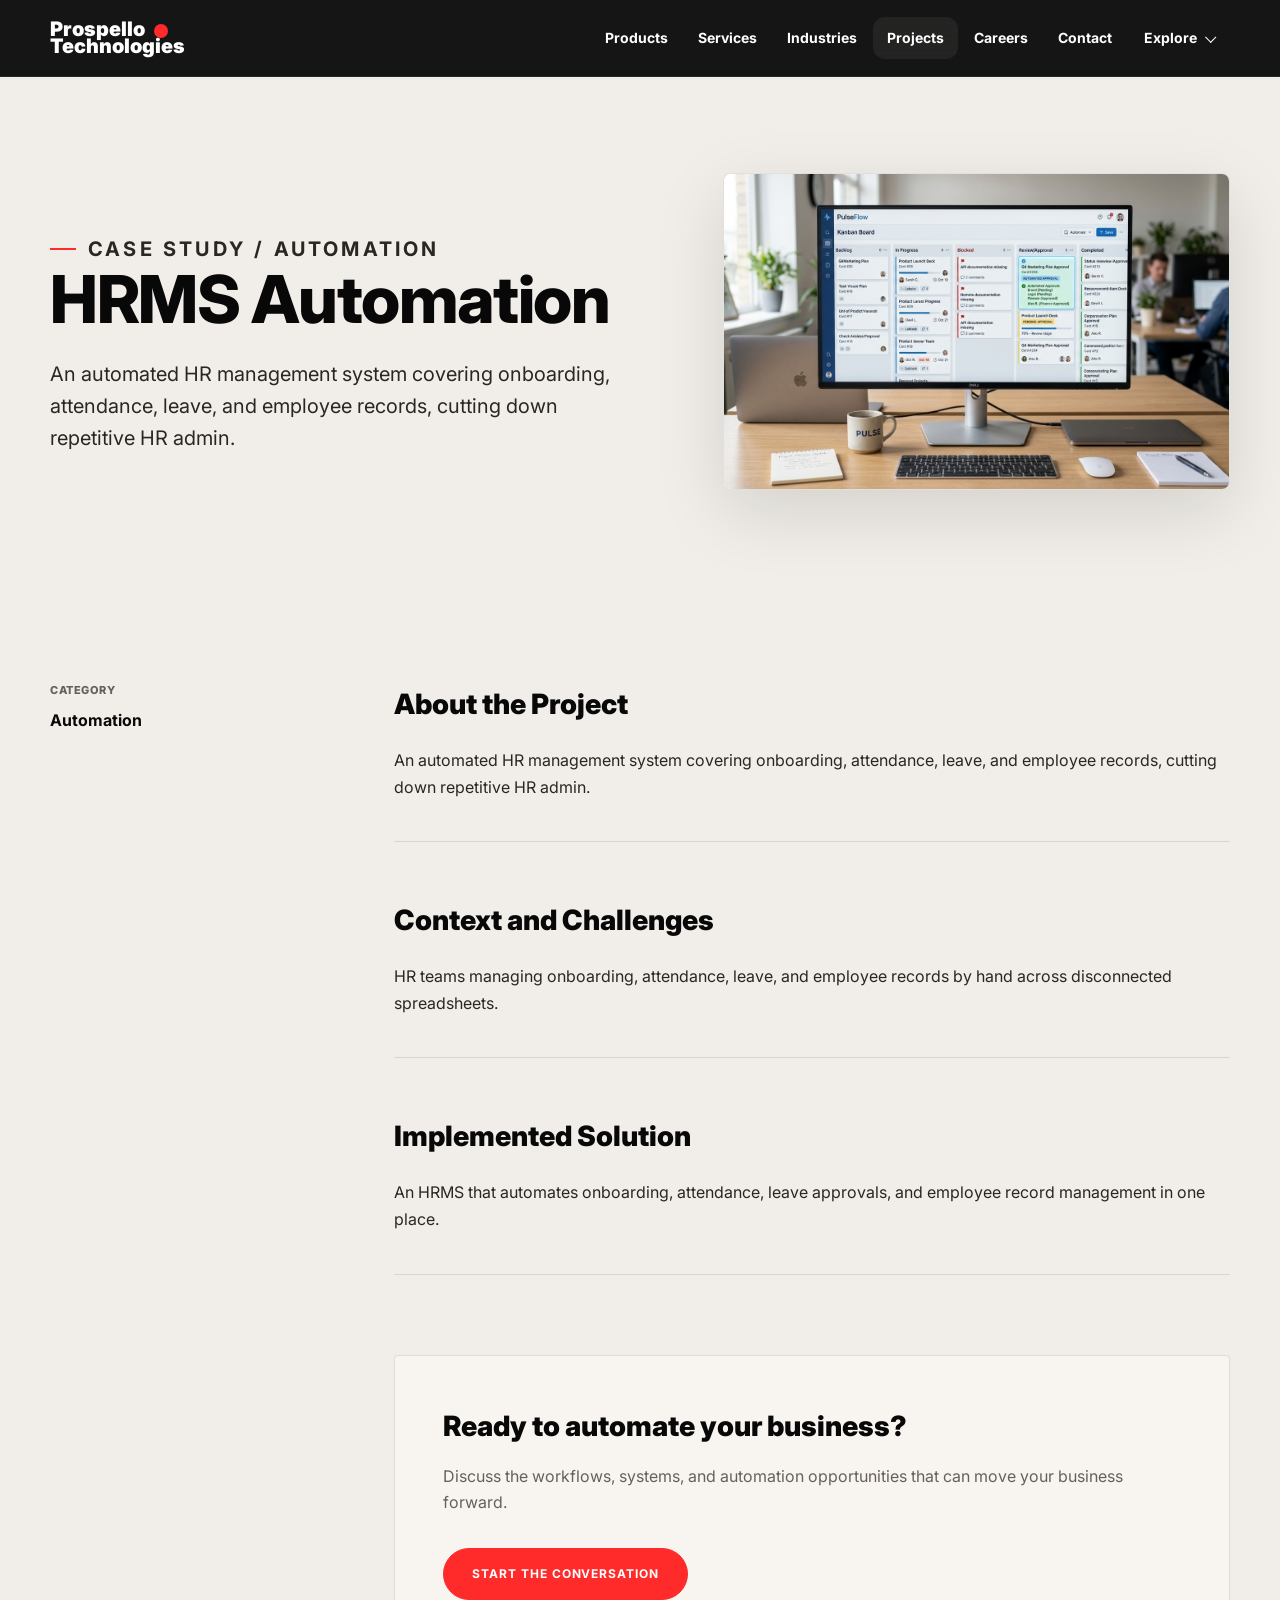
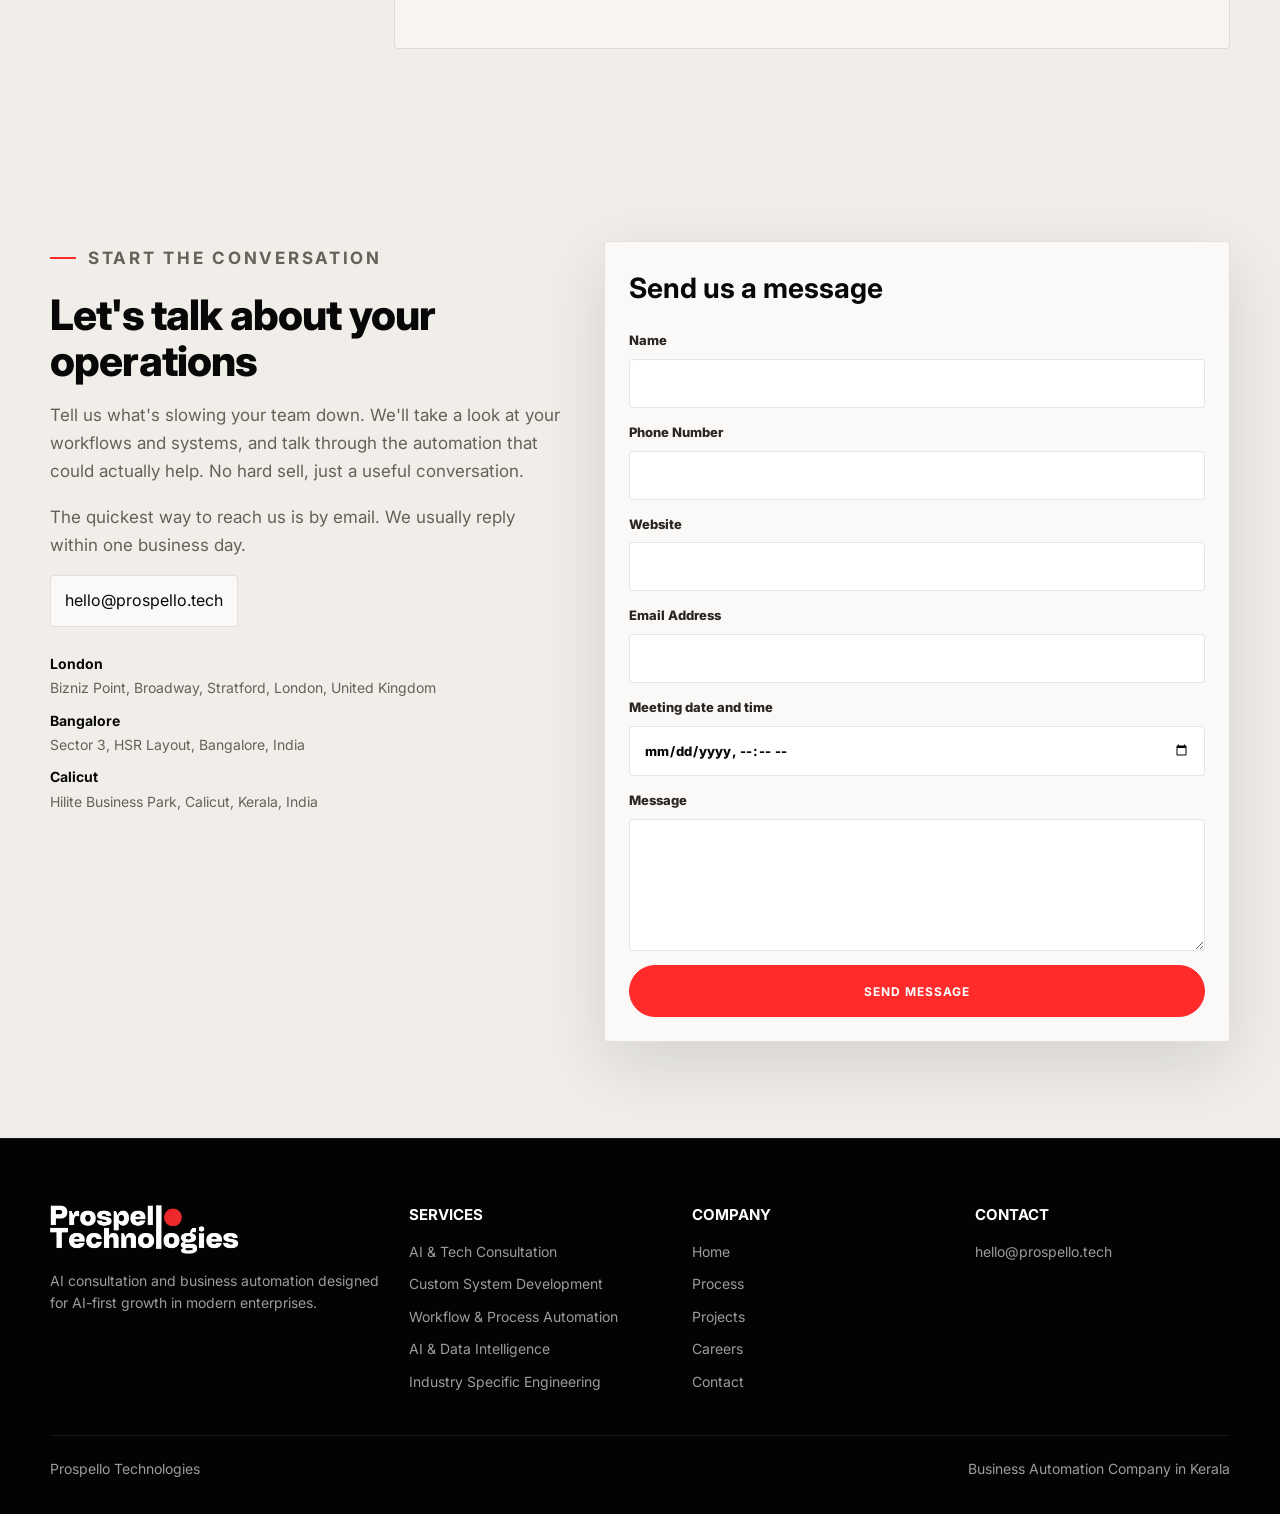
<file: projects/hrms-automation/index.html>
<!doctype html>
<html lang="en">
<head>
  <meta charset="utf-8">
  <meta name="viewport" content="width=device-width, initial-scale=1">
  <title>HRMS Automation | Prospello</title>
  <meta name="description" content="AI consultation and business automation designed for AI-first growth in modern enterprises.">
  <link rel="canonical" href="https://prospello.tech">
  <link rel="icon" href="../../static/website/assets/favicon.ico" sizes="any">
  <link rel="icon" href="../../static/website/assets/favicon.png" type="image/png">
  <link rel="preconnect" href="https://fonts.googleapis.com">
  <link rel="preconnect" href="https://fonts.gstatic.com" crossorigin>
  <link href="https://fonts.googleapis.com/css2?family=Inter:wght@300;400;500;600;700;800;900&display=swap" rel="stylesheet">
  <link rel="stylesheet" href="../../static/website/css/site.css">
</head>
<body>
  <a class="skip-link" href="index.html#main">Skip to content</a>
  
<header class="site-header">
  <nav class="nav-shell" aria-label="Primary navigation">
    <a class="brand-mark" href="../../index.html" aria-label="Prospello home">
      <span>Prospello</span>
      <span>Technologies</span>
      <i aria-hidden="true"></i>
    </a>
    <div class="nav-actions">
      <div class="nav-links" data-nav-menu>
        <div class="nav-links-primary">
          
            <a class="nav-link" href="../../products/index.html">Products</a>
          
            <a class="nav-link" href="../../services/index.html">Services</a>
          
            <a class="nav-link" href="../../industries/index.html">Industries</a>
          
            <a class="nav-link is-active" href="../index.html" aria-current="page">Projects</a>
          
            <a class="nav-link" href="../../careers/index.html">Careers</a>
          
            <a class="nav-link" href="../../contact/index.html">Contact</a>
          
          <div class="nav-dropdown" data-nav-dropdown>
            <button class="nav-link-button" type="button" aria-expanded="false" aria-controls="nav-explore-panel" data-nav-dropdown-toggle>
              <span>Explore</span>
              <span class="nav-link-caret" aria-hidden="true"></span>
            </button>
            <div class="nav-mega-panel" id="nav-explore-panel" data-nav-dropdown-panel>
              <div class="nav-mega-desktop">
                <div class="nav-mega-columns">
                  
                    <section class="nav-mega-section" aria-label="Services">
                      <p>Services</p>
                      <div class="nav-section-list">
                        
                          <a class="nav-mega-link" href="../../services/ai-tech-consultation/index.html">
                            <strong>AI &amp; Tech Consultation</strong>
                          </a>
                        
                          <a class="nav-mega-link" href="../../services/custom-system-development/index.html">
                            <strong>Custom System Development</strong>
                          </a>
                        
                          <a class="nav-mega-link" href="../../services/workflow-process-automation/index.html">
                            <strong>Workflow &amp; Process Automation</strong>
                          </a>
                        
                          <a class="nav-mega-link" href="../../services/ai-data-intelligence/index.html">
                            <strong>AI &amp; Data Intelligence</strong>
                          </a>
                        
                          <a class="nav-mega-link" href="../../services/industry-specific-engineering/index.html">
                            <strong>Industry Specific Engineering</strong>
                          </a>
                        
                      </div>
                    </section>
                  
                    <section class="nav-mega-section" aria-label="Industries">
                      <p>Industries</p>
                      <div class="nav-section-list">
                        
                          <a class="nav-mega-link" href="../../industries/index.html">
                            <strong>Education &amp; Training</strong>
                          </a>
                        
                          <a class="nav-mega-link" href="../../industries/index.html">
                            <strong>Healthcare &amp; Clinics</strong>
                          </a>
                        
                          <a class="nav-mega-link" href="../../industries/index.html">
                            <strong>Real Estate &amp; Property Management</strong>
                          </a>
                        
                          <a class="nav-mega-link" href="../../industries/index.html">
                            <strong>Ecommerce &amp; Retail</strong>
                          </a>
                        
                          <a class="nav-mega-link" href="../../industries/index.html">
                            <strong>Manufacturing &amp; B2B Distribution</strong>
                          </a>
                        
                      </div>
                    </section>
                  
                    <section class="nav-mega-section" aria-label="Company / Platform">
                      <p>Company / Platform</p>
                      <div class="nav-section-list">
                        
                          <a class="nav-mega-link" href="../../products/index.html">
                            <strong>Dot AI Platform</strong>
                          </a>
                        
                          <a class="nav-mega-link" href="../../index.html#process">
                            <strong>Process</strong>
                          </a>
                        
                          <a class="nav-mega-link" href="../index.html">
                            <strong>Projects</strong>
                          </a>
                        
                          <a class="nav-mega-link" href="../../careers/index.html">
                            <strong>Careers</strong>
                          </a>
                        
                          <a class="nav-mega-link" href="../../contact/index.html">
                            <strong>Contact</strong>
                          </a>
                        
                      </div>
                    </section>
                  
                </div>
              </div>
              <div class="nav-mega-mobile">
                
                  <details class="nav-mobile-accordion" open>
                    <summary>Services</summary>
                    <div class="nav-mobile-links">
                      
                        <a class="nav-mega-link" href="../../services/ai-tech-consultation/index.html">
                          <strong>AI &amp; Tech Consultation</strong>
                        </a>
                      
                        <a class="nav-mega-link" href="../../services/custom-system-development/index.html">
                          <strong>Custom System Development</strong>
                        </a>
                      
                        <a class="nav-mega-link" href="../../services/workflow-process-automation/index.html">
                          <strong>Workflow &amp; Process Automation</strong>
                        </a>
                      
                        <a class="nav-mega-link" href="../../services/ai-data-intelligence/index.html">
                          <strong>AI &amp; Data Intelligence</strong>
                        </a>
                      
                        <a class="nav-mega-link" href="../../services/industry-specific-engineering/index.html">
                          <strong>Industry Specific Engineering</strong>
                        </a>
                      
                    </div>
                  </details>
                
                  <details class="nav-mobile-accordion">
                    <summary>Industries</summary>
                    <div class="nav-mobile-links">
                      
                        <a class="nav-mega-link" href="../../industries/index.html">
                          <strong>Education &amp; Training</strong>
                        </a>
                      
                        <a class="nav-mega-link" href="../../industries/index.html">
                          <strong>Healthcare &amp; Clinics</strong>
                        </a>
                      
                        <a class="nav-mega-link" href="../../industries/index.html">
                          <strong>Real Estate &amp; Property Management</strong>
                        </a>
                      
                        <a class="nav-mega-link" href="../../industries/index.html">
                          <strong>Ecommerce &amp; Retail</strong>
                        </a>
                      
                        <a class="nav-mega-link" href="../../industries/index.html">
                          <strong>Manufacturing &amp; B2B Distribution</strong>
                        </a>
                      
                    </div>
                  </details>
                
                  <details class="nav-mobile-accordion">
                    <summary>Company / Platform</summary>
                    <div class="nav-mobile-links">
                      
                        <a class="nav-mega-link" href="../../products/index.html">
                          <strong>Dot AI Platform</strong>
                        </a>
                      
                        <a class="nav-mega-link" href="../../index.html#process">
                          <strong>Process</strong>
                        </a>
                      
                        <a class="nav-mega-link" href="../index.html">
                          <strong>Projects</strong>
                        </a>
                      
                        <a class="nav-mega-link" href="../../careers/index.html">
                          <strong>Careers</strong>
                        </a>
                      
                        <a class="nav-mega-link" href="../../contact/index.html">
                          <strong>Contact</strong>
                        </a>
                      
                    </div>
                  </details>
                
              </div>
            </div>
          </div>
        </div>
      </div>
      <button class="nav-toggle" type="button" aria-label="Open menu" aria-expanded="false" data-nav-toggle>
        <span></span>
        <span></span>
      </button>
    </div>
  </nav>
</header>

  <main id="main">
    
<section class="page-hero section-pad">
  <div class="page-hero-copy reveal">
    <p class="eyebrow">Case Study / Automation</p>
    <h1>HRMS Automation</h1>
    <p>An automated HR management system covering onboarding, attendance, leave, and employee records, cutting down repetitive HR admin.</p>
  </div>
  <div class="page-hero-art reveal">
    <img src="../../static/website/assets/generated-system-operations-workflow.png" alt="HRMS Automation">
  </div>
</section>

<section class="section-pad project-details-section">
  <div class="project-details-grid reveal">
    <div class="project-details-sidebar">
      
      
      <div class="project-sidebar-meta">
        <span class="meta-label">Category</span>
        <strong>Automation</strong>
      </div>
      
      
      
    </div>
    <div class="project-details-main">
      <section class="project-detail-block">
        <h2>About the Project</h2>
        <p>An automated HR management system covering onboarding, attendance, leave, and employee records, cutting down repetitive HR admin.</p>
      </section>
      
      <section class="project-detail-block">
        <h2>Context and Challenges</h2>
        
          <p>HR teams managing onboarding, attendance, leave, and employee records by hand across disconnected spreadsheets.</p>
        
      </section>

      <section class="project-detail-block">
        <h2>Implemented Solution</h2>
        
          <p>An HRMS that automates onboarding, attendance, leave approvals, and employee record management in one place.</p>
        
      </section>

      <section class="project-detail-cta">
        <h2>Ready to automate your business?</h2>
        <p>Discuss the workflows, systems, and automation opportunities that can move your business forward.</p>
        <a class="button button-primary" href="../../contact/index.html">START THE CONVERSATION</a>
      </section>
    </div>
  </div>
</section>

<section class="contact-section section-pad" id="contact">
  <div class="contact-copy reveal">
    <p class="eyebrow">Start the conversation</p>
    <h2>Let&#x27;s talk about your operations</h2>
    <p>Tell us what&#x27;s slowing your team down. We&#x27;ll take a look at your workflows and systems, and talk through the automation that could actually help. No hard sell, just a useful conversation.</p>
    <p class="contact-email-note">The quickest way to reach us is by email. We usually reply within one business day.</p>
    <div class="contact-links">
      <a href="mailto:hello@prospello.tech">hello@prospello.tech</a>
    </div>
    <ul class="location-list">
      
        <li><span class="location-city">London</span><span class="location-address">Bizniz Point, Broadway, Stratford, London, United Kingdom</span></li>
      
        <li><span class="location-city">Bangalore</span><span class="location-address">Sector 3, HSR Layout, Bangalore, India</span></li>
      
        <li><span class="location-city">Calicut</span><span class="location-address">Hilite Business Park, Calicut, Kerala, India</span></li>
      
    </ul>
  </div>
  <form class="contact-form reveal" action="mailto:hello@prospello.tech" method="post" enctype="text/plain">
    <h3>Send us a message</h3>
    <label>Name<input name="name" type="text" autocomplete="name" required></label>
    <label>Phone Number<input name="phone" type="tel" autocomplete="tel" required></label>
    <label>Website<input name="website" type="url" autocomplete="url"></label>
    <label>Email Address<input name="email" type="email" autocomplete="email"></label>
    <label>Meeting date and time<input name="meeting" type="datetime-local"></label>
    <label>Message<textarea name="message" rows="5"></textarea></label>
    <button class="button button-primary" type="submit">SEND MESSAGE</button>
  </form>
</section>


  </main>
  
<footer class="site-footer">
  <div class="footer-grid">
    <div class="footer-brand">
      <img src="../../static/website/assets/logo-main.png" alt="Prospello">
      <p>AI consultation and business automation designed for AI-first growth in modern enterprises.</p>
    </div>
    <div>
      <h2>Services</h2>
      
        <a href="../../services/ai-tech-consultation/index.html">AI &amp; Tech Consultation</a>
      
        <a href="../../services/custom-system-development/index.html">Custom System Development</a>
      
        <a href="../../services/workflow-process-automation/index.html">Workflow &amp; Process Automation</a>
      
        <a href="../../services/ai-data-intelligence/index.html">AI &amp; Data Intelligence</a>
      
        <a href="../../services/industry-specific-engineering/index.html">Industry Specific Engineering</a>
      
    </div>
    <div>
      <h2>Company</h2>
      <a href="../../index.html">Home</a>
      <a href="../../index.html#process">Process</a>
      <a href="../index.html">Projects</a>
      <a href="../../careers/index.html">Careers</a>
      <a href="../../contact/index.html">Contact</a>
    </div>
    <div>
      <h2>Contact</h2>
      <a href="mailto:hello@prospello.tech">hello@prospello.tech</a>
    </div>
  </div>
  <div class="footer-bottom">
    <span>Prospello Technologies</span>
    <span>Business Automation Company in Kerala</span>
  </div>
</footer>

  <script src="../../static/website/js/site.js" defer></script>
</body>
</html>
</file>
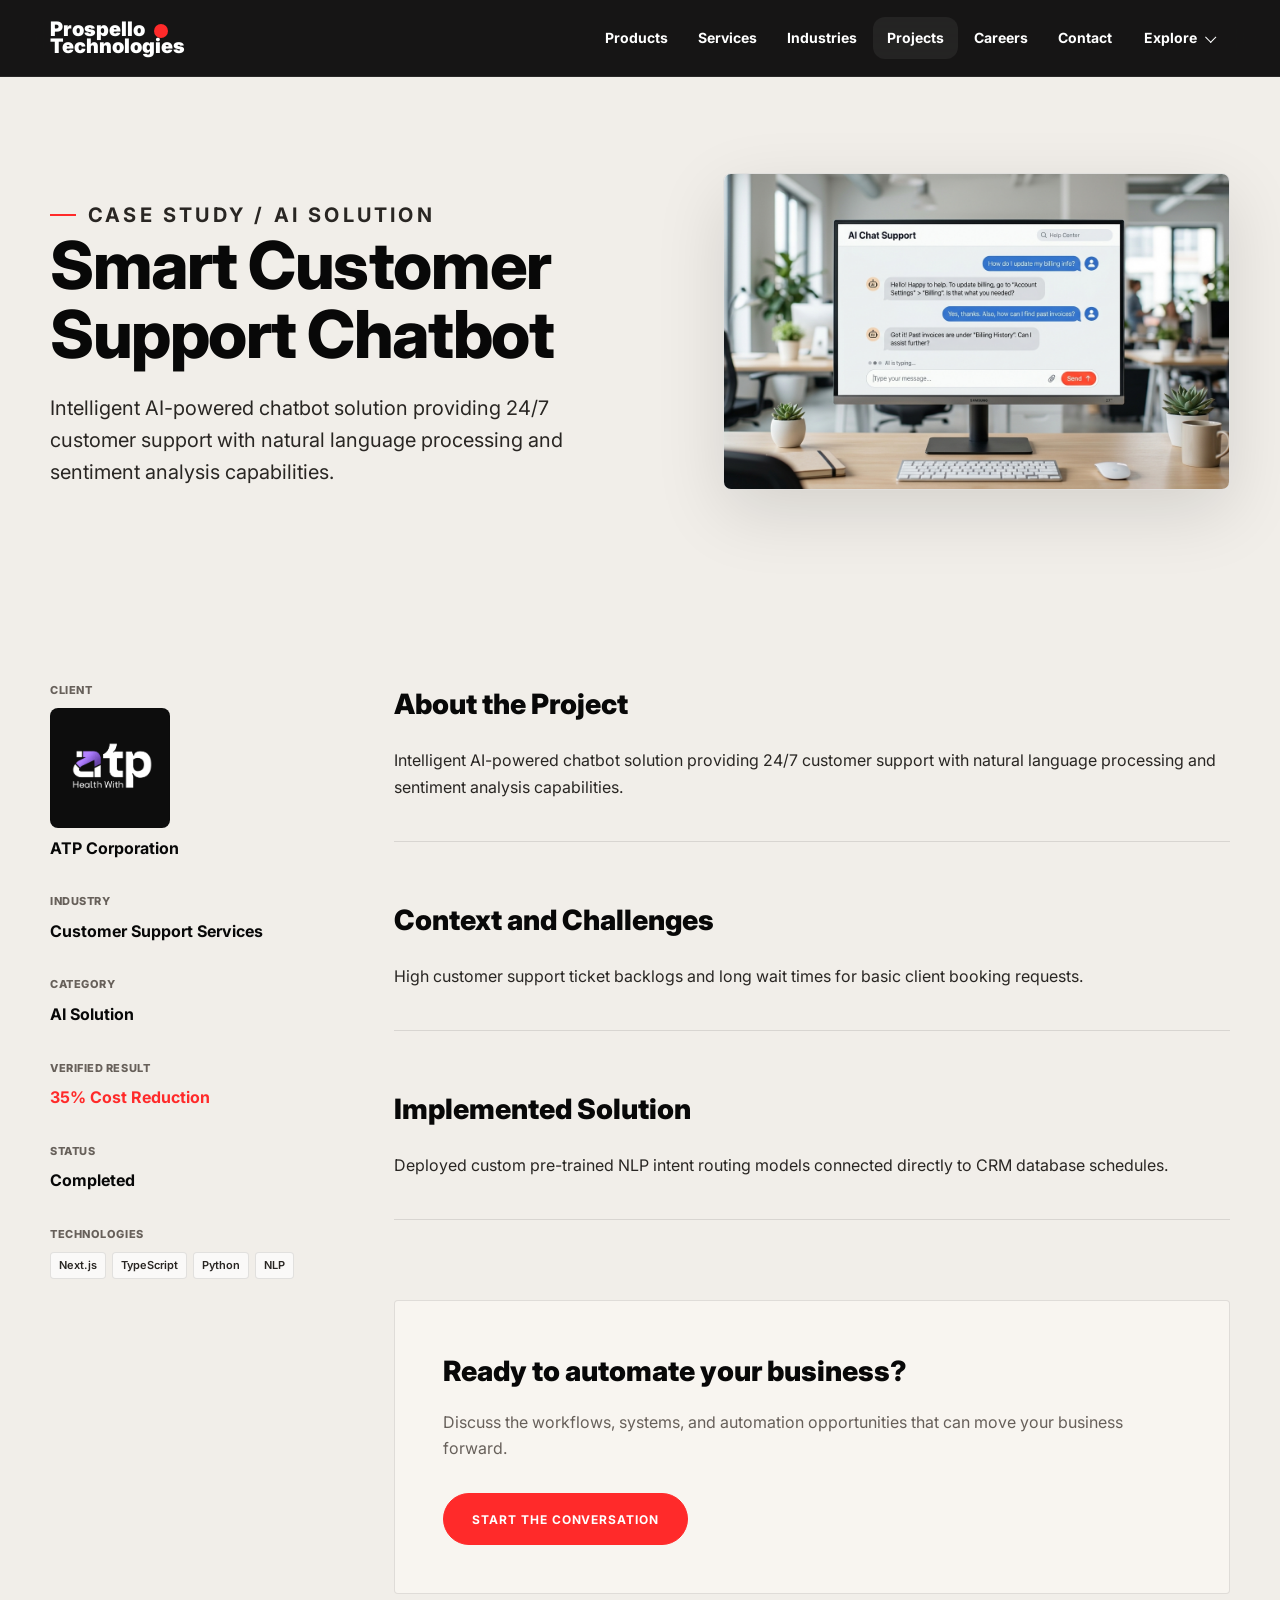
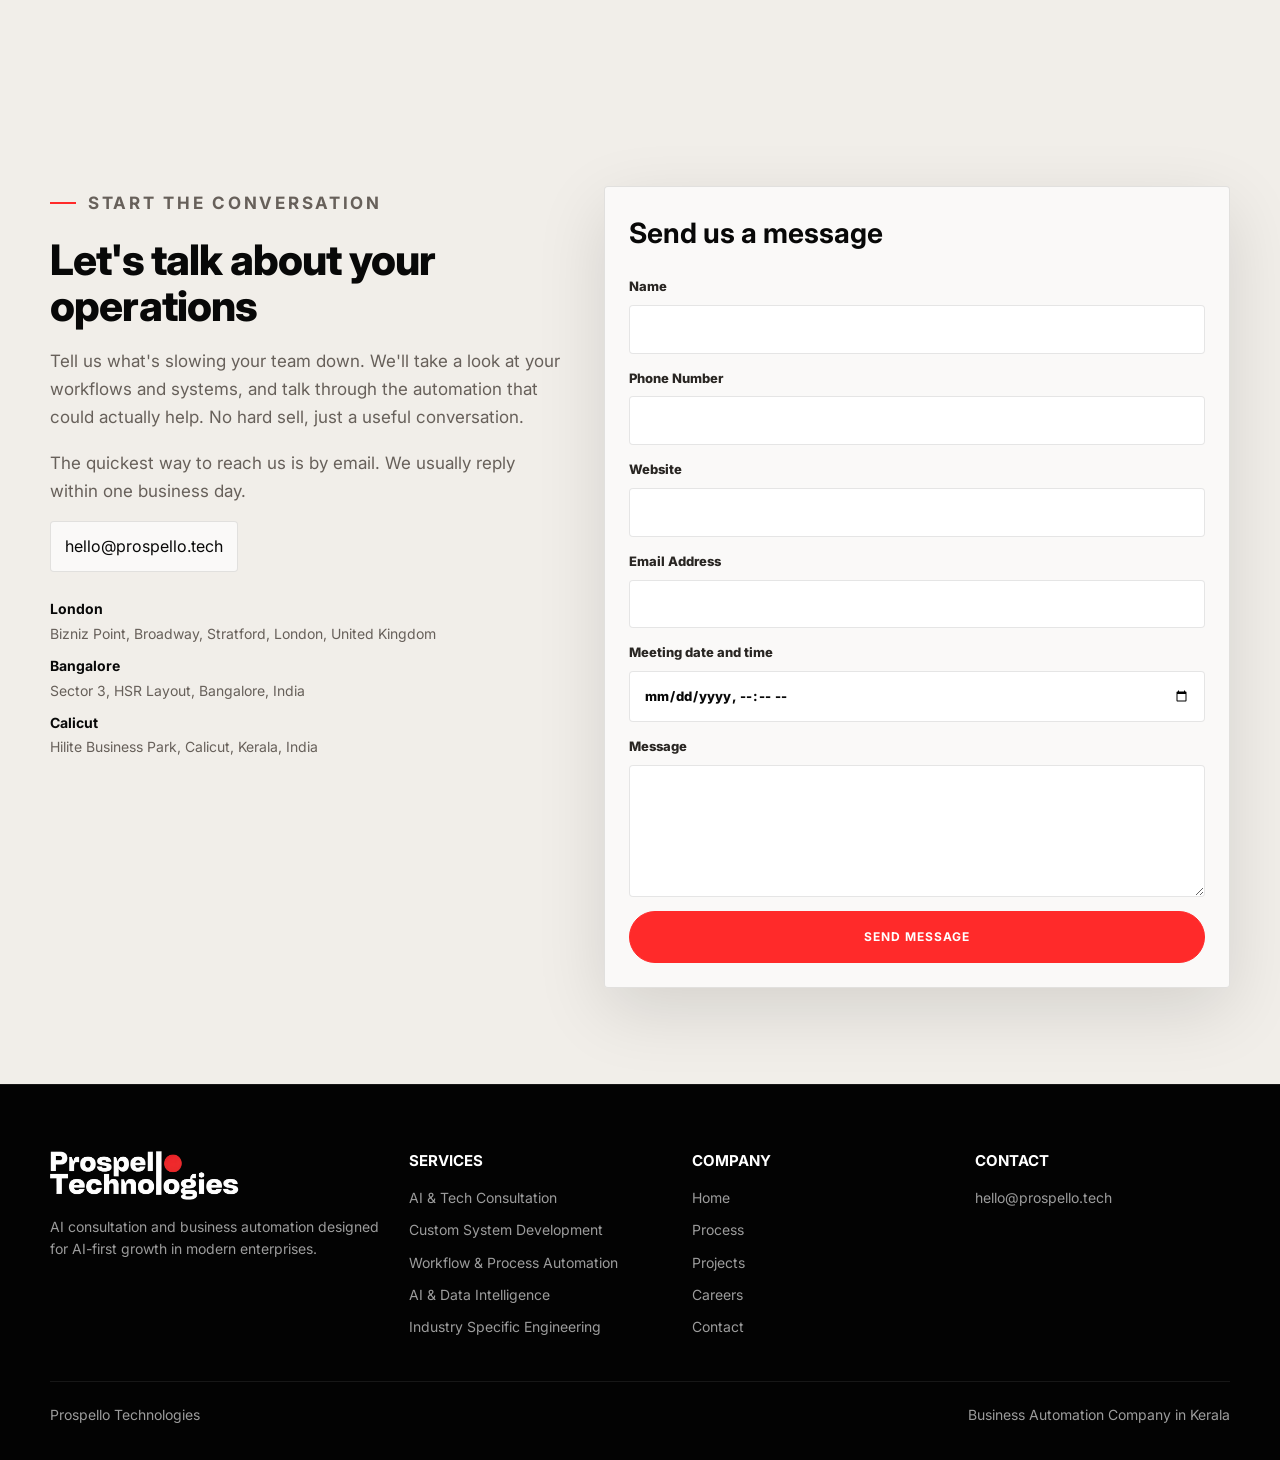
<file: projects/smart-customer-support-chatbot/index.html>
<!doctype html>
<html lang="en">
<head>
  <meta charset="utf-8">
  <meta name="viewport" content="width=device-width, initial-scale=1">
  <title>Smart Customer Support Chatbot | Prospello</title>
  <meta name="description" content="AI consultation and business automation designed for AI-first growth in modern enterprises.">
  <link rel="canonical" href="https://prospello.tech">
  <link rel="icon" href="../../static/website/assets/favicon.ico" sizes="any">
  <link rel="icon" href="../../static/website/assets/favicon.png" type="image/png">
  <link rel="preconnect" href="https://fonts.googleapis.com">
  <link rel="preconnect" href="https://fonts.gstatic.com" crossorigin>
  <link href="https://fonts.googleapis.com/css2?family=Inter:wght@300;400;500;600;700;800;900&display=swap" rel="stylesheet">
  <link rel="stylesheet" href="../../static/website/css/site.css">
</head>
<body>
  <a class="skip-link" href="index.html#main">Skip to content</a>
  
<header class="site-header">
  <nav class="nav-shell" aria-label="Primary navigation">
    <a class="brand-mark" href="../../index.html" aria-label="Prospello home">
      <span>Prospello</span>
      <span>Technologies</span>
      <i aria-hidden="true"></i>
    </a>
    <div class="nav-actions">
      <div class="nav-links" data-nav-menu>
        <div class="nav-links-primary">
          
            <a class="nav-link" href="../../products/index.html">Products</a>
          
            <a class="nav-link" href="../../services/index.html">Services</a>
          
            <a class="nav-link" href="../../industries/index.html">Industries</a>
          
            <a class="nav-link is-active" href="../index.html" aria-current="page">Projects</a>
          
            <a class="nav-link" href="../../careers/index.html">Careers</a>
          
            <a class="nav-link" href="../../contact/index.html">Contact</a>
          
          <div class="nav-dropdown" data-nav-dropdown>
            <button class="nav-link-button" type="button" aria-expanded="false" aria-controls="nav-explore-panel" data-nav-dropdown-toggle>
              <span>Explore</span>
              <span class="nav-link-caret" aria-hidden="true"></span>
            </button>
            <div class="nav-mega-panel" id="nav-explore-panel" data-nav-dropdown-panel>
              <div class="nav-mega-desktop">
                <div class="nav-mega-columns">
                  
                    <section class="nav-mega-section" aria-label="Services">
                      <p>Services</p>
                      <div class="nav-section-list">
                        
                          <a class="nav-mega-link" href="../../services/ai-tech-consultation/index.html">
                            <strong>AI &amp; Tech Consultation</strong>
                          </a>
                        
                          <a class="nav-mega-link" href="../../services/custom-system-development/index.html">
                            <strong>Custom System Development</strong>
                          </a>
                        
                          <a class="nav-mega-link" href="../../services/workflow-process-automation/index.html">
                            <strong>Workflow &amp; Process Automation</strong>
                          </a>
                        
                          <a class="nav-mega-link" href="../../services/ai-data-intelligence/index.html">
                            <strong>AI &amp; Data Intelligence</strong>
                          </a>
                        
                          <a class="nav-mega-link" href="../../services/industry-specific-engineering/index.html">
                            <strong>Industry Specific Engineering</strong>
                          </a>
                        
                      </div>
                    </section>
                  
                    <section class="nav-mega-section" aria-label="Industries">
                      <p>Industries</p>
                      <div class="nav-section-list">
                        
                          <a class="nav-mega-link" href="../../industries/index.html">
                            <strong>Education &amp; Training</strong>
                          </a>
                        
                          <a class="nav-mega-link" href="../../industries/index.html">
                            <strong>Healthcare &amp; Clinics</strong>
                          </a>
                        
                          <a class="nav-mega-link" href="../../industries/index.html">
                            <strong>Real Estate &amp; Property Management</strong>
                          </a>
                        
                          <a class="nav-mega-link" href="../../industries/index.html">
                            <strong>Ecommerce &amp; Retail</strong>
                          </a>
                        
                          <a class="nav-mega-link" href="../../industries/index.html">
                            <strong>Manufacturing &amp; B2B Distribution</strong>
                          </a>
                        
                      </div>
                    </section>
                  
                    <section class="nav-mega-section" aria-label="Company / Platform">
                      <p>Company / Platform</p>
                      <div class="nav-section-list">
                        
                          <a class="nav-mega-link" href="../../products/index.html">
                            <strong>Dot AI Platform</strong>
                          </a>
                        
                          <a class="nav-mega-link" href="../../index.html#process">
                            <strong>Process</strong>
                          </a>
                        
                          <a class="nav-mega-link" href="../index.html">
                            <strong>Projects</strong>
                          </a>
                        
                          <a class="nav-mega-link" href="../../careers/index.html">
                            <strong>Careers</strong>
                          </a>
                        
                          <a class="nav-mega-link" href="../../contact/index.html">
                            <strong>Contact</strong>
                          </a>
                        
                      </div>
                    </section>
                  
                </div>
              </div>
              <div class="nav-mega-mobile">
                
                  <details class="nav-mobile-accordion" open>
                    <summary>Services</summary>
                    <div class="nav-mobile-links">
                      
                        <a class="nav-mega-link" href="../../services/ai-tech-consultation/index.html">
                          <strong>AI &amp; Tech Consultation</strong>
                        </a>
                      
                        <a class="nav-mega-link" href="../../services/custom-system-development/index.html">
                          <strong>Custom System Development</strong>
                        </a>
                      
                        <a class="nav-mega-link" href="../../services/workflow-process-automation/index.html">
                          <strong>Workflow &amp; Process Automation</strong>
                        </a>
                      
                        <a class="nav-mega-link" href="../../services/ai-data-intelligence/index.html">
                          <strong>AI &amp; Data Intelligence</strong>
                        </a>
                      
                        <a class="nav-mega-link" href="../../services/industry-specific-engineering/index.html">
                          <strong>Industry Specific Engineering</strong>
                        </a>
                      
                    </div>
                  </details>
                
                  <details class="nav-mobile-accordion">
                    <summary>Industries</summary>
                    <div class="nav-mobile-links">
                      
                        <a class="nav-mega-link" href="../../industries/index.html">
                          <strong>Education &amp; Training</strong>
                        </a>
                      
                        <a class="nav-mega-link" href="../../industries/index.html">
                          <strong>Healthcare &amp; Clinics</strong>
                        </a>
                      
                        <a class="nav-mega-link" href="../../industries/index.html">
                          <strong>Real Estate &amp; Property Management</strong>
                        </a>
                      
                        <a class="nav-mega-link" href="../../industries/index.html">
                          <strong>Ecommerce &amp; Retail</strong>
                        </a>
                      
                        <a class="nav-mega-link" href="../../industries/index.html">
                          <strong>Manufacturing &amp; B2B Distribution</strong>
                        </a>
                      
                    </div>
                  </details>
                
                  <details class="nav-mobile-accordion">
                    <summary>Company / Platform</summary>
                    <div class="nav-mobile-links">
                      
                        <a class="nav-mega-link" href="../../products/index.html">
                          <strong>Dot AI Platform</strong>
                        </a>
                      
                        <a class="nav-mega-link" href="../../index.html#process">
                          <strong>Process</strong>
                        </a>
                      
                        <a class="nav-mega-link" href="../index.html">
                          <strong>Projects</strong>
                        </a>
                      
                        <a class="nav-mega-link" href="../../careers/index.html">
                          <strong>Careers</strong>
                        </a>
                      
                        <a class="nav-mega-link" href="../../contact/index.html">
                          <strong>Contact</strong>
                        </a>
                      
                    </div>
                  </details>
                
              </div>
            </div>
          </div>
        </div>
      </div>
      <button class="nav-toggle" type="button" aria-label="Open menu" aria-expanded="false" data-nav-toggle>
        <span></span>
        <span></span>
      </button>
    </div>
  </nav>
</header>

  <main id="main">
    
<section class="page-hero section-pad">
  <div class="page-hero-copy reveal">
    <p class="eyebrow">Case Study / AI Solution</p>
    <h1>Smart Customer Support Chatbot</h1>
    <p>Intelligent AI-powered chatbot solution providing 24/7 customer support with natural language processing and sentiment analysis capabilities.</p>
  </div>
  <div class="page-hero-art reveal">
    <img src="../../static/website/assets/generated-customer-support-chatbot.png" alt="Smart Customer Support Chatbot">
  </div>
</section>

<section class="section-pad project-details-section">
  <div class="project-details-grid reveal">
    <div class="project-details-sidebar">
      
      <div class="project-sidebar-meta">
        <span class="meta-label">Client</span>
        
        <div class="project-logo-bg">
          <img src="../../static/website/assets/client-atp-logo-white.png" alt="Client logo" class="project-sidebar-logo">
        </div>
        
        <strong>ATP Corporation</strong>
      </div>
      
      
        <div class="project-sidebar-meta">
          <span class="meta-label">Industry</span>
          <strong>Customer Support Services</strong>
        </div>
      
      <div class="project-sidebar-meta">
        <span class="meta-label">Category</span>
        <strong>AI Solution</strong>
      </div>
      
        <div class="project-sidebar-meta">
          <span class="meta-label">Verified Result</span>
          <strong class="project-result">35% Cost Reduction</strong>
        </div>
      
      
        <div class="project-sidebar-meta">
          <span class="meta-label">Status</span>
          <strong>Completed</strong>
        </div>
      
      
        <div class="project-sidebar-meta">
          <span class="meta-label">Technologies</span>
          <div class="project-tech-tags">
            
              <span class="project-tech-tag">Next.js</span>
            
              <span class="project-tech-tag">TypeScript</span>
            
              <span class="project-tech-tag">Python</span>
            
              <span class="project-tech-tag">NLP</span>
            
          </div>
        </div>
      
    </div>
    <div class="project-details-main">
      <section class="project-detail-block">
        <h2>About the Project</h2>
        <p>Intelligent AI-powered chatbot solution providing 24/7 customer support with natural language processing and sentiment analysis capabilities.</p>
      </section>
      
      <section class="project-detail-block">
        <h2>Context and Challenges</h2>
        
          <p>High customer support ticket backlogs and long wait times for basic client booking requests.</p>
        
      </section>

      <section class="project-detail-block">
        <h2>Implemented Solution</h2>
        
          <p>Deployed custom pre-trained NLP intent routing models connected directly to CRM database schedules.</p>
        
      </section>

      <section class="project-detail-cta">
        <h2>Ready to automate your business?</h2>
        <p>Discuss the workflows, systems, and automation opportunities that can move your business forward.</p>
        <a class="button button-primary" href="../../contact/index.html">START THE CONVERSATION</a>
      </section>
    </div>
  </div>
</section>

<section class="contact-section section-pad" id="contact">
  <div class="contact-copy reveal">
    <p class="eyebrow">Start the conversation</p>
    <h2>Let&#x27;s talk about your operations</h2>
    <p>Tell us what&#x27;s slowing your team down. We&#x27;ll take a look at your workflows and systems, and talk through the automation that could actually help. No hard sell, just a useful conversation.</p>
    <p class="contact-email-note">The quickest way to reach us is by email. We usually reply within one business day.</p>
    <div class="contact-links">
      <a href="mailto:hello@prospello.tech">hello@prospello.tech</a>
    </div>
    <ul class="location-list">
      
        <li><span class="location-city">London</span><span class="location-address">Bizniz Point, Broadway, Stratford, London, United Kingdom</span></li>
      
        <li><span class="location-city">Bangalore</span><span class="location-address">Sector 3, HSR Layout, Bangalore, India</span></li>
      
        <li><span class="location-city">Calicut</span><span class="location-address">Hilite Business Park, Calicut, Kerala, India</span></li>
      
    </ul>
  </div>
  <form class="contact-form reveal" action="mailto:hello@prospello.tech" method="post" enctype="text/plain">
    <h3>Send us a message</h3>
    <label>Name<input name="name" type="text" autocomplete="name" required></label>
    <label>Phone Number<input name="phone" type="tel" autocomplete="tel" required></label>
    <label>Website<input name="website" type="url" autocomplete="url"></label>
    <label>Email Address<input name="email" type="email" autocomplete="email"></label>
    <label>Meeting date and time<input name="meeting" type="datetime-local"></label>
    <label>Message<textarea name="message" rows="5"></textarea></label>
    <button class="button button-primary" type="submit">SEND MESSAGE</button>
  </form>
</section>


  </main>
  
<footer class="site-footer">
  <div class="footer-grid">
    <div class="footer-brand">
      <img src="../../static/website/assets/logo-main.png" alt="Prospello">
      <p>AI consultation and business automation designed for AI-first growth in modern enterprises.</p>
    </div>
    <div>
      <h2>Services</h2>
      
        <a href="../../services/ai-tech-consultation/index.html">AI &amp; Tech Consultation</a>
      
        <a href="../../services/custom-system-development/index.html">Custom System Development</a>
      
        <a href="../../services/workflow-process-automation/index.html">Workflow &amp; Process Automation</a>
      
        <a href="../../services/ai-data-intelligence/index.html">AI &amp; Data Intelligence</a>
      
        <a href="../../services/industry-specific-engineering/index.html">Industry Specific Engineering</a>
      
    </div>
    <div>
      <h2>Company</h2>
      <a href="../../index.html">Home</a>
      <a href="../../index.html#process">Process</a>
      <a href="../index.html">Projects</a>
      <a href="../../careers/index.html">Careers</a>
      <a href="../../contact/index.html">Contact</a>
    </div>
    <div>
      <h2>Contact</h2>
      <a href="mailto:hello@prospello.tech">hello@prospello.tech</a>
    </div>
  </div>
  <div class="footer-bottom">
    <span>Prospello Technologies</span>
    <span>Business Automation Company in Kerala</span>
  </div>
</footer>

  <script src="../../static/website/js/site.js" defer></script>
</body>
</html>
</file>
<file: static/website/css/site.css>
:root {
  --bg: #f1eee9;
  --panel: #ffffff;
  --panel-strong: #f8f5f0;
  --text: #080808;
  --muted: #67605a;
  --muted-strong: #292623;
  --red: #ff2a2a;
  --red-dark: #d80808;
  --red-bright: #fc1b1b;
  --orange: #ff5a00;
  --border: rgba(8, 8, 8, 0.1);
  --border-strong: rgba(8, 8, 8, 0.18);
  --grid-line: rgba(8, 8, 8, 0.055);
  --page-radial: rgba(255, 42, 42, 0.15);
  --header-bg: rgba(8, 8, 8, 0.94);
  --header-border: rgba(255, 255, 255, 0.08);
  --nav-text: #ffffff;
  --nav-control: rgba(255, 255, 255, 0.06);
  --nav-hover: rgba(255, 255, 255, 0.06);
  --soft-surface: rgba(255, 255, 255, 0.66);
  --section-surface: rgba(255, 255, 255, 0.55);
  --image-panel: #0a0a0a;
  --input-bg: #ffffff;
  --dark-glass: rgba(3, 3, 3, 0.74);
  --dark-glass-strong: rgba(3, 3, 3, 0.86);
  --shadow: 0 22px 70px rgba(8, 8, 8, 0.12);
  --max: 1180px;
}

.dark-section {
  --bg: #030303;
  --panel: #090909;
  --panel-strong: #101010;
  --text: #ffffff;
  --muted: #888888;
  --muted-strong: #b7b7b7;
  --border: rgba(255, 255, 255, 0.08);
  --border-strong: rgba(255, 255, 255, 0.16);
  --grid-line: rgba(255, 255, 255, 0.035);
  --page-radial: rgba(255, 42, 42, 0.16);
  --header-bg: rgba(3, 3, 3, 0.78);
  --header-border: rgba(255, 255, 255, 0.08);
  --nav-text: #ffffff;
  --nav-control: rgba(255, 255, 255, 0.06);
  --nav-hover: rgba(255, 255, 255, 0.06);
  --soft-surface: rgba(255, 255, 255, 0.035);
  --section-surface: rgba(255, 255, 255, 0.025);
  --image-panel: #090909;
  --input-bg: #080808;
  --dark-glass: rgba(3, 3, 3, 0.74);
  --dark-glass-strong: rgba(3, 3, 3, 0.86);
  --shadow: 0 22px 70px rgba(0, 0, 0, 0.32);

  background: var(--bg);
  color: var(--text);
}

/* Full-bleed bands: dark sections span the viewport, content stays aligned
   to the container edges instead of rendering as a narrow centered box. */
.section-pad.dark-section {
  width: 100%;
  max-width: none;
  margin: 0;
  padding: 104px max(20px, calc((100% - var(--max)) / 2));
  border-top: 1px solid var(--border);
  border-bottom: 1px solid var(--border);
  background: #050505;
}

.section-pad.dark-section .section-header h2 {
  color: var(--text);
}

* {
  box-sizing: border-box;
}

html {
  scroll-behavior: smooth;
  color-scheme: light;
}

/* Color scheme handled via CSS variables */

html {
  overflow-x: clip;
}

body {
  margin: 0;
  background: var(--bg);
  color: var(--text);
  font-family: Inter, system-ui, -apple-system, BlinkMacSystemFont, "Segoe UI", sans-serif;
  font-size: 16px;
  line-height: 1.6;
  text-rendering: optimizeLegibility;
  transition: background-color 180ms ease, color 180ms ease;
  overflow-x: clip;
  max-width: 100%;
}

h1, h2, h3, h4, p, li, a, summary, blockquote {
  overflow-wrap: break-word;
  word-wrap: break-word;
}

body::before {
  position: fixed;
  inset: 0;
  z-index: -2;
  content: "";
  background: var(--bg);
}

a {
  color: inherit;
  text-decoration: none;
}

img {
  display: block;
  max-width: 100%;
}

button,
input,
textarea {
  font: inherit;
}

.skip-link {
  position: absolute;
  left: 12px;
  top: 12px;
  z-index: 20;
  padding: 10px 14px;
  color: var(--bg);
  background: var(--text);
  transform: translateY(-140%);
}

.skip-link:focus {
  transform: translateY(0);
}

.sr-only {
  position: absolute;
  width: 1px;
  height: 1px;
  padding: 0;
  margin: -1px;
  overflow: hidden;
  clip: rect(0, 0, 0, 0);
  white-space: nowrap;
  border: 0;
}

.section-pad {
  width: min(var(--max), calc(100% - 40px));
  margin: 0 auto;
  padding: 96px 0;
}

.site-header {
  position: sticky;
  top: 0;
  z-index: 10;
  border-bottom: 1px solid var(--header-border);
  background: var(--header-bg);
  backdrop-filter: blur(18px);
  transition: background-color 180ms ease, border-color 180ms ease;
}

.nav-shell {
  display: flex;
  align-items: center;
  justify-content: space-between;
  width: min(var(--max), calc(100% - 40px));
  min-height: 76px;
  margin: 0 auto;
}

.brand-mark {
  position: relative;
  display: grid;
  gap: 0;
  min-width: 152px;
  flex-shrink: 0;
  color: var(--nav-text);
  font-size: 20px;
  font-weight: 900;
  line-height: 0.86;
  letter-spacing: 0;
}

.brand-mark span {
  display: block;
}

.brand-mark i {
  position: absolute;
  top: 3px;
  left: 104px;
  width: 14px;
  height: 14px;
  border-radius: 999px;
  background: var(--red);
}

.nav-actions,
.nav-links,
.nav-links-primary,
.nav-shell {
  display: flex;
  align-items: center;
}

.nav-shell {
  position: relative;
}

.nav-actions {
  gap: 12px;
}

.nav-links {
  gap: 8px;
}

.nav-links-primary {
  gap: 2px;
}

.nav-link,
.nav-link-button {
  min-height: 42px;
  padding: 0 14px;
  color: var(--nav-text);
  font-size: 14px;
  font-weight: 700;
  border-radius: 12px;
  transition: color 180ms ease, background-color 180ms ease;
}

.nav-link {
  display: inline-flex;
  align-items: center;
  justify-content: center;
}

.nav-link:hover,
.nav-link.is-active,
.nav-link-button:hover,
.nav-link-button.is-active,
.nav-dropdown.is-open .nav-link-button {
  color: var(--nav-text);
  background: var(--nav-hover);
}

.nav-toggle {
  width: 42px;
  height: 42px;
  border: 1px solid rgba(255, 255, 255, 0.25);
  border-radius: 4px;
  color: #ffffff;
  background: rgba(255, 255, 255, 0.08);
  transition: color 180ms ease, background-color 180ms ease, border-color 180ms ease;
  display: none;
  cursor: pointer;
  align-items: center;
  justify-content: center;
  flex-direction: column;
}

.nav-toggle:hover, .nav-toggle:active {
  background: rgba(255, 255, 255, 0.15);
  border-color: rgba(255, 255, 255, 0.4);
}

.nav-toggle span {
  display: block;
  width: 18px;
  height: 2px;
  margin: 4px auto;
  background: #ffffff;
  transition: transform 180ms ease, opacity 180ms ease;
}

.nav-link-button {
  display: inline-flex;
  align-items: center;
  justify-content: center;
  gap: 9px;
  min-width: 102px;
  border: 0;
  background: transparent;
  cursor: pointer;
}

.nav-link-caret {
  width: 8px;
  height: 8px;
  border-right: 1.5px solid currentColor;
  border-bottom: 1.5px solid currentColor;
  transform: rotate(45deg) translateY(-1px);
  transition: transform 180ms ease;
}

.nav-dropdown {
  position: relative;
}

.nav-dropdown.is-open .nav-link-caret {
  transform: rotate(225deg) translateY(-1px);
}

.nav-mega-panel {
  position: fixed;
  top: 88px;
  left: 50%;
  z-index: 30;
  width: min(760px, calc(100vw - 48px));
  padding: 20px 22px;
  border: 1px solid rgba(255, 255, 255, 0.08);
  border-radius: 22px;
  background: rgba(8, 8, 8, 0.96);
  box-shadow: 0 24px 80px rgba(0, 0, 0, 0.55);
  opacity: 0;
  visibility: hidden;
  transform: translate(-50%, 10px);
  pointer-events: none;
  transition: opacity 180ms ease, transform 180ms ease, visibility 180ms ease;
}

.nav-mega-panel::before {
  position: absolute;
  top: -42px;
  right: -24px;
  width: 140px;
  height: 140px;
  content: "";
  background: radial-gradient(circle, rgba(255, 42, 42, 0.18), transparent 66%);
  pointer-events: none;
}

.nav-dropdown:focus-within .nav-mega-panel,
.nav-dropdown.is-open .nav-mega-panel {
  opacity: 1;
  visibility: visible;
  transform: translate(-50%, 0);
  pointer-events: auto;
}

.nav-mega-desktop {
  display: grid;
  grid-template-columns: repeat(3, minmax(0, 1fr));
  gap: 14px;
}

.nav-mega-columns {
  display: contents;
}

.nav-mega-section > p {
  display: block;
  margin: 0 0 12px;
  color: #ff5a00;
  font-size: 11px;
  font-weight: 800;
  letter-spacing: 0;
  text-transform: uppercase;
}

.nav-section-list {
  display: grid;
  gap: 4px;
}

.nav-mega-link {
  position: relative;
  display: block;
  padding: 8px 8px 8px 18px;
  border-radius: 12px;
  background: transparent;
  transition: color 180ms ease, background-color 180ms ease;
}

.nav-mega-link::before {
  position: absolute;
  top: 15px;
  left: 5px;
  width: 5px;
  height: 5px;
  border-radius: 999px;
  content: "";
  background: rgba(255, 90, 0, 0.9);
  box-shadow: 0 0 0 3px rgba(255, 90, 0, 0.08);
}

.nav-mega-link:hover {
  background: rgba(255, 255, 255, 0.04);
}

.nav-mega-link strong {
  display: block;
  color: rgba(255, 255, 255, 0.92);
  font-size: 13px;
  font-weight: 700;
  line-height: 1.3;
  transition: color 180ms ease;
}

.nav-mega-link span {
  display: none;
}

.nav-mega-link:hover strong {
  color: #ffffff;
}

.nav-mega-mobile {
  display: none;
}

.nav-mobile-accordion {
  border: 1px solid rgba(255, 255, 255, 0.08);
  border-radius: 18px;
  background: rgba(255, 255, 255, 0.02);
}

.nav-mobile-accordion summary {
  position: relative;
  padding: 16px 52px 16px 18px;
  color: #ffffff;
  font-size: 14px;
  font-weight: 700;
  cursor: pointer;
  list-style: none;
}

.nav-mobile-accordion summary::-webkit-details-marker {
  display: none;
}

.nav-mobile-accordion summary::after {
  position: absolute;
  top: 50%;
  right: 18px;
  width: 8px;
  height: 8px;
  content: "";
  border-right: 1.5px solid rgba(255, 255, 255, 0.7);
  border-bottom: 1.5px solid rgba(255, 255, 255, 0.7);
  transform: translateY(-65%) rotate(45deg);
  transition: transform 180ms ease;
}

.nav-mobile-accordion[open] summary::after {
  transform: translateY(-35%) rotate(225deg);
}

.nav-mobile-links {
  display: grid;
  gap: 2px;
  padding: 0 12px 12px;
}

#dot-ai,
#services,
#industries,
#process,
#contact,
#insights {
  scroll-margin-top: 112px;
}

.hero {
  position: relative;
  isolation: isolate;
  display: grid;
  align-items: center;
  overflow: hidden;
  min-height: clamp(620px, calc(100svh - 76px), 760px);
  border-bottom: 1px solid rgba(255, 255, 255, 0.08);
  color: #fff;
  background: #050505;
}

.hero::before,
.hero::after {
  position: absolute;
  inset: 0;
  z-index: -1;
  content: "";
}

.hero::before {
  background:
    linear-gradient(90deg, rgba(3, 3, 3, 0.94) 0%, rgba(3, 3, 3, 0.78) 34%, rgba(3, 3, 3, 0.18) 68%, rgba(3, 3, 3, 0.72) 100%),
    linear-gradient(180deg, rgba(3, 3, 3, 0.26) 0%, rgba(3, 3, 3, 0.12) 50%, rgba(3, 3, 3, 0.84) 100%);
}

.hero::after {
  display: none;
}

.hero-bg {
  position: absolute;
  inset: 0;
  z-index: -2;
  width: 100%;
  height: 100%;
  max-width: none;
  object-fit: cover;
  object-position: 62% center;
  filter: saturate(1.05) contrast(1.04);
}

.hero-inner {
  display: grid;
  grid-template-columns: repeat(12, minmax(0, 1fr));
  align-items: center;
  gap: 24px;
  width: min(var(--max), calc(100% - 40px));
  margin: 0 auto;
  padding: 32px 0 40px;
}

.hero-copy {
  grid-column: 1 / span 6;
  max-width: 520px;
}

.eyebrow {
  display: inline-flex;
  align-items: center;
  gap: 12px;
  margin: 0 0 20px;
  color: var(--muted);
  font-size: 12px;
  font-weight: 700;
  letter-spacing: 0.16em;
  text-transform: uppercase;
}

.eyebrow::before {
  content: "";
  width: 26px;
  height: 2px;
  background: var(--red);
}

.hero h1,
.page-hero h1 {
  max-width: 760px;
  margin: 0;
  font-size: clamp(40px, 5.6vw, 66px);
  line-height: 1.04;
  font-weight: 800;
  letter-spacing: -0.022em;
}

.hero h1 span,
.page-hero h1 span {
  display: block;
  color: var(--red-bright);
}

.hero-copy > p:not(.eyebrow),
.page-hero-copy > p {
  max-width: 560px;
  margin: 24px 0 0;
  color: var(--muted-strong);
  font-size: 20px;
}

.hero .eyebrow {
  color: rgba(255, 255, 255, 0.82);
}

.hero-copy > p:not(.eyebrow) {
  color: rgba(255, 255, 255, 0.88);
}

.button-row {
  display: flex;
  flex-wrap: wrap;
  gap: 14px;
  margin-top: 30px;
}

.button {
  display: inline-flex;
  align-items: center;
  justify-content: center;
  min-height: 52px;
  min-width: 150px;
  padding: 0 28px;
  border-radius: 999px;
  font-size: 12px;
  font-weight: 700;
  letter-spacing: 0.08em;
  text-transform: uppercase;
  transition: transform 160ms ease, background-color 160ms ease, border-color 160ms ease, color 160ms ease;
}

.button-primary {
  color: #fff;
  background: var(--red);
  border: 1px solid var(--red);
}

.button-primary:hover {
  background: var(--red-dark);
  border-color: var(--red-dark);
}

.button-secondary {
  color: var(--text);
  border: 1px solid var(--border-strong);
  background: transparent;
}

.button-secondary:hover {
  border-color: var(--text);
}

.hero .button-secondary {
  color: #fff;
  border-color: rgba(255, 255, 255, 0.36);
  background: rgba(255, 255, 255, 0.08);
  backdrop-filter: blur(10px);
}

.button:hover {
  transform: translateY(-2px);
}

.hero-capabilities {
  display: grid;
  grid-template-columns: repeat(4, minmax(0, 1fr));
  gap: 10px;
  max-width: 596px;
  margin-top: 32px;
}

.hero-capabilities span {
  display: inline-flex;
  align-items: center;
  justify-content: center;
  min-height: 36px;
  padding: 0 14px;
  border: 1px solid rgba(255, 255, 255, 0.22);
  border-radius: 999px;
  color: rgba(255, 255, 255, 0.88);
  background: rgba(255, 255, 255, 0.06);
  font-size: 12px;
  font-weight: 800;
  backdrop-filter: blur(10px);
}

.dot-ai-orb {
  width: 100%;
  height: 100%;
  object-fit: cover;
}

.marquee {
  overflow: hidden;
  border-top: 1px solid rgba(255, 255, 255, 0.05);
  border-bottom: 1px solid rgba(255, 255, 255, 0.05);
  background: linear-gradient(90deg, #050505 0%, #0d0d0d 50%, #050505 100%);
  padding: 16px 0;
  position: relative;
}

@keyframes marquee {
  from { transform: translateX(0); }
  to { transform: translateX(-50%); }
}

.statement {
  padding-top: 90px;
  padding-bottom: 90px;
}

.statement p {
  max-width: 1060px;
  margin: 0;
  font-size: 42px;
  line-height: 1.13;
  font-weight: 850;
}

.statement p::before {
  display: block;
  width: 72px;
  height: 3px;
  margin-bottom: 28px;
  content: "";
  background: linear-gradient(90deg, var(--red), var(--orange));
}

.dot-ai {
  display: grid;
  grid-template-columns: minmax(320px, 0.92fr) minmax(0, 1.08fr);
  gap: 42px;
  align-items: center;
}

.dot-ai-media {
  position: relative;
  overflow: hidden;
  min-height: 0;
  aspect-ratio: 1 / 1;
  border: 1px solid var(--border);
  border-radius: 4px;
  background: var(--image-panel);
  box-shadow: var(--shadow);
}

.dot-ai-orb {
  position: relative;
  width: 100%;
  height: 100%;
  opacity: 1;
  transform: none;
}

.dot-ai-media::after {
  position: absolute;
  inset: 0;
  content: "";
  background:
    linear-gradient(180deg, rgba(3, 3, 3, 0.02) 0%, rgba(3, 3, 3, 0.16) 100%);
  pointer-events: none;
}

.dot-ai-copy {
  padding: 46px;
  border: 1px solid var(--border);
  border-radius: 4px;
  background: var(--soft-surface);
  box-shadow: var(--shadow);
}

.dot-ai-copy h2,
.section-header h2,
.contact-copy h2 {
  margin: 0;
  font-size: clamp(30px, 3.6vw, 42px);
  line-height: 1.1;
  font-weight: 800;
  letter-spacing: -0.02em;
}

.dot-ai-copy p:not(.eyebrow),
.section-header span,
.contact-copy > p {
  color: var(--muted);
  font-size: 17px;
  line-height: 1.65;
}

.section-header {
  max-width: 760px;
  margin-bottom: 56px;
}

.section-header p {
  display: inline-flex;
  align-items: center;
  gap: 12px;
  margin: 0 0 18px;
  color: var(--muted);
  font-size: 12px;
  font-weight: 700;
  letter-spacing: 0.16em;
  text-transform: uppercase;
}

.section-header p::before {
  content: "";
  width: 26px;
  height: 2px;
  background: var(--red);
}

.section-header span {
  display: block;
  margin-top: 18px;
}

.service-section {
  position: relative;
  width: 100%;
  max-width: none;
  padding-right: max(20px, calc((100% - var(--max)) / 2));
  padding-left: max(20px, calc((100% - var(--max)) / 2));
  color: #ffffff;
  border-top: 1px solid rgba(255, 255, 255, 0.08);
  border-bottom: 1px solid rgba(255, 255, 255, 0.08);
  background: #030303;
}

.service-section .section-header h2 {
  color: #ffffff;
}

.service-section .section-header span {
  color: #c9c9c9;
}

.service-board {
  display: grid;
  gap: 18px;
}

.service-feature {
  display: grid;
  grid-template-columns: minmax(0, 1.2fr) minmax(320px, 0.8fr);
  overflow: hidden;
  min-height: 420px;
  border: 1px solid rgba(255, 255, 255, 0.12);
  border-radius: 4px;
  background:
    linear-gradient(135deg, rgba(255, 42, 42, 0.22), transparent 42%),
    rgba(255, 255, 255, 0.045);
}

.service-feature-copy {
  display: flex;
  flex-direction: column;
  justify-content: space-between;
  padding: 34px;
}

.service-index {
  color: #ff2a2a;
  font-size: 13px;
  font-weight: 900;
}

.service-feature-copy h3 {
  max-width: 760px;
  margin: 22px 0;
  color: #ffffff;
  font-size: 42px;
  line-height: 1.05;
  font-weight: 900;
}

.service-feature-copy > p:not(.service-kicker) {
  max-width: 720px;
  color: #c7c7c7;
}

.service-kicker,
.project-card span,
.insight-card span {
  color: var(--orange);
  font-size: 12px;
  font-weight: 900;
  text-transform: uppercase;
}

.service-link {
  width: max-content;
  margin-top: 24px;
  color: #ffffff;
  font-weight: 900;
  border-bottom: 2px solid var(--red-bright);
}

.service-feature-focus {
  position: relative;
  display: flex;
  flex-direction: column;
  justify-content: end;
  overflow: hidden;
  padding: 28px;
  border-left: 1px solid rgba(255, 255, 255, 0.08);
  background: rgba(255, 255, 255, 0.035);
}

.service-feature-focus img {
  position: absolute;
  top: -12%;
  right: -38%;
  width: 120%;
  max-width: none;
  opacity: 0.18;
}

.service-feature-focus p {
  position: relative;
  margin: 0 0 18px;
  color: #ffffff;
  font-size: 18px;
  font-weight: 900;
}

.service-feature-focus ul,
.service-row ul,
.system-card ul,
.location-list {
  padding: 0;
  margin: 0;
  list-style: none;
}

.service-feature-focus li,
.service-row li,
.system-card li,
.location-list li {
  color: #c7c7c7;
  font-size: 14px;
}

.service-feature-focus li + li,
.service-row li + li,
.system-card li + li,
.location-list li + li {
  margin-top: 10px;
}

.system-card li,
.location-list li {
  color: var(--muted-strong);
}

.service-rows {
  display: grid;
  gap: 10px;
}

.service-row {
  display: grid;
  grid-template-columns: 64px minmax(260px, 1.15fr) minmax(260px, 1fr) auto;
  gap: 24px;
  align-items: center;
  min-height: 156px;
  padding: 24px;
  border: 1px solid rgba(255, 255, 255, 0.1);
  border-radius: 4px;
  background: rgba(255, 255, 255, 0.035);
}

.service-row:hover {
  border-color: rgba(255, 42, 42, 0.38);
  background: rgba(255, 42, 42, 0.08);
}

.service-row h3 {
  margin: 8px 0 0;
  color: #ffffff;
  font-size: 25px;
  line-height: 1.14;
}

.service-row-copy {
  min-width: 0;
}

.industry-grid,
.systems-grid,
.project-grid,
.insight-grid,
.detail-list {
  display: grid;
  grid-template-columns: repeat(2, minmax(0, 1fr));
  gap: 16px;
}

.industry-card,
.system-card,
.project-card,
.insight-card,
.detail-item,
.process-step {
  border: 1px solid var(--border);
  border-radius: 4px;
  background: var(--soft-surface);
}

.industry-card,
.system-card,
.detail-item,
.process-step {
  padding: 22px;
}

.detail-item {
  min-height: 168px;
  display: flex;
  flex-direction: column;
  justify-content: flex-start;
}

.industry-card span,
.detail-item span,
.process-step span {
  color: var(--red-bright);
  font-size: 13px;
  font-weight: 900;
}

.industry-card h3,
.system-card h3,
.project-card h3,
.insight-card h3,
.detail-item h3,
.process-step h3 {
  margin: 12px 0;
  font-size: 21px;
  line-height: 1.22;
}

.industry-card p,
.project-card p,
.insight-card p,
.detail-item p {
  color: var(--muted-strong);
}

.detail-item p {
  margin: 0;
  line-height: 1.45;
}

.systems-section {
  width: 100%;
  max-width: none;
  padding-right: max(20px, calc((100% - var(--max)) / 2));
  padding-left: max(20px, calc((100% - var(--max)) / 2));
  background: var(--section-surface);
}

.process-line {
  display: grid;
  grid-template-columns: repeat(5, minmax(0, 1fr));
  gap: 14px;
}

.project-card,
.insight-card {
  overflow: hidden;
  padding: 18px;
}

.insight-card img {
  width: calc(100% + 36px);
  max-width: none;
  height: 220px;
  margin: -18px -18px 18px;
  object-fit: cover;
}

.project-visual {
  position: relative;
  display: grid;
  place-items: center;
  overflow: hidden;
  height: 248px;
  margin: -18px -18px 20px;
  border-bottom: 1px solid var(--border);
  background:
    radial-gradient(circle at 50% 50%, rgba(255, 42, 42, 0.16), transparent 44%),
    linear-gradient(135deg, #0b0b0b, #18110f);
}

.project-visual::before {
  position: absolute;
  inset: 20px;
  content: "";
  border: 1px solid rgba(255, 255, 255, 0.05);
  border-radius: 4px;
}

.project-system {
  position: relative;
  z-index: 1;
  width: 70%;
  max-width: 300px;
  height: 170px;
  object-fit: contain;
  filter: contrast(1.05);
}

.project-system[src$=".jpeg"],
.project-system[src$=".jpg"] {
  width: 78%;
  height: 160px;
  border-radius: 4px;
  object-fit: cover;
}

.project-system[src*="generated-"] {
  width: 100%;
  max-width: none;
  height: 100%;
  object-fit: cover;
}

.project-logo {
  position: absolute;
  right: 16px;
  bottom: 16px;
  z-index: 2;
  width: 92px;
  max-height: 44px;
  object-fit: contain;
  padding: 8px;
  border: 1px solid var(--border);
  border-radius: 4px;
  background: rgba(3, 3, 3, 0.72);
  backdrop-filter: blur(12px);
}

.insight-card-featured {
  grid-column: span 2;
  display: grid;
  grid-template-columns: minmax(0, 1.1fr) minmax(280px, 0.9fr);
  gap: 22px;
  align-items: end;
}

.insight-card-featured img {
  grid-row: span 4;
  width: calc(100% + 18px);
  height: 100%;
  min-height: 360px;
  margin: -18px 0 -18px -18px;
}

.updates-section {
  padding-top: 54px;
}

.update-strip {
  display: grid;
  gap: 14px;
}

.update-card {
  display: grid;
  grid-template-columns: 220px minmax(0, 1fr);
  gap: 22px;
  align-items: center;
  overflow: hidden;
  min-height: 170px;
  padding: 16px;
  border: 1px solid var(--border);
  border-radius: 4px;
  background: var(--soft-surface);
}

.update-card img {
  width: 100%;
  height: 138px;
  object-fit: cover;
  border-radius: 4px;
}

.update-card span {
  color: var(--orange);
  font-size: 12px;
  font-weight: 900;
  text-transform: uppercase;
}

.update-card h3 {
  margin: 8px 0;
  font-size: 24px;
  line-height: 1.12;
}

.update-card p {
  margin: 0;
  color: var(--muted-strong);
}

.section-action {
  margin-top: 28px;
}

.faq-list {
  display: grid;
  gap: 12px;
}

.faq-item {
  border: 1px solid var(--border);
  border-radius: 4px;
  background: var(--soft-surface);
}

.faq-item summary {
  cursor: pointer;
  padding: 22px;
  font-size: 18px;
  font-weight: 850;
}

.faq-item p {
  margin: 0;
  padding: 0 22px 22px;
  color: var(--muted-strong);
}

.contact-section {
  display: grid;
  grid-template-columns: 0.9fr 1.1fr;
  gap: 42px;
  align-items: start;
}

.contact-email-note {
  margin: 18px 0 0;
  color: var(--muted-strong);
  font-size: 15px;
  line-height: 1.6;
}

.contact-links {
  display: flex;
  flex-wrap: wrap;
  gap: 12px;
  margin: 16px 0 26px;
}

.location-list li {
  display: flex;
  flex-direction: column;
  gap: 2px;
}

.location-city {
  font-weight: 700;
  color: var(--text);
}

.location-address {
  color: var(--muted);
}

.contact-links a {
  padding: 12px 14px;
  border: 1px solid var(--border);
  border-radius: 4px;
  color: var(--text);
  background: var(--soft-surface);
}

.contact-form {
  display: grid;
  gap: 14px;
  padding: 24px;
  border: 1px solid var(--border);
  border-radius: 4px;
  background: var(--soft-surface);
  box-shadow: var(--shadow);
}

.contact-form h3 {
  margin: 0 0 6px;
  font-size: 28px;
}

.contact-form label {
  display: grid;
  gap: 8px;
  color: var(--muted-strong);
  font-size: 13px;
  font-weight: 800;
}

.contact-form input,
.contact-form textarea {
  width: 100%;
  border: 1px solid var(--border);
  border-radius: 4px;
  padding: 13px 14px;
  color: var(--text);
  background: var(--input-bg);
}

.page-hero {
  display: grid;
  grid-template-columns: 1.2fr 1fr;
  gap: 64px;
  align-items: center;
  min-height: 480px;
}

.page-hero-art {
  padding: 0;
  border: 1px solid var(--border);
  border-radius: 8px;
  background: var(--soft-surface);
  box-shadow: var(--shadow);
  overflow: hidden;
  display: flex;
  align-items: center;
  justify-content: center;
  aspect-ratio: 16 / 10;
}

.page-hero-art img {
  width: 100%;
  height: 100% !important;
  object-fit: cover;
}

.project-grid-wide {
  grid-template-columns: repeat(2, minmax(0, 1fr));
}

.site-footer {
  width: 100%;
  margin: 0;
  padding: 64px 0 34px;
  color: #ffffff;
  border-top: 1px solid rgba(255, 255, 255, 0.08);
  background: #030303;
}

.footer-grid {
  display: grid;
  grid-template-columns: 1.3fr repeat(3, 1fr);
  gap: 28px;
  width: min(var(--max), calc(100% - 40px));
  margin: 0 auto;
}

.footer-brand img {
  width: 190px;
  height: auto;
}

.footer-grid h2 {
  margin: 0 0 14px;
  font-size: 15px;
  text-transform: uppercase;
}

.footer-grid p,
.footer-grid a,
.footer-bottom {
  color: #9c9c9c;
  font-size: 14px;
}

.footer-grid a {
  display: block;
  margin-top: 10px;
}

.footer-grid a:hover {
  color: #ffffff;
}

.footer-bottom {
  display: flex;
  justify-content: space-between;
  gap: 20px;
  width: min(var(--max), calc(100% - 40px));
  margin-top: 42px;
  margin-right: auto;
  margin-left: auto;
  padding-top: 22px;
  border-top: 1px solid rgba(255, 255, 255, 0.08);
}

.reveal {
  opacity: 0;
  transform: translateY(20px);
  transition: opacity 700ms ease, transform 700ms ease;
}

.reveal.is-visible {
  opacity: 1;
  transform: translateY(0);
}

@media (prefers-reduced-motion: reduce) {
  *,
  *::before,
  *::after {
    scroll-behavior: auto !important;
    animation-duration: 1ms !important;
    animation-iteration-count: 1 !important;
    transition-duration: 1ms !important;
  }

  .reveal {
    opacity: 1;
    transform: none;
  }
}

@media (max-width: 1020px) {
  .dot-ai,
  .contact-section,
  .page-hero {
    grid-template-columns: 1fr;
  }

  .hero {
    min-height: 680px;
  }

  .hero-inner {
    padding-top: 62px;
    padding-bottom: 58px;
  }

  .hero-copy {
    grid-column: 1 / span 8;
  }

  .hero h1,
  .page-hero h1 {
    font-size: 58px;
  }

  .industry-grid,
  .systems-grid,
  .project-grid,
  .insight-grid,
  .detail-list {
    grid-template-columns: repeat(2, minmax(0, 1fr));
  }

  .service-feature,
  .service-row {
    grid-template-columns: 1fr;
  }

  .service-row {
    align-items: start;
  }

  .process-line {
    grid-template-columns: repeat(3, minmax(0, 1fr));
  }

  .insight-card-featured {
    grid-column: span 2;
    grid-template-columns: 1fr;
  }

  .insight-card-featured img {
    grid-row: auto;
    width: calc(100% + 36px);
    height: 280px;
    min-height: 0;
    margin: -18px -18px 18px;
  }

  .update-card {
    grid-template-columns: 180px minmax(0, 1fr);
  }

  .footer-grid {
    grid-template-columns: repeat(2, minmax(0, 1fr));
  }
}

@media (max-width: 760px) {
  .section-pad,
  .nav-shell {
    width: min(100% - 40px, var(--max));
  }

  .section-pad {
    padding: 70px 0;
  }

  .nav-toggle {
    display: block;
  }

  .nav-links {
    position: fixed;
    top: 76px;
    right: 20px;
    left: 20px;
    max-height: calc(100vh - 96px);
    max-height: calc(100svh - 96px);
    overflow-y: auto;
    display: none;
    flex-direction: column;
    align-items: stretch;
    gap: 10px;
    padding: 14px;
    border: 1px solid var(--border);
    border-radius: 22px;
    background: var(--header-bg);
    box-shadow: 0 24px 70px rgba(0, 0, 0, 0.45);
  }

  .nav-links.is-open {
    display: flex;
  }

  .nav-links-primary {
    flex-direction: column;
    align-items: stretch;
  }

  .nav-link,
  .nav-link-button {
    justify-content: space-between;
    width: 100%;
    min-height: 48px;
    padding: 14px 16px;
    border: 1px solid var(--border);
    border-radius: 14px;
    background: var(--nav-control);
  }

  .nav-mega-panel {
    position: static;
    width: 100%;
    margin-top: 10px;
    padding: 16px;
    border-radius: 22px;
    opacity: 1;
    visibility: visible;
    transform: none;
    pointer-events: auto;
    display: none;
  }

  .nav-dropdown:focus-within .nav-mega-panel,
  .nav-dropdown.is-open .nav-mega-panel {
    display: block;
    transform: none;
  }

  .nav-mega-panel::before {
    display: none;
  }

  .nav-mega-desktop {
    display: none;
  }

  .nav-mega-mobile {
    display: grid;
    gap: 8px;
  }

  .nav-mega-mobile .nav-mega-link {
    padding: 12px 12px 12px 22px;
  }

  .hero h1,
  .page-hero h1 {
    font-size: 44px;
  }

  .hero {
    min-height: 640px;
  }

  .hero::before {
    background:
      linear-gradient(90deg, rgba(3, 3, 3, 0.92), rgba(3, 3, 3, 0.68)),
      linear-gradient(180deg, rgba(3, 3, 3, 0.16), rgba(3, 3, 3, 0.86));
  }

  .hero-bg {
    object-position: 68% center;
  }

  .hero-inner {
    width: min(100% - 40px, var(--max));
    display: block;
    padding-top: 54px;
    padding-bottom: 46px;
  }

  .hero-dashboard-wrap {
    display: none;
  }

  .page-hero.section-pad {
    min-height: unset;
    padding-top: 32px;
    padding-bottom: 32px;
  }

  .hero-copy > p:not(.eyebrow),
  .page-hero-copy > p {
    font-size: 17px;
  }

  .hero-capabilities {
    grid-template-columns: repeat(2, minmax(0, 1fr));
    max-width: 360px;
    gap: 8px;
  }

  .marquee-content {
    gap: 0;
  }

  .marquee-group {
    gap: 48px;
    padding-right: 48px;
  }

  .marquee-content img {
    height: 22px;
  }

  .dot-ai-media {
    min-height: 340px;
  }

  .statement p,
  .dot-ai-copy h2,
  .section-header h2,
  .contact-copy h2 {
    font-size: 34px;
  }

  .dot-ai-copy {
    padding: 24px;
  }

  .industry-grid,
  .systems-grid,
  .project-grid,
  .insight-grid,
  .detail-list,
  .project-grid-wide {
    grid-template-columns: 1fr;
  }

  .project-visual {
    height: 220px;
  }

  .update-card {
    grid-template-columns: 1fr;
  }

  .update-card img {
    height: 220px;
  }

  .service-section {
    padding-right: 14px;
    padding-left: 14px;
  }

  .service-feature {
    min-height: auto;
  }

  .service-feature-copy {
    padding: 24px;
  }

  .service-feature-copy h3 {
    font-size: 30px;
  }

  .service-feature-focus {
    min-height: 260px;
    border-top: 1px solid rgba(255, 255, 255, 0.08);
    border-left: 0;
  }

  .service-row {
    gap: 14px;
    padding: 20px;
  }

  .service-row h3 {
    font-size: 22px;
  }

  .process-line {
    grid-template-columns: 1fr;
  }

  .footer-grid,
  .footer-bottom {
    grid-template-columns: 1fr;
  }

  .footer-bottom {
    display: grid;
  }
}

@media (max-width: 420px) {
  .hero h1,
  .page-hero h1 {
    font-size: 38px;
  }

  .button {
    width: 100%;
  }
}

/* ==========================================================================
   PROSPELLO V2 REDESIGN ADDITIONS
   ========================================================================== */

/* Hero Trust Strip */
.trust-strip {
  display: flex;
  align-items: center;
  gap: 20px;
  margin: 32px 0;
  padding: 12px 18px;
  background: rgba(8, 8, 8, 0.03);
  border-left: 3px solid var(--red);
  width: fit-content;
}

.trust-label {
  font-size: 11px;
  font-weight: 800;
  color: var(--muted);
  letter-spacing: 0.1em;
}

.hero .trust-strip {
  background: rgba(255, 255, 255, 0.05);
}

.hero .trust-label {
  color: rgba(255, 255, 255, 0.72);
}

.trust-logos {
  display: flex;
  align-items: center;
  gap: 24px;
}

.trust-logos img {
  height: 20px;
  width: auto;
  opacity: 0.85;
  filter: none;
  transition: transform 0.3s cubic-bezier(0.25, 0.8, 0.25, 1), opacity 0.3s ease;
}

.trust-logos img:hover {
  opacity: 1;
  transform: scale(1.08);
}

/* Marquee Logos */
.marquee-wrapper {
  width: 100%;
  overflow: hidden;
  position: relative;
}

/* Premium gradient fades on the sides of the showreel */
.marquee-wrapper::before,
.marquee-wrapper::after {
  content: '';
  position: absolute;
  top: 0;
  bottom: 0;
  width: 120px;
  z-index: 2;
  pointer-events: none;
}

.marquee-wrapper::before {
  left: 0;
  background: linear-gradient(to right, #050505 0%, transparent 100%);
}

.marquee-wrapper::after {
  right: 0;
  background: linear-gradient(to left, #050505 0%, transparent 100%);
}

.marquee-content {
  display: flex;
  align-items: center;
  gap: 0;
  padding: 16px 0;
  width: max-content;
  animation: marquee-scroll 24s linear infinite;
}

.marquee-group {
  display: flex;
  align-items: center;
  gap: 80px;
  padding-right: 80px;
  flex-shrink: 0;
  min-width: max-content;
}

.marquee-content img {
  height: 32px;
  width: auto;
  opacity: 0.85;
  filter: none;
  transition: transform 0.3s cubic-bezier(0.25, 0.8, 0.25, 1), opacity 0.3s ease;
}

.marquee-content img:hover {
  opacity: 1;
  transform: scale(1.1);
}

@keyframes marquee-scroll {
  0% {
    transform: translateX(0);
  }
  100% {
    transform: translateX(-50%);
  }
}

/* Three-Card Gateway Section */
.gateway-grid {
  display: grid;
  grid-template-columns: repeat(3, 1fr);
  gap: 24px;
  margin-top: 0;
}

.gateway-card {
  position: relative;
  display: block;
  border: 1px solid var(--border);
  border-radius: 4px;
  background: var(--panel);
  padding: 40px 36px;
  transition: border-color 220ms ease, box-shadow 220ms ease;
  cursor: pointer;
  color: var(--text);
  text-decoration: none;
  overflow: hidden;
}

.gateway-card::before {
  content: "";
  position: absolute;
  top: 0;
  left: 0;
  width: 100%;
  height: 3px;
  background: var(--red);
  transform: scaleX(0);
  transform-origin: left;
  transition: transform 240ms cubic-bezier(0.16, 1, 0.3, 1);
}

.gateway-card:hover {
  border-color: var(--border-strong);
  box-shadow: var(--shadow);
}

.gateway-card:hover::before {
  transform: scaleX(1);
}

.gateway-card-inner {
  display: flex;
  flex-direction: column;
  height: 100%;
}

.gateway-card-num {
  font-size: 13px;
  font-weight: 700;
  color: var(--muted);
  margin-bottom: 28px;
  letter-spacing: 0.1em;
}

.gateway-card h3 {
  font-size: 26px;
  font-weight: 800;
  letter-spacing: -0.01em;
  margin: 0 0 16px 0;
  line-height: 1.15;
}

.gateway-card p {
  font-size: 15px;
  color: var(--muted);
  line-height: 1.6;
  margin: 0 0 32px 0;
  flex-grow: 1;
}

.gateway-card-link {
  font-size: 13px;
  font-weight: 700;
  text-transform: uppercase;
  letter-spacing: 0.05em;
  color: var(--red-bright);
  transition: color 180ms ease;
}

.gateway-card:hover .gateway-card-link {
  color: var(--text);
}

/* Systems List - Non-Card Split Layout */
.systems-list {
  display: flex;
  flex-direction: column;
  gap: 64px;
  margin-top: 0;
}

.system-row {
  display: grid;
  grid-template-columns: 1.1fr 0.9fr;
  gap: 64px;
  align-items: center;
  border-bottom: 1px solid var(--border);
  padding-bottom: 48px;
}

.system-row:last-child {
  border-bottom: 0;
  padding-bottom: 0;
}

.system-info h3 {
  font-size: 28px;
  font-weight: 800;
  margin-bottom: 24px;
  color: var(--text);
}

.system-items-list {
  list-style: none;
  padding: 0;
  margin: 0;
  display: grid;
  grid-template-columns: 1fr 1fr;
  gap: 16px 32px;
}

.system-items-list li {
  font-size: 15px;
  color: var(--muted-strong);
  position: relative;
  padding-left: 20px;
  line-height: 1.4;
}

.system-items-list li::before {
  content: "";
  position: absolute;
  left: 0;
  top: 9px;
  width: 6px;
  height: 6px;
  background-color: var(--red);
  border-radius: 50%;
}

.system-visual {
  border: 1px solid var(--border);
  border-radius: 4px;
  overflow: hidden;
  background: var(--panel-strong);
  aspect-ratio: 16 / 10;
  box-shadow: var(--shadow);
}

.system-visual img {
  width: 100%;
  height: 100%;
  object-fit: cover;
  opacity: 0.85;
  transition: transform 240ms ease, opacity 240ms ease;
}

.system-row:hover .system-visual img {
  transform: scale(1.02);
  opacity: 1;
}

/* Systems as cards (3 shown + View all) */
.systems-grid {
  display: grid;
  grid-template-columns: repeat(3, 1fr);
  gap: 28px;
  margin-top: 8px;
  align-items: stretch;
}

.system-card {
  display: flex;
  flex-direction: column;
  gap: 18px;
  padding: 22px;
  border: 1px solid rgba(255, 255, 255, 0.12);
  border-radius: 6px;
  background: rgba(255, 255, 255, 0.03);
  transition: transform 200ms ease, border-color 200ms ease, background-color 200ms ease;
}

.system-card:hover {
  transform: translateY(-4px);
  border-color: rgba(255, 255, 255, 0.24);
  background: rgba(255, 255, 255, 0.05);
}

.system-card-visual {
  border-radius: 4px;
  overflow: hidden;
  aspect-ratio: 16 / 10;
  background: var(--panel-strong);
  border: 1px solid rgba(255, 255, 255, 0.08);
}

.system-card-visual img {
  width: 100%;
  height: 100%;
  object-fit: cover;
  opacity: 0.9;
  transition: transform 240ms ease, opacity 240ms ease;
}

.system-card:hover .system-card-visual img {
  transform: scale(1.03);
  opacity: 1;
}

.system-card h3 {
  font-size: 20px;
  font-weight: 800;
  margin: 0;
  color: #ffffff;
}

.system-card .system-items-list {
  grid-template-columns: 1fr;
  gap: 10px;
}

.system-card-hidden {
  display: none;
}

.systems-grid.is-expanded .system-card-hidden {
  display: flex;
}

@media (max-width: 1024px) {
  .systems-grid {
    grid-template-columns: repeat(2, 1fr);
  }
}

@media (max-width: 760px) {
  .systems-grid {
    grid-template-columns: 1fr;
  }
}

/* Linear Process Row with Horizontal Connectors */
.process-line-horizontal {
  display: flex;
  align-items: flex-start;
  justify-content: space-between;
  gap: 32px;
  margin-top: 48px;
  padding: 40px 0 24px;
  position: relative;
}

.process-step-item {
  flex: 1;
  min-width: 140px;
  display: flex;
  flex-direction: column;
  align-items: center;
  text-align: center;
  gap: 12px;
  background: transparent;
  border: none;
  border-radius: 0;
  padding: 0;
  position: relative;
  overflow: visible;
  transition: transform 0.4s cubic-bezier(0.16, 1, 0.3, 1);
}

.process-step-item::before {
  content: '';
  position: absolute;
  top: -40px;
  left: 50%;
  width: 11px;
  height: 11px;
  border-radius: 50%;
  background: var(--border-strong);
  border: 2px solid var(--bg);
  transform: translate(-50%, -50%);
  transition: background-color 0.3s ease, border-color 0.3s ease, transform 0.3s ease;
  z-index: 2;
}

.process-step-item:not(:last-child)::after {
  content: '';
  position: absolute;
  top: -40px;
  left: 50%;
  right: calc(-50% - 32px);
  height: 1px;
  background: var(--border);
  transform: translateY(-50%);
  z-index: 1;
  transition: background-color 0.3s ease, opacity 0.3s ease;
}

.process-step-item:hover {
  transform: translateY(-4px);
}

.process-step-item:hover::before {
  background-color: var(--red-bright);
  border-color: var(--red-bright);
  transform: translate(-50%, -50%) scale(1.3);
}

.process-step-item:hover:not(:last-child)::after {
  background-color: var(--red-bright);
  opacity: 0.6;
}

.process-step-header {
  display: flex;
  flex-direction: column;
  align-items: center;
}

.process-step-num {
  font-size: 14px;
  font-weight: 700;
  color: var(--red-bright);
  font-family: monospace;
  letter-spacing: 0.05em;
  background: none;
  padding: 0;
  border-radius: 0;
  transition: color 0.3s ease;
}

.process-step-item:hover .process-step-num {
  color: var(--text);
}

.process-step-item h3 {
  font-size: 17px;
  font-weight: 700;
  margin: 0;
  line-height: 1.4;
  color: var(--text);
}

.process-step-arrow {
  display: none;
}

/* Testimonials List - Bordered Editorial Rows */
.testimonials-list {
  display: grid;
  grid-template-columns: repeat(3, 1fr);
  gap: 24px;
  margin-top: 0;
}

.testimonial-row {
  display: flex;
  flex-direction: column;
  gap: 28px;
  margin: 0;
  padding: 36px 32px;
  border: 1px solid var(--border);
  border-radius: 4px;
  background: var(--panel);
}

.testimonial-row blockquote {
  margin: 0;
  font-size: 17px;
  line-height: 1.6;
  color: var(--text);
}

.testimonial-row blockquote::before {
  content: "\201C";
  display: block;
  margin-bottom: 8px;
  font-size: 44px;
  line-height: 0.4;
  color: var(--red);
}

.testimonial-main {
  display: flex;
  flex-direction: column;
  gap: 28px;
  flex-grow: 1;
  justify-content: space-between;
}

.testimonial-avatar {
  display: none;
}

.testimonial-meta {
  display: flex;
  flex-direction: row;
  align-items: center;
  gap: 14px;
  font-size: 14px;
  padding-top: 20px;
  border-top: 1px solid var(--border);
}

.testimonial-avatar-img {
  width: 42px;
  height: 42px;
  border-radius: 50%;
  object-fit: cover;
  border: 1px solid var(--border);
  flex-shrink: 0;
  filter: saturate(1.02);
}

.testimonial-meta-info {
  display: flex;
  flex-direction: column;
  gap: 2px;
}

.testimonial-meta strong {
  color: var(--text);
  font-weight: 700;
}

.testimonial-meta span {
  color: var(--muted);
}

.testimonial-row.is-placeholder blockquote {
  color: var(--muted);
  font-style: italic;
}

.testimonial-row.is-placeholder .testimonial-meta strong,
.testimonial-row.is-placeholder .testimonial-meta span {
  color: var(--muted);
}

/* Updates Editorial Row Layout */
.updates-editorial-list {
  display: flex;
  flex-direction: column;
  gap: 24px;
  margin-top: 0;
}

.update-editorial-row {
  display: grid;
  grid-template-columns: 1fr 240px;
  gap: 48px;
  align-items: center;
  padding: 32px;
  border: 1px solid var(--border);
  border-radius: 4px;
  background: var(--panel);
  transition: border-color 180ms ease;
}

.update-editorial-row:hover {
  border-color: var(--red);
}

.update-left {
  display: flex;
  flex-direction: column;
  gap: 12px;
}

.update-badge {
  font-size: 11px;
  font-weight: 800;
  text-transform: uppercase;
  letter-spacing: 0.05em;
  color: var(--red);
  width: fit-content;
  border-bottom: 1px solid var(--red);
  padding-bottom: 2px;
}

.update-left h3 {
  font-size: 22px;
  font-weight: 800;
  margin: 0;
  line-height: 1.25;
}

.update-left p {
  color: var(--muted);
  font-size: 15px;
  line-height: 1.6;
  margin: 0;
}

.update-right {
  border-radius: 6px;
  overflow: hidden;
  aspect-ratio: 16 / 10;
  border: 1px solid var(--border);
}

.update-right img {
  width: 100%;
  height: 100%;
  object-fit: cover;
}

/* Careers Section Styling */
.careers-content {
  margin-top: 36px;
  max-width: 800px;
}

.careers-content p {
  font-size: 16px;
  color: var(--muted-strong);
  margin-bottom: 24px;
}

.careers-todo-box {
  border: 1px dashed var(--red);
  background: rgba(255, 42, 42, 0.04);
  padding: 24px;
  border-radius: 4px;
  color: var(--red-dark);
  font-size: 15px;
}

/* Clickable Project Card styles */
a.project-card {
  color: inherit;
  display: flex;
  flex-direction: column;
  text-decoration: none;
  cursor: pointer;
  transition: transform 240ms cubic-bezier(0.16, 1, 0.3, 1), border-color 240ms ease, box-shadow 240ms ease;
}

a.project-card:hover {
  transform: translateY(-4px);
  border-color: var(--red);
  box-shadow: var(--shadow);
}

.project-card-content {
  padding: 22px;
  display: flex;
  flex-direction: column;
  flex-grow: 1;
}

.project-card-content span {
  font-size: 12px;
  font-weight: 800;
  color: var(--red);
  text-transform: uppercase;
  letter-spacing: 0.05em;
  margin-bottom: 8px;
}

.project-card-content h3 {
  margin: 0 0 12px 0;
  font-size: 21px;
}

.project-card-content p {
  color: var(--muted);
  font-size: 14px;
  line-height: 1.6;
  margin: 0 0 20px 0;
  flex-grow: 1;
}

.project-card-link {
  font-size: 13px;
  font-weight: 700;
  color: var(--red-bright);
}

.project-card-meta {
  display: flex;
  align-items: center;
  justify-content: space-between;
  gap: 10px;
  margin-bottom: 8px;
}

.project-card-content .project-card-meta span {
  margin-bottom: 0;
}

.project-card-content .project-result-badge {
  font-size: 11px;
  font-weight: 800;
  color: var(--text);
  background: var(--soft-surface);
  border: 1px solid var(--border);
  padding: 4px 9px;
  border-radius: 4px;
  text-transform: none;
  letter-spacing: 0;
  white-space: nowrap;
}

.project-result {
  color: var(--red);
}

.project-tech-tags {
  display: flex;
  flex-wrap: wrap;
  gap: 6px;
}

.project-tech-tag {
  font-size: 11px;
  font-weight: 600;
  color: var(--muted-strong);
  background: var(--soft-surface);
  border: 1px solid var(--border);
  padding: 4px 8px;
  border-radius: 4px;
}

.project-logo-wrap {
  position: absolute;
  bottom: 16px;
  left: 16px;
  width: 80px;
  height: 80px;
  background: rgba(8, 8, 8, 0.85);
  border: 1px solid rgba(255, 255, 255, 0.12);
  padding: 12px;
  border-radius: 8px;
  display: flex;
  align-items: center;
  justify-content: center;
  backdrop-filter: blur(6px);
  box-sizing: border-box;
}

.project-logo-wrap img {
  max-height: 56px;
  max-width: 100%;
  width: auto;
  object-fit: contain;
}

/* Products, Services, Industries Page Rows */
.products-list-section,
.services-list-section,
.industries-list-section {
  padding-top: 0;
}

.products-container {
  display: flex;
  flex-direction: column;
  gap: 64px;
  margin-top: 32px;
}

/* Services & Industries: multi-card grid (2-3 per row) */
.services-list-container,
.industries-list-container {
  display: grid;
  grid-template-columns: repeat(3, 1fr);
  gap: 28px;
  margin-top: 32px;
  align-items: stretch;
}

.product-row {
  display: grid;
  grid-template-columns: 1fr 1fr;
  gap: 64px;
  align-items: center;
  padding: 48px;
  border: 1px solid var(--border);
  border-radius: 4px;
  background: var(--panel);
  box-shadow: 0 4px 12px rgba(8, 8, 8, 0.02);
}

.service-list-row,
.industry-list-row {
  display: flex;
  flex-direction: column;
  gap: 18px;
  padding: 22px;
  height: 100%;
  border: 1px solid var(--border);
  border-radius: 4px;
  background: var(--panel);
  box-shadow: 0 4px 12px rgba(8, 8, 8, 0.02);
  transition: transform 200ms ease, box-shadow 200ms ease, border-color 200ms ease;
}

.service-list-row:hover,
.industry-list-row:hover {
  transform: translateY(-4px);
  border-color: var(--border-strong);
  box-shadow: 0 10px 28px rgba(8, 8, 8, 0.08);
}

.product-visual,
.service-list-visual,
.industry-list-visual {
  border-radius: 4px;
  overflow: hidden;
  border: 1px solid var(--border);
  aspect-ratio: 16 / 10;
}

.product-visual img,
.service-list-visual img,
.industry-list-visual img {
  width: 100%;
  height: 100% !important;
  object-fit: cover;
}

.product-copy,
.service-list-copy,
.industry-list-copy {
  display: flex;
  flex-direction: column;
  gap: 16px;
}

.product-copy h2,
.service-list-copy h2,
.industry-list-copy h2 {
  font-size: 32px;
  font-weight: 850;
  margin: 0;
  line-height: 1.15;
}

/* Card variant: smaller headings, copy fills so CTA aligns to bottom */
.service-list-copy h2,
.industry-list-copy h2 {
  font-size: 22px;
}

.service-list-copy,
.industry-list-copy {
  flex: 1;
}

.service-list-copy .button {
  margin-top: auto;
  align-self: flex-start;
}

.product-details-list {
  padding-left: 20px;
  margin: 16px 0 0 0;
}

.product-details-list li {
  margin-bottom: 8px;
  color: var(--muted-strong);
}

.product-details-list .detail-lead {
  font-weight: 800;
  color: var(--text);
  text-decoration: underline;
  text-decoration-color: var(--red);
  text-decoration-thickness: 2px;
  text-underline-offset: 3px;
}

.service-list-meta,
.industry-list-meta {
  display: flex;
  flex-direction: column;
  gap: 8px;
}

.service-num,
.industry-num {
  font-size: 14px;
  font-weight: 900;
  color: var(--red);
  font-family: monospace;
}

.products-todo-box {
  border: 1px dashed var(--border);
  padding: 32px;
  border-radius: 4px;
  text-align: center;
  color: var(--muted);
  background: var(--panel-strong);
}

/* Project Detail Layout */
.project-details-grid {
  display: grid;
  grid-template-columns: 280px 1fr;
  gap: 64px;
  align-items: start;
}

.project-details-sidebar {
  display: flex;
  flex-direction: column;
  gap: 32px;
  position: sticky;
  top: 100px;
}

.project-sidebar-meta {
  display: flex;
  flex-direction: column;
  gap: 8px;
}

.meta-label {
  font-size: 11px;
  font-weight: 800;
  text-transform: uppercase;
  color: var(--muted);
  letter-spacing: 0.05em;
}

.project-logo-bg {
  background: #0d0d0d;
  width: 120px;
  height: 120px;
  border-radius: 8px;
  display: flex;
  align-items: center;
  justify-content: center;
  border: 1px solid var(--border);
  box-sizing: border-box;
  padding: 16px;
}

.project-sidebar-logo {
  max-height: 80px;
  max-width: 100%;
  width: auto;
  object-fit: contain;
}

.project-details-main {
  display: flex;
  flex-direction: column;
  gap: 56px;
}

.project-detail-block {
  border-bottom: 1px solid var(--border);
  padding-bottom: 40px;
}

.project-detail-block:last-of-type {
  border-bottom: 0;
  padding-bottom: 0;
}

.project-detail-block h2 {
  font-size: 28px;
  font-weight: 850;
  margin: 0 0 20px 0;
}

.project-detail-block p {
  color: var(--muted-strong);
  line-height: 1.7;
  font-size: 16px;
  margin: 0;
}

.project-todo-block {
  border: 1px dashed var(--border);
  padding: 24px;
  border-radius: 4px;
  background: var(--panel-strong);
  color: var(--muted);
}

.project-detail-cta {
  background: var(--panel-strong);
  border: 1px solid var(--border);
  padding: 48px;
  border-radius: 4px;
  margin-top: 24px;
}

.project-detail-cta h2 {
  font-size: 28px;
  font-weight: 850;
  margin: 0 0 12px 0;
}

.project-detail-cta p {
  color: var(--muted);
  margin-bottom: 32px;
  font-size: 16px;
}

/* ==========================================================================
   RESPONSIVE DESIGN ADDITIONS
   ========================================================================== */
@media (max-width: 1024px) {
  .gateway-grid {
    grid-template-columns: 1fr 1fr;
  }
  .testimonials-list {
    grid-template-columns: 1fr 1fr;
  }
  .product-row {
    grid-template-columns: 1fr;
    gap: 32px;
    padding: 32px;
  }
  .services-list-container,
  .industries-list-container {
    grid-template-columns: repeat(2, 1fr);
  }
  .project-details-grid {
    grid-template-columns: 1fr;
    gap: 40px;
  }
  .project-details-sidebar {
    position: relative;
    top: 0;
    flex-direction: row;
    justify-content: space-between;
  }
}

@media (max-width: 760px) {
  .gateway-grid {
    grid-template-columns: 1fr;
  }
  .testimonials-list {
    grid-template-columns: 1fr;
  }
  .section-pad.dark-section {
    padding-top: 64px;
    padding-bottom: 64px;
  }
  .system-row {
    grid-template-columns: 1fr;
    gap: 32px;
  }
  .system-items-list {
    grid-template-columns: 1fr;
  }
  .process-line-horizontal {
    flex-direction: column;
    gap: 32px;
    padding: 0 0 0 24px;
    margin-left: 16px;
  }
  .process-step-arrow {
    display: none;
  }
  .testimonial-row {
    flex-direction: column;
    gap: 20px;
    padding: 24px;
  }
  .update-editorial-row {
    grid-template-columns: 1fr;
    gap: 24px;
    padding: 24px;
  }
  .update-right {
    order: -1;
  }
  .services-list-container,
  .industries-list-container {
    grid-template-columns: 1fr;
  }
}

/* Careers Listings */
.careers-list {
  display: grid;
  grid-template-columns: repeat(3, 1fr);
  gap: 24px;
  margin-top: 32px;
}

.careers-intro {
  max-width: 640px;
  margin: 0 0 36px;
  font-size: 18px;
  line-height: 1.65;
  color: var(--muted-strong);
}

.careers-action {
  display: flex;
  flex-wrap: wrap;
  gap: 14px;
  margin-bottom: 28px;
}

/* Dedicated Careers page */
.careers-page-list {
  display: flex;
  flex-direction: column;
  gap: 20px;
  margin-top: 32px;
}

.career-listing {
  padding: 28px 32px;
  border: 1px solid var(--border);
  border-radius: 6px;
  background: var(--panel);
  transition: transform 200ms ease, border-color 200ms ease, box-shadow 200ms ease;
}

.career-listing:hover {
  transform: translateY(-3px);
  border-color: var(--border-strong);
  box-shadow: 0 10px 28px rgba(8, 8, 8, 0.06);
}

.career-listing-head {
  display: flex;
  justify-content: space-between;
  align-items: flex-start;
  gap: 24px;
}

.career-listing-title h3 {
  margin: 0 0 10px;
  font-size: 22px;
  font-weight: 800;
}

.career-tags {
  display: flex;
  flex-wrap: wrap;
  gap: 8px;
}

.career-tag {
  font-size: 11px;
  font-weight: 700;
  letter-spacing: 0.04em;
  text-transform: uppercase;
  color: var(--muted-strong);
  background: var(--soft-surface);
  border: 1px solid var(--border);
  padding: 5px 10px;
  border-radius: 4px;
}

.career-apply {
  flex-shrink: 0;
}

.career-listing-desc {
  margin: 18px 0 0;
  color: var(--muted-strong);
  line-height: 1.6;
}

.career-listing-points {
  margin: 14px 0 0;
  padding-left: 20px;
  display: flex;
  flex-direction: column;
  gap: 8px;
}

.career-listing-points li {
  color: var(--muted);
  line-height: 1.5;
}

.careers-page-note {
  margin-top: 36px;
  padding-top: 24px;
  border-top: 1px solid var(--border);
  color: var(--muted);
}

.careers-page-note a {
  color: var(--red);
  font-weight: 700;
}

@media (max-width: 600px) {
  .career-listing-head {
    flex-direction: column;
    gap: 16px;
  }
  .career-apply {
    align-self: flex-start;
  }
}

.careers-openings[hidden] {
  display: none;
}

.careers-empty {
  display: flex;
  flex-direction: column;
  align-items: flex-start;
  gap: 22px;
  padding: 40px;
  border: 1px solid var(--border);
  border-radius: 4px;
  background: var(--panel);
}

.careers-empty p {
  margin: 0;
  font-size: 16px;
  color: var(--muted-strong);
}

.career-item {
  position: relative;
  display: flex;
  flex-direction: column;
  justify-content: space-between;
  padding: 36px 32px;
  border: 1px solid var(--border);
  border-radius: 4px;
  background: var(--panel);
  transition: border-color 220ms ease, box-shadow 220ms ease;
  cursor: pointer;
  text-decoration: none;
  color: var(--text);
  overflow: hidden;
}

.career-item::before {
  content: "";
  position: absolute;
  top: 0;
  left: 0;
  width: 100%;
  height: 3px;
  background: var(--red);
  transform: scaleX(0);
  transform-origin: left;
  transition: transform 240ms cubic-bezier(0.16, 1, 0.3, 1);
}

.career-item:hover {
  border-color: var(--border-strong);
  box-shadow: var(--shadow);
}

.career-item:hover::before {
  transform: scaleX(1);
}

.career-item-content {
  flex-grow: 1;
}

.career-item-header {
  display: flex;
  flex-direction: column;
  align-items: flex-start;
  gap: 8px;
  margin-bottom: 16px;
}

.career-item-header h3 {
  margin: 0;
  font-size: 18px;
  font-weight: 700;
  color: #ffffff;
}

.career-badge {
  font-size: 11px;
  font-weight: 700;
  color: var(--red);
  font-family: monospace;
  text-transform: uppercase;
  letter-spacing: 0.05em;
}

.career-item p {
  margin: 0;
  color: var(--muted-strong);
  font-size: 14px;
  line-height: 1.6;
}

.career-item-link {
  font-size: 12px;
  font-weight: 700;
  color: var(--red-bright);
  text-transform: uppercase;
  letter-spacing: 0.08em;
  margin-top: 24px;
  display: inline-flex;
  align-items: center;
  gap: 6px;
  transition: transform 180ms ease;
}

.career-item:hover .career-item-link {
  transform: translateX(4px);
}

/* ==========================================================================
   MOBILE OVERFLOW & ALIGNMENT HARDENING (site-wide)
   ========================================================================== */

/* Grid/flex children default to min-width:auto, which refuses to shrink and
   causes horizontal overflow when content (long words, images, wide tables)
   can't fit. Allow these text/media containers to shrink. */
.gateway-card-inner,
.system-info,
.system-visual,
.update-left,
.update-right,
.product-copy,
.product-visual,
.service-list-copy,
.service-list-visual,
.industry-list-copy,
.industry-list-visual,
.project-details-main,
.project-details-sidebar,
.testimonial-main,
.careers-content,
.hero-copy,
.page-hero-copy {
  min-width: 0;
}

/* Media never forces a row wider than its column */
.system-visual img,
.product-visual img,
.service-list-visual img,
.industry-list-visual img,
.update-right img,
.page-hero-art img,
.project-visual img {
  max-width: 100%;
  height: auto;
}

/* Contact form fields must not exceed their column */
.contact-form input,
.contact-form textarea,
.contact-form select,
.contact-form label {
  width: 100%;
  max-width: 100%;
}

@media (max-width: 760px) {
  /* Trust strip: wrap instead of overflowing on narrow screens */
  .trust-strip {
    flex-wrap: wrap;
    gap: 12px 16px;
    width: 100%;
    padding: 14px 16px;
  }
  .trust-logos {
    flex-wrap: wrap;
    gap: 16px 20px;
  }

  /* Reduce oversized section paddings so content isn't cramped */
  .section-pad {
    padding: 64px 0;
  }
  .section-pad.dark-section {
    padding-left: 20px;
    padding-right: 20px;
  }
  .page-hero.section-pad {
    min-height: unset;
    padding-top: 32px;
    padding-bottom: 32px;
  }

  /* Process arrows already rotate; keep steps full width and centered */
  .process-step-item {
    min-width: 0;
    width: 100%;
    align-items: flex-start;
    text-align: left;
  }

  .process-step-header {
    align-items: flex-start;
  }

  .process-step-item::before {
    top: 8px;
    left: -24px;
    transform: translate(-50%, -50%);
  }

  .process-step-item:hover::before {
    transform: translate(-50%, -50%) scale(1.3);
  }

  .process-step-item:not(:last-child)::after {
    top: 8px;
    bottom: -40px;
    left: -24px;
    right: auto;
    width: 1px;
    height: auto;
    transform: translate(-50%, 0);
  }

  /* Project detail sidebar stacks cleanly */
  .project-details-sidebar {
    flex-wrap: wrap;
    gap: 20px;
  }
}

@media (max-width: 480px) {
  /* Tighten gutters slightly on very small phones, keep dark/light aligned */
  .section-pad,
  .nav-shell,
  .hero-inner {
    width: min(100% - 32px, var(--max));
  }
  .footer-grid,
  .footer-bottom {
    width: min(100% - 32px, var(--max));
  }
  .nav-links {
    right: 16px;
    left: 16px;
  }
  .section-pad.dark-section {
    padding-left: 16px;
    padding-right: 16px;
  }
  .gateway-card,
  .testimonial-row,
  .career-item,
  .careers-empty,
  .product-row,
  .service-list-row,
  .industry-list-row {
    padding: 22px;
  }
  .career-badge {
    font-size: 11px;
  }
}




/* Hero Dashboard Wrap Layout */
.hero-dashboard-wrap {
  grid-column: 7 / span 6;
  width: 100%;
  align-self: center;
  z-index: 2;
  display: flex;
  flex-direction: column;
  align-items: flex-end;
}

@media (max-width: 1020px) {
  .hero-inner {
    display: flex;
    flex-direction: column;
    align-items: center;
    text-align: center;
    gap: 32px;
    padding-top: 50px;
    padding-bottom: 50px;
  }

  .hero-copy {
    max-width: 720px;
    width: 100%;
    grid-column: 1 / span 12;
  }

  .hero-copy .eyebrow::after {
    content: "";
    width: 26px;
    height: 2px;
    background: var(--red);
  }

  .hero-dashboard-wrap {
    display: none;
  }

  .trust-strip {
    justify-content: center;
  }

  .button-row {
    justify-content: center;
  }

  .careers-list {
    grid-template-columns: 1fr;
    gap: 16px;
  }
}

/* Operations Dashboard Component Styles Scoped */
.ops-dashboard-container, .ops-metrics-band {
  --bg-primary: #0A0A0C;
  --bg-sidebar: #0C0C10;
  --bg-card: #101014;
  --border-card: rgba(255, 255, 255, 0.07);
  --color-accent: #fc1b1b;
  --color-accent-glow: rgba(252, 27, 27, 0.15);
  --text-primary: #F4F5F7;
  --text-secondary: #A2A6AD;
  --text-muted: #6B6F76;
  --text-dark: #4A4D54;
  --bg-bar-inactive: #2A2A30;
  --font-family: 'Inter', system-ui, -apple-system, sans-serif;
  --transition-smooth: all 0.3s cubic-bezier(0.4, 0, 0.2, 1);
}

.ops-dashboard-container {
  font-family: var(--font-family);
  background-color: var(--bg-primary);
  color: var(--text-primary);
  display: flex;
  min-height: 400px;
  width: 100%;
  max-width: 580px; /* Reduced to align with 6/6 split */
  margin: 0 0 0 auto;
  border-radius: 16px;
  overflow: hidden;
  border: 1px solid var(--border-card);
  box-shadow: 0 15px 30px rgba(0, 0, 0, 0.4);
  position: relative;
  box-sizing: border-box;
}

.ops-dashboard-container * {
  box-sizing: border-box;
  margin: 0;
  padding: 0;
}

/* Background Glow Effect */
.ops-dashboard-container::before {
  content: '';
  position: absolute;
  top: 0;
  left: 60px;
  right: 0;
  height: 180px;
  background: radial-gradient(circle at 50% 0%, var(--color-accent-glow) 0%, rgba(235, 40, 43, 0) 70%);
  pointer-events: none;
  z-index: 1;
}

/* Sidebar / Left Rail */
.ops-sidebar {
  width: 54px;
  background-color: var(--bg-sidebar);
  border-right: 1px solid var(--border-card);
  display: flex;
  flex-direction: column;
  align-items: center;
  padding: 16px 0;
  z-index: 2;
}

.ops-logo {
  width: 12px;
  height: 12px;
  border-radius: 3px;
  background-color: var(--color-accent);
  box-shadow: 0 0 8px var(--color-accent);
  margin-bottom: 30px;
}

.ops-nav-items {
  display: flex;
  flex-direction: column;
  gap: 20px;
  width: 100%;
  align-items: center;
}

.ops-nav-group {
  display: flex;
  flex-direction: column;
  gap: 6px;
  cursor: pointer;
  opacity: 0.3;
  transition: var(--transition-smooth);
}

.ops-nav-group:hover, .ops-nav-group.active {
  opacity: 1;
}

.ops-nav-bar {
  width: 12px;
  height: 3px;
  background-color: var(--text-primary);
  border-radius: 1.5px;
}

/* Main Dashboard Panel */
.ops-main {
  flex: 1;
  padding: 18px 22px;
  display: flex;
  flex-direction: column;
  gap: 16px;
  z-index: 2;
  overflow: hidden;
}

/* Top Header Bar */
.ops-header {
  display: flex;
  justify-content: space-between;
  align-items: center;
}

.ops-header-title {
  font-size: 13px;
  font-weight: 600;
  color: var(--text-secondary);
  letter-spacing: 0.02em;
}

.ops-status-indicator {
  display: flex;
  align-items: center;
  justify-content: center;
  width: 24px;
  height: 24px;
  border-radius: 50%;
  background-color: #15151A;
  border: 1px solid var(--border-card);
  position: relative;
}

.ops-status-dot {
  width: 6px;
  height: 6px;
  border-radius: 50%;
  background-color: var(--color-accent);
  box-shadow: 0 0 6px var(--color-accent);
  animation: pulse-ring 2s infinite;
}

@keyframes pulse-ring {
  0% {
    transform: scale(0.95);
    box-shadow: 0 0 0 0 rgba(235, 40, 43, 0.7);
  }
  70% {
    transform: scale(1);
    box-shadow: 0 0 0 4px rgba(235, 40, 43, 0);
  }
  100% {
    transform: scale(0.95);
    box-shadow: 0 0 0 0 rgba(235, 40, 43, 0);
  }
}

/* KPI Tiles Grid */
.ops-kpi-grid {
  display: grid;
  grid-template-columns: repeat(3, 1fr);
  gap: 12px;
}

.ops-kpi-card {
  background-color: var(--bg-card);
  border: 1px solid var(--border-card);
  border-radius: 10px;
  padding: 10px 14px;
  display: flex;
  flex-direction: column;
  gap: 2px;
  transition: var(--transition-smooth);
}

.ops-kpi-card:hover {
  transform: translateY(-2px);
  border-color: rgba(255, 255, 255, 0.15);
  box-shadow: 0 6px 12px rgba(0, 0, 0, 0.2);
}

.ops-kpi-value {
  font-size: 18px;
  font-weight: 800;
  color: var(--text-primary);
  letter-spacing: -0.02em;
  line-height: 1.2;
}

.ops-kpi-value.accent {
  color: var(--color-accent);
  text-shadow: 0 0 10px rgba(235, 40, 43, 0.1);
}

.ops-kpi-label {
  font-size: 10px;
  font-weight: 600;
  color: var(--text-muted);
  letter-spacing: 0.04em;
  text-transform: uppercase;
}

/* Content Visualization Section */
.ops-viz-section {
  display: grid;
  grid-template-columns: 2.2fr 1fr;
  gap: 12px;
  flex: 1;
}

.ops-viz-card {
  background-color: var(--bg-card);
  border: 1px solid var(--border-card);
  border-radius: 12px;
  padding: 14px 18px;
  display: flex;
  flex-direction: column;
  position: relative;
}

.ops-viz-card-title {
  font-size: 11px;
  font-weight: 600;
  color: var(--text-secondary);
  margin-bottom: 14px;
}

/* Volume Line Chart Area */
.ops-chart-container {
  position: relative;
  flex: 1;
  display: flex;
  flex-direction: column;
  justify-content: space-between;
}

.ops-chart-svg {
  width: 100%;
  height: 100%;
  min-height: 110px;
  display: block;
}

.ops-chart-path-bg {
  fill: url(#chart-gradient);
}

.ops-chart-line {
  fill: none;
  stroke: var(--color-accent);
  stroke-width: 2.5;
  stroke-linecap: round;
  stroke-linejoin: round;
  stroke-dasharray: 1000;
  stroke-dashoffset: 1000;
  animation: draw-line 2s cubic-bezier(0.4, 0, 0.2, 1) forwards;
}

@keyframes draw-line {
  to {
    stroke-dashoffset: 0;
  }
}

.ops-chart-point {
  fill: var(--color-accent);
  stroke: var(--bg-card);
  stroke-width: 1.5;
  cursor: pointer;
  transition: var(--transition-smooth);
}

.ops-chart-point:hover {
  r: 5.5;
  stroke-width: 2;
}

.ops-chart-gridline {
  stroke: rgba(255, 255, 255, 0.03);
  stroke-width: 1;
}

.ops-chart-ticks-x {
  display: flex;
  justify-content: space-between;
  padding: 6px 8px 0 8px;
  font-size: 9.5px;
  font-weight: 500;
  color: var(--text-dark);
}

/* Tooltip style */
.ops-chart-tooltip {
  position: absolute;
  background-color: #15151A;
  border: 1px solid var(--border-card);
  border-radius: 6px;
  padding: 4px 8px;
  font-size: 11px;
  font-weight: 600;
  color: var(--text-primary);
  pointer-events: none;
  opacity: 0;
  transform: translate(-50%, -100%) scale(0.9);
  transition: opacity 0.2s, transform 0.2s;
  box-shadow: 0 4px 10px rgba(0, 0, 0, 0.5);
  z-index: 10;
}

.ops-chart-tooltip::after {
  content: '';
  position: absolute;
  bottom: -4px;
  left: 50%;
  transform: translateX(-50%) rotate(45deg);
  width: 6px;
  height: 6px;
  background-color: #15151A;
  border-right: 1px solid var(--border-card);
  border-bottom: 1px solid var(--border-card);
}

.ops-chart-tooltip.visible {
  opacity: 1;
  transform: translate(-50%, -120%) scale(1);
}

/* Right Column Panel containing Bar Chart and SLA Met */
.ops-right-panel {
  display: flex;
  flex-direction: column;
  gap: 12px;
}

/* Bar Chart */
.ops-bar-chart {
  display: flex;
  align-items: flex-end;
  justify-content: space-between;
  height: 48px;
  margin-top: 4px;
  padding: 0 2px;
}

.ops-bar-wrapper {
  display: flex;
  flex-direction: column;
  align-items: center;
  flex: 1;
  height: 100%;
  justify-content: flex-end;
  cursor: pointer;
  position: relative;
}

.ops-bar {
  width: 65%;
  max-width: 16px;
  background-color: var(--bg-bar-inactive);
  border-radius: 2px;
  height: 0;
  transition: height 1s cubic-bezier(0.4, 0, 0.2, 1), background-color 0.3s;
}

.ops-bar-wrapper:hover .ops-bar {
  background-color: rgba(255, 255, 255, 0.2);
}

.ops-bar.highlight {
  background-color: var(--color-accent);
  box-shadow: 0 0 8px rgba(235, 40, 43, 0.3);
}

/* SLA Circular Gauge */
.ops-gauge-container {
  display: flex;
  justify-content: center;
  align-items: center;
  position: relative;
  margin: 4px 0;
}

.ops-gauge-svg {
  width: 60px;
  height: 60px;
  transform: rotate(-90deg);
}

.ops-gauge-bg {
  fill: none;
  stroke: var(--bg-bar-inactive);
  stroke-width: 7px;
}

.ops-gauge-fill {
  fill: none;
  stroke: var(--color-accent);
  stroke-width: 7px;
  stroke-linecap: round;
  stroke-dasharray: 251.2;
  stroke-dashoffset: 251.2;
  transition: stroke-dashoffset 1.5s cubic-bezier(0.4, 0, 0.2, 1);
}

.ops-gauge-text {
  position: absolute;
  font-size: 13px;
  font-weight: 800;
  color: var(--text-primary);
  letter-spacing: -0.03em;
}

/* Responsive Overrides */
@media (max-width: 768px) {
  .ops-dashboard-container {
    flex-direction: column;
    min-height: auto;
    border-radius: 12px;
    margin: 0 auto;
  }
  
  .ops-dashboard-container::before {
    left: 0;
  }

  .ops-sidebar {
    width: 100%;
    flex-direction: row;
    justify-content: space-between;
    padding: 12px 18px;
    border-right: none;
    border-bottom: 1px solid var(--border-card);
  }

  .ops-logo {
    margin-bottom: 0;
  }

  .ops-nav-items {
    flex-direction: row;
    width: auto;
    gap: 16px;
  }

  .ops-nav-group {
    flex-direction: row;
  }

  .ops-nav-bar {
    width: 3px;
    height: 12px;
  }

  .ops-main {
    padding: 16px;
  }

  .ops-kpi-grid {
    grid-template-columns: 1fr;
    gap: 8px;
  }

  .ops-viz-section {
    grid-template-columns: 1fr;
    gap: 16px;
  }
  
  .ops-right-panel {
    display: grid;
    grid-template-columns: 1fr 1fr;
    gap: 12px;
  }
}

@media (max-width: 480px) {
  .ops-right-panel {
    grid-template-columns: 1fr;
  }
}

/* Bottom Key Metrics Band */
.ops-metrics-band {
  display: flex;
  justify-content: space-between;
  gap: 16px;
  margin-top: 18px;
  padding-top: 14px;
  border-top: 1px solid rgba(255, 255, 255, 0.1);
  width: 100%;
  max-width: 580px; /* Reduced to align with 6/6 split */
  margin: 18px 0 0 auto;
  box-sizing: border-box;
}

.ops-metric-item {
  display: flex;
  flex-direction: column;
  align-items: center;
  text-align: center;
  flex: 1;
  min-width: 0;
}

.ops-metric-value {
  font-family: var(--font-family);
  font-size: clamp(1.2rem, 2.2vw, 1.8rem);
  font-weight: 800;
  color: #ffffff;
  line-height: 1.1;
  letter-spacing: -0.02em;
}

.ops-metric-label {
  font-size: 9.5px;
  font-weight: 600;
  letter-spacing: 0.08em;
  text-transform: uppercase;
  color: rgba(248, 250, 252, 0.54);
  margin-top: 4px;
  text-align: center;
}

@media (max-width: 1020px) {
  .ops-dashboard-container {
    margin: 0 auto;
  }
  .ops-metrics-band {
    margin: 18px auto 0 auto;
  }
}

@media (max-width: 768px) {
  .ops-metrics-band {
    flex-direction: row;
    justify-content: space-between;
    align-items: flex-start;
    gap: 10px;
    margin-top: 16px;
    padding-top: 14px;
    padding-left: 8px;
    padding-right: 8px;
    margin: 16px auto 0 auto;
  }
  
  .ops-metric-item {
    align-items: center;
    text-align: center;
    flex: 1;
  }

  .ops-metric-value {
    font-size: clamp(1.0rem, 3.8vw, 1.35rem) !important;
  }

  .ops-metric-label {
    font-size: 8px !important;
    margin-top: 3px !important;
    text-align: center !important;
  }
}

/* Redesigned Service Highlights */
.service-highlights {
  display: flex;
  flex-wrap: wrap;
  gap: 8px;
  margin: 18px 0 24px 0;
}

.service-highlight-tag {
  font-size: 11px;
  font-weight: 700;
  color: var(--muted-strong);
  background: var(--soft-surface);
  border: 1px solid var(--border);
  padding: 6px 12px;
  border-radius: 4px;
  text-transform: uppercase;
  letter-spacing: 0.05em;
  transition: background-color 180ms ease, border-color 180ms ease;
}

.service-highlight-tag:hover {
  background: var(--bg);
  border-color: var(--border-strong);
}

/* Redesigned Service Capability Cards (Corporate Style) */
.detail-list {
  display: grid;
  grid-template-columns: repeat(3, minmax(0, 1fr));
  gap: 24px;
  margin-top: 32px;
}

.detail-item {
  position: relative;
  display: flex;
  flex-direction: column;
  justify-content: flex-start;
  border: 1px solid var(--border);
  border-radius: 4px;
  background: var(--panel);
  padding: 36px 32px;
  min-height: 220px;
  overflow: hidden;
  transition: border-color 220ms ease, box-shadow 220ms ease, transform 220ms ease;
}

.detail-item::before {
  content: "";
  position: absolute;
  top: 0;
  left: 0;
  width: 100%;
  height: 3px;
  background: var(--red-bright);
  transform: scaleX(0);
  transform-origin: left;
  transition: transform 240ms cubic-bezier(0.16, 1, 0.3, 1);
}

.detail-item:hover {
  border-color: var(--border-strong);
  box-shadow: var(--shadow);
  transform: translateY(-4px);
}

.detail-item:hover::before {
  transform: scaleX(1);
}

.detail-item span {
  font-family: monospace;
  font-size: 14px;
  font-weight: 700;
  color: var(--red-bright);
  margin-bottom: 20px;
  display: inline-block;
  letter-spacing: 0.05em;
}

.detail-item h3 {
  font-size: 20px;
  font-weight: 700;
  letter-spacing: -0.01em;
  margin: 0 0 12px 0;
  line-height: 1.25;
  color: var(--text);
}

.detail-item p {
  font-size: 15px;
  color: var(--muted);
  line-height: 1.6;
  margin: 0;
}

@media (max-width: 1020px) {
  .detail-list {
    grid-template-columns: repeat(2, minmax(0, 1fr));
    gap: 16px;
  }
}

@media (max-width: 600px) {
  .detail-list {
    grid-template-columns: 1fr;
    gap: 16px;
  }
  .detail-item {
    padding: 28px 24px;
    min-height: auto;
  }
}

@media (min-width: 761px) {
  .system-card h3 {
    min-height: 52px;
  }
  .service-list-copy h2,
  .industry-list-copy h2 {
    min-height: 54px;
  }
}
</file>
